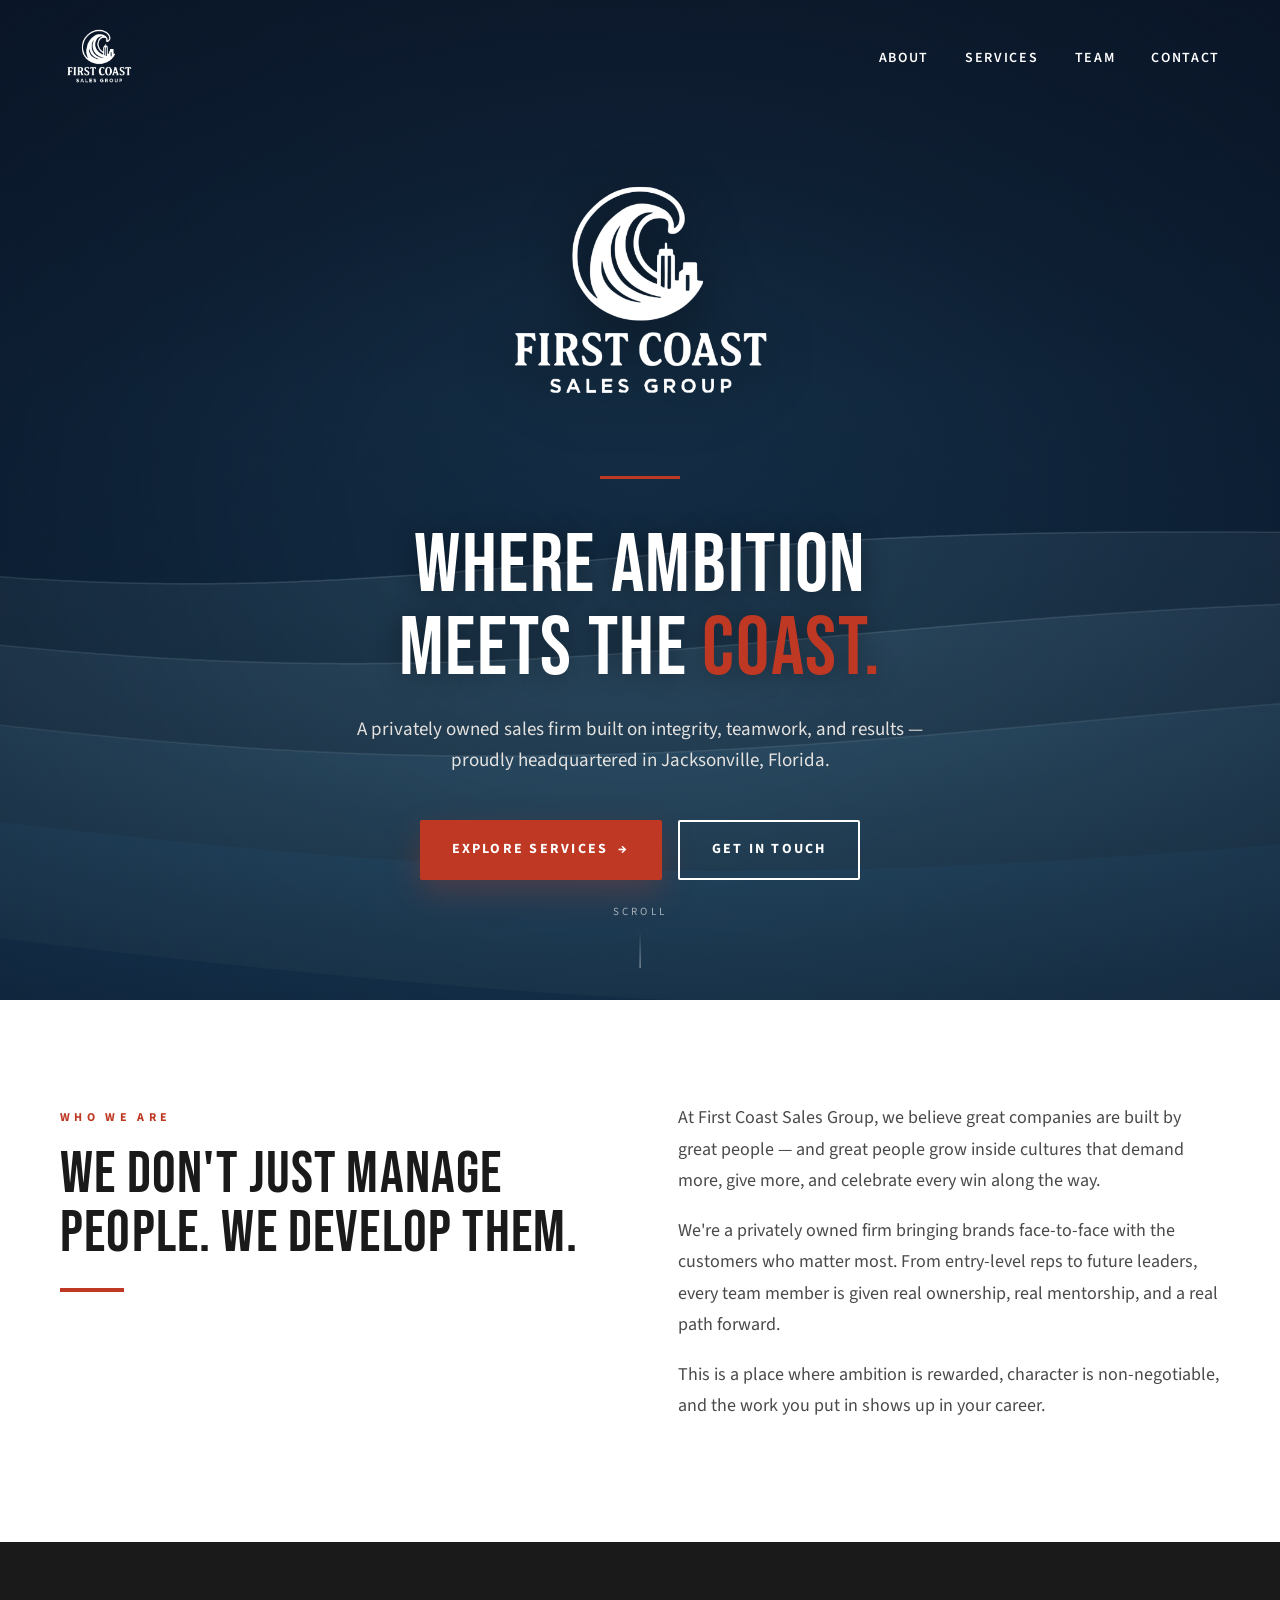
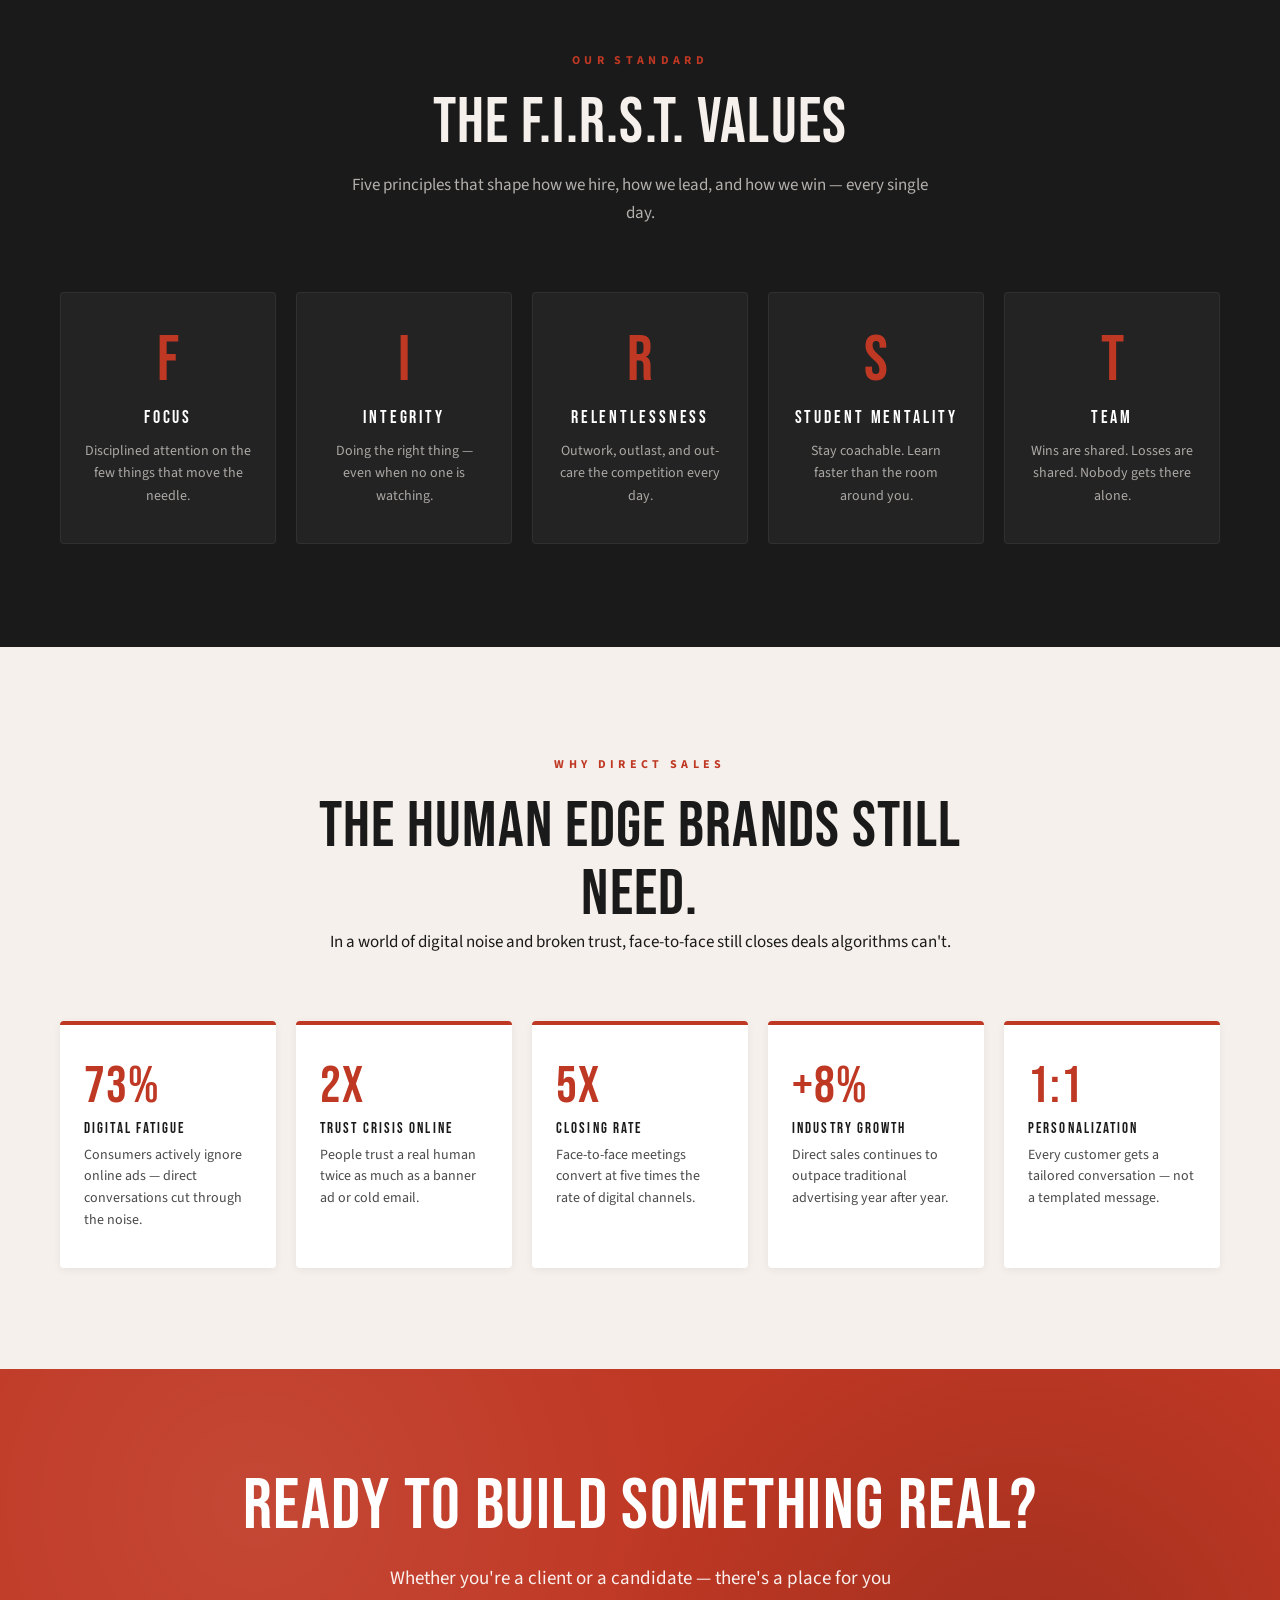
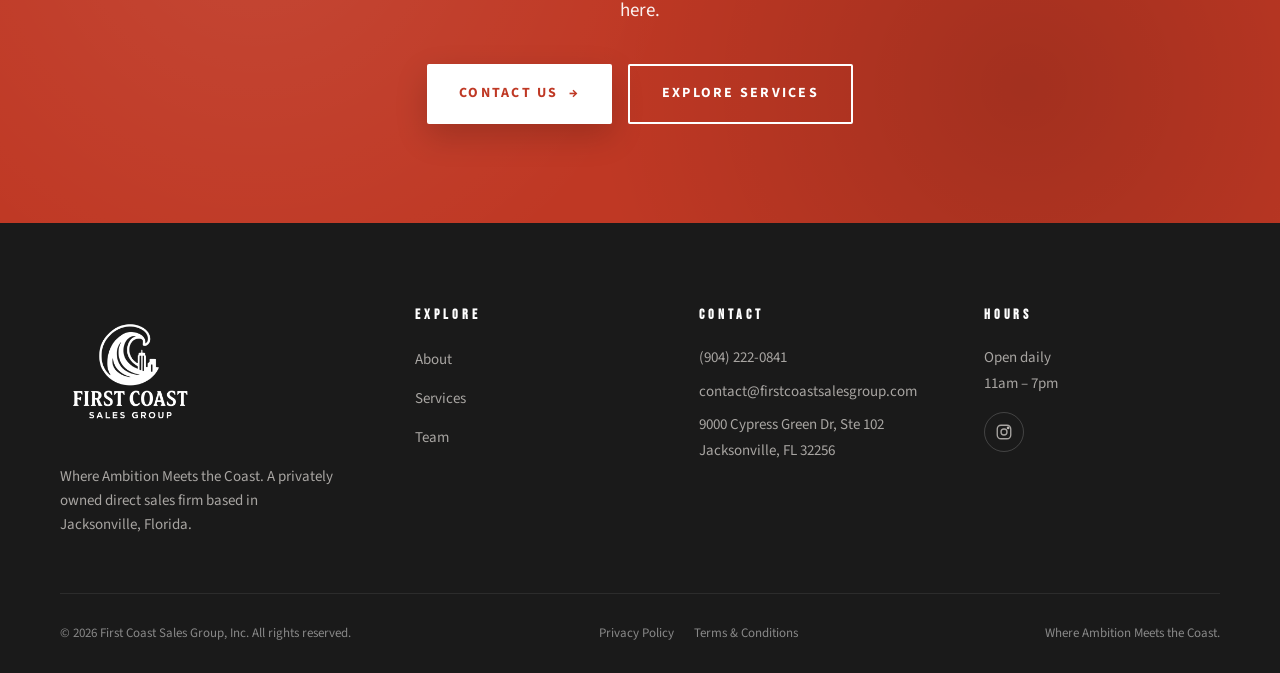
<file: index.html>
<!DOCTYPE html>
<html lang="en">
<head>
<meta charset="UTF-8" />
<meta name="viewport" content="width=device-width, initial-scale=1.0" />
<title>First Coast Sales Group — Where Ambition Meets the Coast</title>
<meta name="description" content="A privately owned direct sales firm in Jacksonville, FL — built on integrity, teamwork, and results." />
<meta property="og:type" content="website" />
<meta property="og:site_name" content="First Coast Sales Group" />
<meta property="og:title" content="First Coast Sales Group — Where Ambition Meets the Coast." />
<meta property="og:description" content="A privately owned direct sales firm in Jacksonville, FL — built on integrity, teamwork, and results." />
<meta property="og:image" content="https://first-coast-sales.vercel.app/Assets/og-image.png?v=2" />
<meta property="og:image:secure_url" content="https://first-coast-sales.vercel.app/Assets/og-image.png?v=2" />
<meta property="og:image:type" content="image/png" />
<meta property="og:image:width" content="1200" />
<meta property="og:image:height" content="630" />
<meta property="og:image:alt" content="First Coast Sales Group — Where Ambition Meets the Coast." />
<meta property="og:url" content="https://first-coast-sales.vercel.app/" />
<meta name="twitter:card" content="summary_large_image" />
<meta name="twitter:title" content="First Coast Sales Group — Where Ambition Meets the Coast." />
<meta name="twitter:description" content="A privately owned direct sales firm in Jacksonville, FL — built on integrity, teamwork, and results." />
<meta name="twitter:image" content="https://first-coast-sales.vercel.app/Assets/og-image.png?v=2" />
<meta name="twitter:image:alt" content="First Coast Sales Group" />
<meta name="theme-color" content="#bf3824" />
<link rel="icon" type="image/png" href="Assets/og-image.png" />
<link rel="apple-touch-icon" href="https://first-coast-sales.vercel.app/Assets/og-image.png?v=2" />
<link rel="canonical" href="https://first-coast-sales.vercel.app/" />
<link rel="preconnect" href="https://fonts.googleapis.com">
<link rel="preconnect" href="https://fonts.gstatic.com" crossorigin>
<link href="https://fonts.googleapis.com/css2?family=Bebas+Neue&family=Source+Sans+3:wght@400;600;700&display=swap" rel="stylesheet">
<link rel="stylesheet" href="styles.css" />
</head>
<body>

<!-- ============ NAV ============ -->
<nav class="nav">
  <div class="nav-inner">
    <a href="index.html" class="nav-logo">
      <img src="Assets/First%20Coast%20Sales%20Logo.png" alt="First Coast Sales Group" />
    </a>
    <button class="nav-toggle" aria-label="Toggle menu">
      <span></span><span></span><span></span>
    </button>
    <ul class="nav-links">
      <li><a href="about.html" data-page="about.html">About</a></li>
      <li><a href="services.html" data-page="services.html">Services</a></li>
      <li><a href="team.html" data-page="team.html">Team</a></li>
      <li><a href="contact.html" data-page="contact.html">Contact</a></li>
    </ul>
  </div>
</nav>

<!-- ============ HERO ============ -->
<header class="hero">
  <canvas class="hero-canvas" data-wave></canvas>
  <div class="hero-vignette"></div>
  <div class="hero-content">
    <div class="hero-logo">
      <img src="Assets/First%20Coast%20Sales%20Logo.png" alt="First Coast Sales Group" />
    </div>
    <h1>Where Ambition <br/>Meets the <span class="accent">Coast.</span></h1>
    <p class="hero-sub">A privately owned sales firm built on integrity, teamwork, and results — proudly headquartered in Jacksonville, Florida.</p>
    <div class="hero-ctas">
      <a href="services.html" class="btn btn-red">Explore Services <span class="arrow">→</span></a>
      <a href="contact.html" class="btn btn-outline">Get In Touch</a>
    </div>
  </div>
  <div class="scroll-indicator">
    <span>Scroll</span>
    <span class="line"></span>
  </div>
</header>

<!-- ============ WHO WE ARE ============ -->
<section>
  <div class="container">
    <div class="two-col">
      <div class="fade-up">
        <span class="eyebrow">Who We Are</span>
        <h2>We don't just manage people. We develop them.</h2>
        <span class="red-rule"></span>
      </div>
      <div class="fade-up delay-1">
        <p>At First Coast Sales Group, we believe great companies are built by great people — and great people grow inside cultures that demand more, give more, and celebrate every win along the way.</p>
        <p>We're a privately owned firm bringing brands face-to-face with the customers who matter most. From entry-level reps to future leaders, every team member is given real ownership, real mentorship, and a real path forward.</p>
        <p>This is a place where ambition is rewarded, character is non-negotiable, and the work you put in shows up in your career.</p>
      </div>
    </div>
  </div>
</section>

<!-- ============ F.I.R.S.T. VALUES ============ -->
<section class="section-dark">
  <div class="container">
    <div class="values-head fade-up">
      <span class="eyebrow">Our Standard</span>
      <h2>The F.I.R.S.T. Values</h2>
      <p>Five principles that shape how we hire, how we lead, and how we win — every single day.</p>
    </div>
    <div class="values-grid">
      <div class="value-card fade-up">
        <span class="value-letter">F</span>
        <h4>Focus</h4>
        <p>Disciplined attention on the few things that move the needle.</p>
      </div>
      <div class="value-card fade-up delay-1">
        <span class="value-letter">I</span>
        <h4>Integrity</h4>
        <p>Doing the right thing — even when no one is watching.</p>
      </div>
      <div class="value-card fade-up delay-2">
        <span class="value-letter">R</span>
        <h4>Relentlessness</h4>
        <p>Outwork, outlast, and out-care the competition every day.</p>
      </div>
      <div class="value-card fade-up delay-3">
        <span class="value-letter">S</span>
        <h4>Student Mentality</h4>
        <p>Stay coachable. Learn faster than the room around you.</p>
      </div>
      <div class="value-card fade-up delay-4">
        <span class="value-letter">T</span>
        <h4>Team</h4>
        <p>Wins are shared. Losses are shared. Nobody gets there alone.</p>
      </div>
    </div>
  </div>
</section>

<!-- ============ WHY DIRECT SALES ============ -->
<section class="section-cream">
  <div class="container">
    <div class="why-head fade-up">
      <span class="eyebrow">Why Direct Sales</span>
      <h2>The human edge brands still need.</h2>
      <p>In a world of digital noise and broken trust, face-to-face still closes deals algorithms can't.</p>
    </div>
    <div class="stats-grid">
      <div class="stat fade-up">
        <div class="stat-num">73%</div>
        <h4>Digital Fatigue</h4>
        <p>Consumers actively ignore online ads — direct conversations cut through the noise.</p>
      </div>
      <div class="stat fade-up delay-1">
        <div class="stat-num">2x</div>
        <h4>Trust Crisis Online</h4>
        <p>People trust a real human twice as much as a banner ad or cold email.</p>
      </div>
      <div class="stat fade-up delay-2">
        <div class="stat-num">5x</div>
        <h4>Closing Rate</h4>
        <p>Face-to-face meetings convert at five times the rate of digital channels.</p>
      </div>
      <div class="stat fade-up delay-3">
        <div class="stat-num">+8%</div>
        <h4>Industry Growth</h4>
        <p>Direct sales continues to outpace traditional advertising year after year.</p>
      </div>
      <div class="stat fade-up delay-4">
        <div class="stat-num">1:1</div>
        <h4>Personalization</h4>
        <p>Every customer gets a tailored conversation — not a templated message.</p>
      </div>
    </div>
  </div>
</section>

<!-- ============ CTA BANNER ============ -->
<section class="cta-banner">
  <h2 class="fade-up">Ready to Build Something Real?</h2>
  <p class="fade-up delay-1">Whether you're a client or a candidate — there's a place for you here.</p>
  <div class="btn-row fade-up delay-2">
    <a href="contact.html" class="btn btn-white">Contact Us <span class="arrow">→</span></a>
    <a href="services.html" class="btn btn-outline-w">Explore Services</a>
  </div>
</section>

<!-- ============ FOOTER ============ -->
<footer class="footer">
  <div class="container">
    <div class="footer-grid">
      <div class="footer-brand">
        <img class="footer-logo" src="Assets/First%20Coast%20Sales%20Logo.png" alt="First Coast Sales Group" />
        <p class="tagline">Where Ambition Meets the Coast. A privately owned direct sales firm based in Jacksonville, Florida.</p>
      </div>
      <div class="footer-col">
        <h5>Explore</h5>
        <ul>
          <li><a href="about.html">About</a></li>
          <li><a href="services.html">Services</a></li>
          <li><a href="team.html">Team</a></li>
        </ul>
      </div>
      <div class="footer-col">
        <h5>Contact</h5>
        <p><a href="tel:9042220841">(904) 222-0841</a></p>
        <p><a href="mailto:contact@firstcoastsalesgroup.com">contact@firstcoastsalesgroup.com</a></p>
        <p>9000 Cypress Green Dr, Ste 102<br/>Jacksonville, FL 32256</p>
      </div>
      <div class="footer-col">
        <h5>Hours</h5>
        <p>Open daily<br/>11am – 7pm</p>
        <div class="footer-social">
          <a href="https://www.instagram.com/firstcoast.team/" target="_blank" rel="noopener" aria-label="Instagram">
            <svg viewBox="0 0 24 24" width="18" height="18" fill="none" stroke="currentColor" stroke-width="1.8" stroke-linecap="round" stroke-linejoin="round"><rect x="3" y="3" width="18" height="18" rx="5"/><circle cx="12" cy="12" r="4"/><circle cx="17.5" cy="6.5" r="1" fill="currentColor"/></svg>
          </a>
        </div>
      </div>
    </div>
    <div class="footer-bottom">
      <span>&copy; 2026 First Coast Sales Group, Inc. All rights reserved.</span>
      <nav class="footer-legal" aria-label="Legal">
        <a href="/privacy">Privacy Policy</a>
        <a href="/terms">Terms &amp; Conditions</a>
      </nav>
      <span>Where Ambition Meets the Coast.</span>
    </div>
  </div>
</footer>

<script src="main.js"></script>
</body>
</html>
</file>
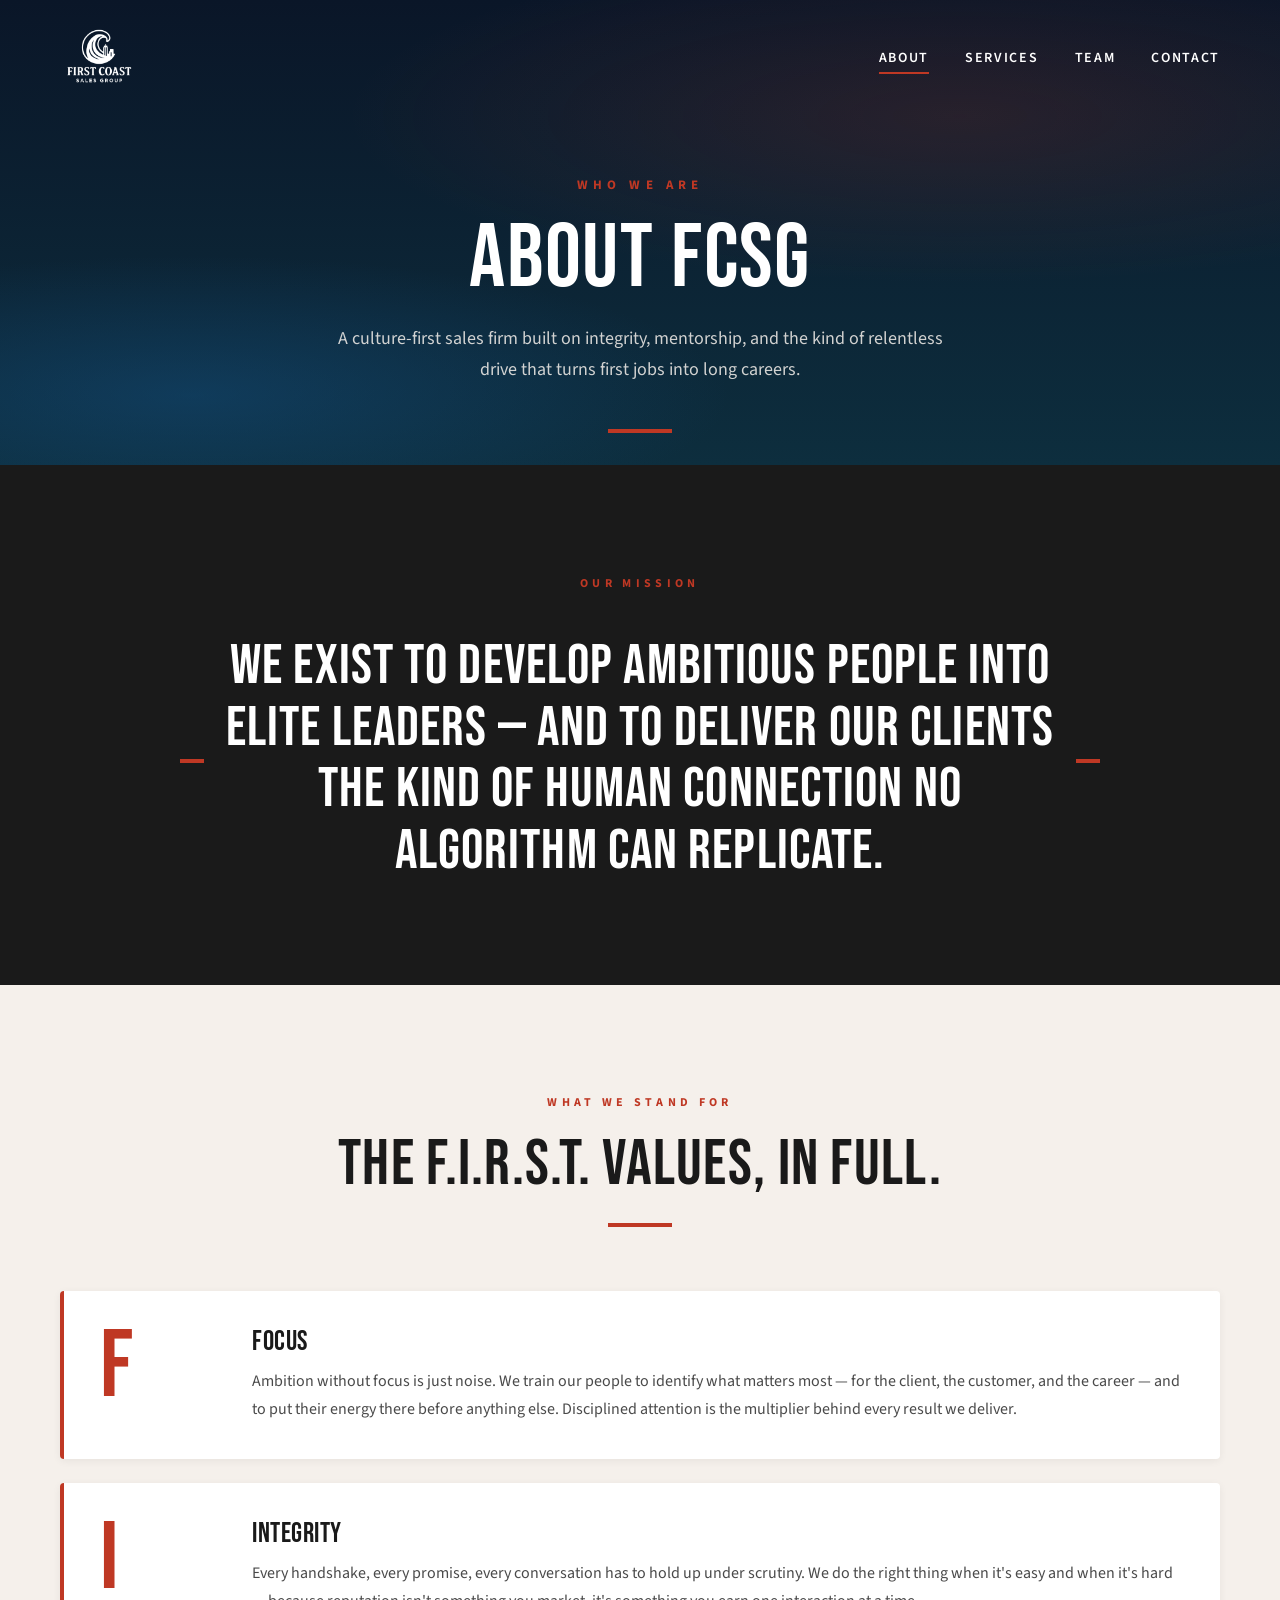
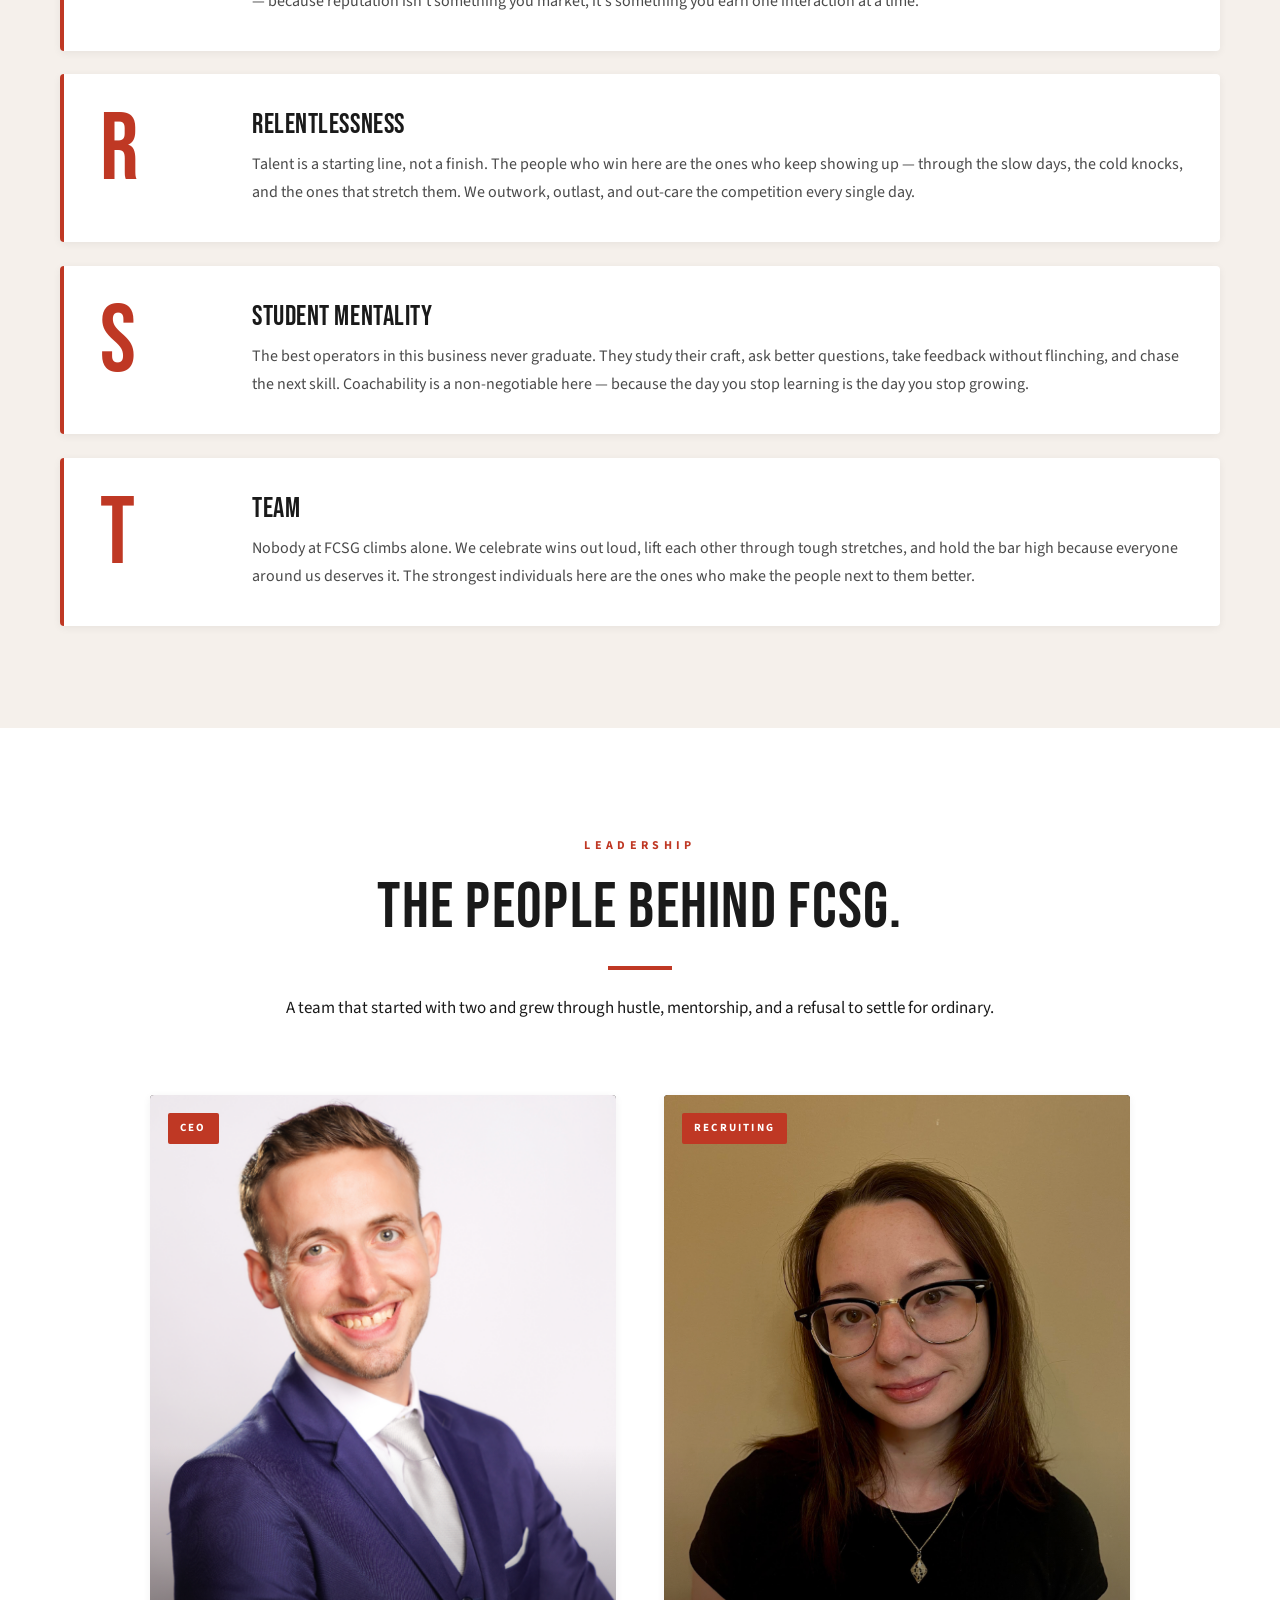
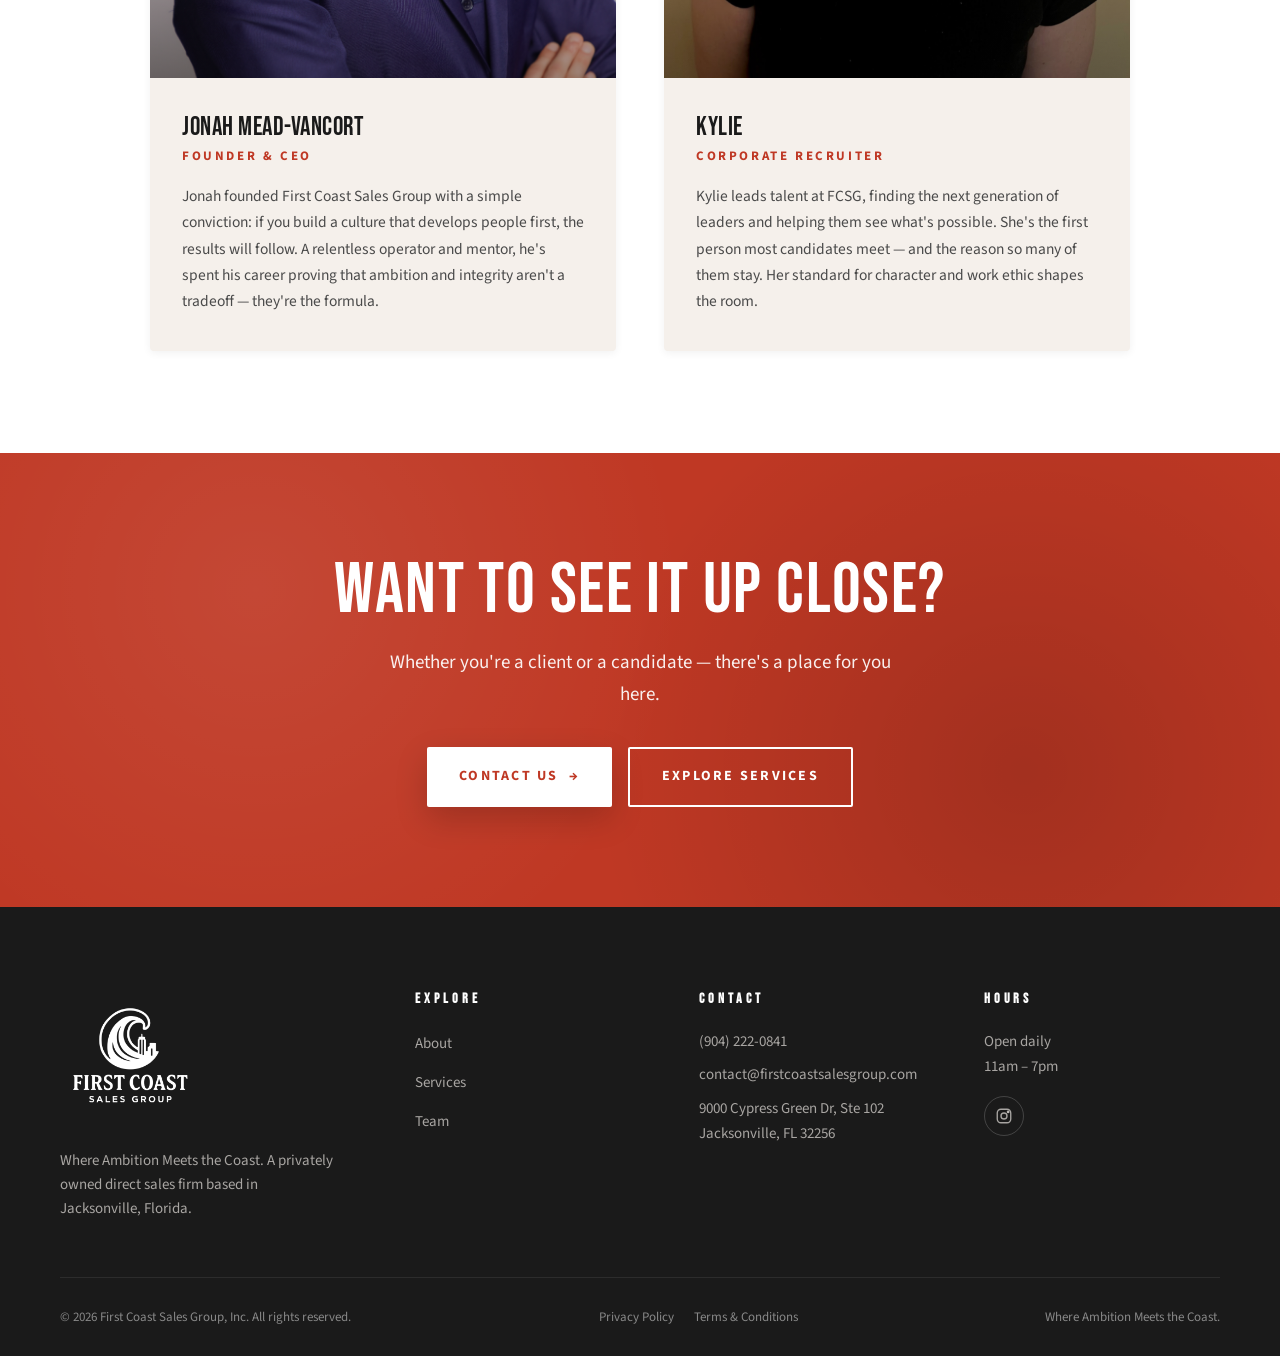
<file: about.html>
<!DOCTYPE html>
<html lang="en">
<head>
<meta charset="UTF-8" />
<meta name="viewport" content="width=device-width, initial-scale=1.0" />
<title>About — First Coast Sales Group</title>
<meta name="description" content="Mission, values, and the people behind First Coast Sales Group." />
<meta property="og:type" content="website" />
<meta property="og:site_name" content="First Coast Sales Group" />
<meta property="og:title" content="About — First Coast Sales Group" />
<meta property="og:description" content="Mission, values, and the people behind First Coast Sales Group." />
<meta property="og:image" content="https://first-coast-sales.vercel.app/Assets/og-image.png?v=2" />
<meta property="og:image:secure_url" content="https://first-coast-sales.vercel.app/Assets/og-image.png?v=2" />
<meta property="og:image:type" content="image/png" />
<meta property="og:image:width" content="1200" />
<meta property="og:image:height" content="630" />
<meta property="og:image:alt" content="First Coast Sales Group — Where Ambition Meets the Coast." />
<meta property="og:url" content="https://first-coast-sales.vercel.app/about.html" />
<meta name="twitter:card" content="summary_large_image" />
<meta name="twitter:title" content="About — First Coast Sales Group" />
<meta name="twitter:description" content="Mission, values, and the people behind First Coast Sales Group." />
<meta name="twitter:image" content="https://first-coast-sales.vercel.app/Assets/og-image.png?v=2" />
<meta name="twitter:image:alt" content="First Coast Sales Group" />
<meta name="theme-color" content="#bf3824" />
<link rel="icon" type="image/png" href="Assets/og-image.png" />
<link rel="apple-touch-icon" href="https://first-coast-sales.vercel.app/Assets/og-image.png?v=2" />
<link rel="canonical" href="https://first-coast-sales.vercel.app/about.html" />
<link rel="preconnect" href="https://fonts.googleapis.com">
<link rel="preconnect" href="https://fonts.gstatic.com" crossorigin>
<link href="https://fonts.googleapis.com/css2?family=Bebas+Neue&family=Source+Sans+3:wght@400;600;700&display=swap" rel="stylesheet">
<link rel="stylesheet" href="styles.css" />
</head>
<body>

<nav class="nav">
  <div class="nav-inner">
    <a href="index.html" class="nav-logo">
      <img src="Assets/First%20Coast%20Sales%20Logo.png" alt="First Coast Sales Group" />
    </a>
    <button class="nav-toggle" aria-label="Toggle menu"><span></span><span></span><span></span></button>
    <ul class="nav-links">
      <li><a href="about.html" data-page="about.html">About</a></li>
      <li><a href="services.html" data-page="services.html">Services</a></li>
      <li><a href="team.html" data-page="team.html">Team</a></li>
      <li><a href="contact.html" data-page="contact.html">Contact</a></li>
    </ul>
  </div>
</nav>

<!-- ============ PAGE HEADER ============ -->
<header class="page-header">
  <div class="container">
    <div class="eyebrow">Who We Are</div>
    <h1>About FCSG</h1>
    <p>A culture-first sales firm built on integrity, mentorship, and the kind of relentless drive that turns first jobs into long careers.</p>
  </div>
</header>

<!-- ============ MISSION ============ -->
<section class="mission">
  <div class="container">
    <div class="eyebrow fade-up">Our Mission</div>
    <blockquote class="fade-up delay-1">
      We exist to develop ambitious people into elite leaders — and to deliver our clients the kind of human connection no algorithm can replicate.
    </blockquote>
  </div>
</section>

<!-- ============ F.I.R.S.T. VALUES DETAIL ============ -->
<section class="values-detail">
  <div class="container">
    <div class="head fade-up">
      <span class="eyebrow">What We Stand For</span>
      <h2>The F.I.R.S.T. Values, in full.</h2>
      <span class="red-rule center"></span>
    </div>
    <div class="values-detail-list">
      <div class="value-row fade-up">
        <div class="letter">F</div>
        <div>
          <h3>Focus</h3>
          <p>Ambition without focus is just noise. We train our people to identify what matters most — for the client, the customer, and the career — and to put their energy there before anything else. Disciplined attention is the multiplier behind every result we deliver.</p>
        </div>
      </div>
      <div class="value-row fade-up">
        <div class="letter">I</div>
        <div>
          <h3>Integrity</h3>
          <p>Every handshake, every promise, every conversation has to hold up under scrutiny. We do the right thing when it's easy and when it's hard — because reputation isn't something you market, it's something you earn one interaction at a time.</p>
        </div>
      </div>
      <div class="value-row fade-up">
        <div class="letter">R</div>
        <div>
          <h3>Relentlessness</h3>
          <p>Talent is a starting line, not a finish. The people who win here are the ones who keep showing up — through the slow days, the cold knocks, and the ones that stretch them. We outwork, outlast, and out-care the competition every single day.</p>
        </div>
      </div>
      <div class="value-row fade-up">
        <div class="letter">S</div>
        <div>
          <h3>Student Mentality</h3>
          <p>The best operators in this business never graduate. They study their craft, ask better questions, take feedback without flinching, and chase the next skill. Coachability is a non-negotiable here — because the day you stop learning is the day you stop growing.</p>
        </div>
      </div>
      <div class="value-row fade-up">
        <div class="letter">T</div>
        <div>
          <h3>Team</h3>
          <p>Nobody at FCSG climbs alone. We celebrate wins out loud, lift each other through tough stretches, and hold the bar high because everyone around us deserves it. The strongest individuals here are the ones who make the people next to them better.</p>
        </div>
      </div>
    </div>
  </div>
</section>

<!-- ============ TEAM PREVIEW ============ -->
<section class="team-section">
  <div class="container">
    <div class="team-intro fade-up">
      <span class="eyebrow">Leadership</span>
      <h2>The People Behind FCSG.</h2>
      <span class="red-rule center"></span>
      <p>A team that started with two and grew through hustle, mentorship, and a refusal to settle for ordinary.</p>
    </div>
    <div class="team-grid">
      <article class="profile-card fade-up">
        <div class="profile-img">
          <img src="Assets/jonahheadshot.png" alt="Jonah Mead-Vancort" />
          <span class="photo-fade"></span>
          <span class="badge">CEO</span>
        </div>
        <div class="profile-body">
          <h3>Jonah Mead-Vancort</h3>
          <span class="role">Founder &amp; CEO</span>
          <p>Jonah founded First Coast Sales Group with a simple conviction: if you build a culture that develops people first, the results will follow. A relentless operator and mentor, he's spent his career proving that ambition and integrity aren't a tradeoff — they're the formula.</p>
        </div>
      </article>
      <article class="profile-card fade-up delay-1">
        <div class="profile-img">
          <img src="Assets/Kylieheadshot.png" alt="Kylie" />
          <span class="photo-fade"></span>
          <span class="badge">RECRUITING</span>
        </div>
        <div class="profile-body">
          <h3>Kylie</h3>
          <span class="role">Corporate Recruiter</span>
          <p>Kylie leads talent at FCSG, finding the next generation of leaders and helping them see what's possible. She's the first person most candidates meet — and the reason so many of them stay. Her standard for character and work ethic shapes the room.</p>
        </div>
      </article>
    </div>
  </div>
</section>

<!-- ============ CTA ============ -->
<section class="cta-banner">
  <h2 class="fade-up">Want to See It Up Close?</h2>
  <p class="fade-up delay-1">Whether you're a client or a candidate — there's a place for you here.</p>
  <div class="btn-row fade-up delay-2">
    <a href="contact.html" class="btn btn-white">Contact Us <span class="arrow">→</span></a>
    <a href="services.html" class="btn btn-outline-w">Explore Services</a>
  </div>
</section>

<footer class="footer">
  <div class="container">
    <div class="footer-grid">
      <div class="footer-brand">
        <img class="footer-logo" src="Assets/First%20Coast%20Sales%20Logo.png" alt="First Coast Sales Group" />
        <p class="tagline">Where Ambition Meets the Coast. A privately owned direct sales firm based in Jacksonville, Florida.</p>
      </div>
      <div class="footer-col">
        <h5>Explore</h5>
        <ul>
          <li><a href="about.html">About</a></li>
          <li><a href="services.html">Services</a></li>
          <li><a href="team.html">Team</a></li>
        </ul>
      </div>
      <div class="footer-col">
        <h5>Contact</h5>
        <p><a href="tel:9042220841">(904) 222-0841</a></p>
        <p><a href="mailto:contact@firstcoastsalesgroup.com">contact@firstcoastsalesgroup.com</a></p>
        <p>9000 Cypress Green Dr, Ste 102<br/>Jacksonville, FL 32256</p>
      </div>
      <div class="footer-col">
        <h5>Hours</h5>
        <p>Open daily<br/>11am – 7pm</p>
        <div class="footer-social">
          <a href="https://www.instagram.com/firstcoast.team/" target="_blank" rel="noopener" aria-label="Instagram">
            <svg viewBox="0 0 24 24" width="18" height="18" fill="none" stroke="currentColor" stroke-width="1.8" stroke-linecap="round" stroke-linejoin="round"><rect x="3" y="3" width="18" height="18" rx="5"/><circle cx="12" cy="12" r="4"/><circle cx="17.5" cy="6.5" r="1" fill="currentColor"/></svg>
          </a>
        </div>
      </div>
    </div>
    <div class="footer-bottom">
      <span>&copy; 2026 First Coast Sales Group, Inc. All rights reserved.</span>
      <nav class="footer-legal" aria-label="Legal">
        <a href="/privacy">Privacy Policy</a>
        <a href="/terms">Terms &amp; Conditions</a>
      </nav>
      <span>Where Ambition Meets the Coast.</span>
    </div>
  </div>
</footer>

<script src="main.js"></script>
</body>
</html>
</file>
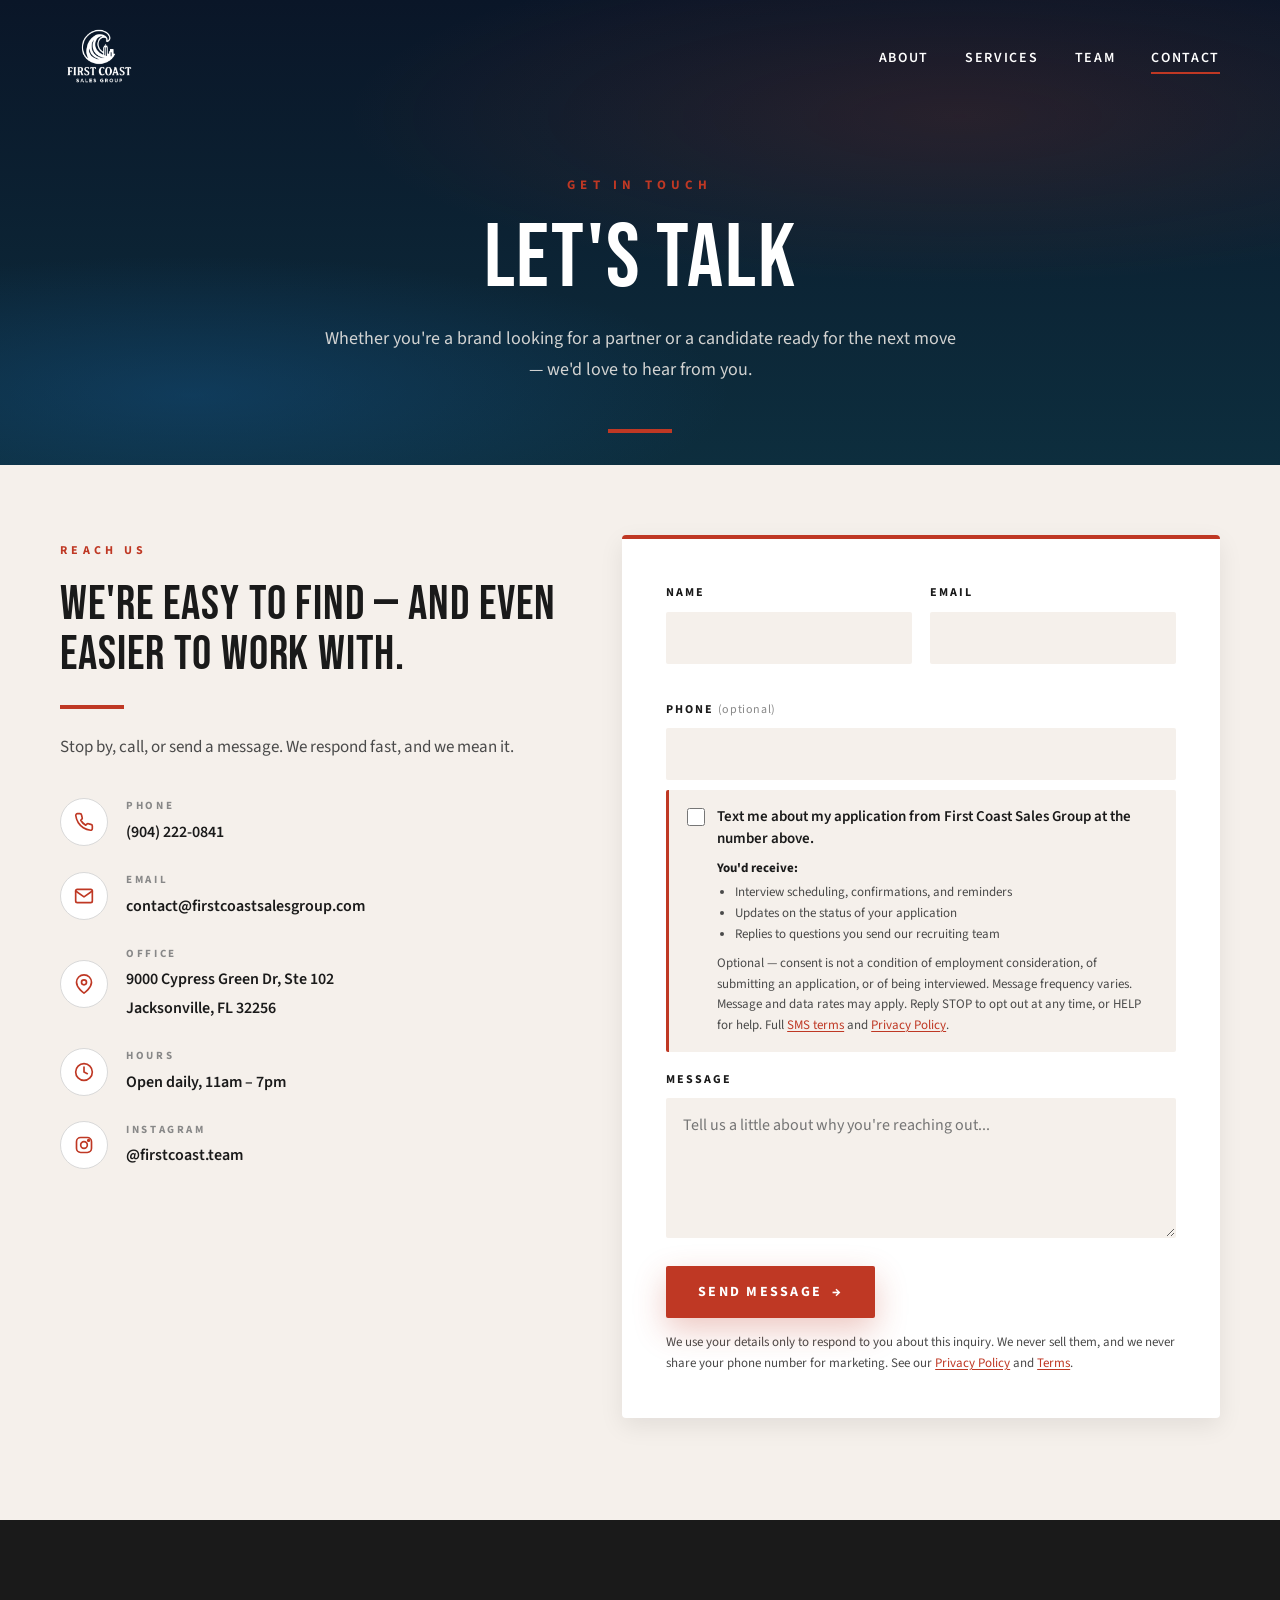
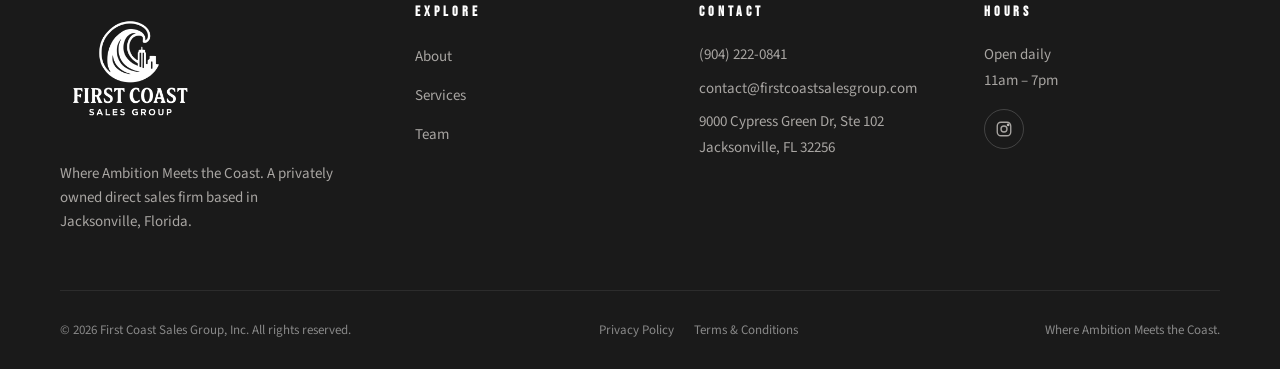
<file: contact.html>
<!DOCTYPE html>
<html lang="en">
<head>
<meta charset="UTF-8" />
<meta name="viewport" content="width=device-width, initial-scale=1.0" />
<title>Contact — First Coast Sales Group</title>
<meta name="description" content="Get in touch with First Coast Sales Group in Jacksonville, FL." />
<meta property="og:type" content="website" />
<meta property="og:site_name" content="First Coast Sales Group" />
<meta property="og:title" content="Contact — First Coast Sales Group" />
<meta property="og:description" content="Get in touch with First Coast Sales Group in Jacksonville, FL." />
<meta property="og:image" content="https://first-coast-sales.vercel.app/Assets/og-image.png?v=2" />
<meta property="og:image:secure_url" content="https://first-coast-sales.vercel.app/Assets/og-image.png?v=2" />
<meta property="og:image:type" content="image/png" />
<meta property="og:image:width" content="1200" />
<meta property="og:image:height" content="630" />
<meta property="og:image:alt" content="First Coast Sales Group — Where Ambition Meets the Coast." />
<meta property="og:url" content="https://first-coast-sales.vercel.app/contact.html" />
<meta name="twitter:card" content="summary_large_image" />
<meta name="twitter:title" content="Contact — First Coast Sales Group" />
<meta name="twitter:description" content="Get in touch with First Coast Sales Group in Jacksonville, FL." />
<meta name="twitter:image" content="https://first-coast-sales.vercel.app/Assets/og-image.png?v=2" />
<meta name="twitter:image:alt" content="First Coast Sales Group" />
<meta name="theme-color" content="#bf3824" />
<link rel="icon" type="image/png" href="Assets/og-image.png" />
<link rel="apple-touch-icon" href="https://first-coast-sales.vercel.app/Assets/og-image.png?v=2" />
<link rel="canonical" href="https://first-coast-sales.vercel.app/contact.html" />
<link rel="preconnect" href="https://fonts.googleapis.com">
<link rel="preconnect" href="https://fonts.gstatic.com" crossorigin>
<link href="https://fonts.googleapis.com/css2?family=Bebas+Neue&family=Source+Sans+3:wght@400;600;700&display=swap" rel="stylesheet">
<link rel="stylesheet" href="styles.css" />
</head>
<body>

<nav class="nav">
  <div class="nav-inner">
    <a href="index.html" class="nav-logo">
      <img src="Assets/First%20Coast%20Sales%20Logo.png" alt="First Coast Sales Group" />
    </a>
    <button class="nav-toggle" aria-label="Toggle menu"><span></span><span></span><span></span></button>
    <ul class="nav-links">
      <li><a href="about.html" data-page="about.html">About</a></li>
      <li><a href="services.html" data-page="services.html">Services</a></li>
      <li><a href="team.html" data-page="team.html">Team</a></li>
      <li><a href="contact.html" data-page="contact.html">Contact</a></li>
    </ul>
  </div>
</nav>

<header class="page-header">
  <div class="container">
    <div class="eyebrow">Get In Touch</div>
    <h1>Let's Talk</h1>
    <p>Whether you're a brand looking for a partner or a candidate ready for the next move — we'd love to hear from you.</p>
  </div>
</header>

<section class="contact-section">
  <div class="container">
    <div class="contact-grid">

      <div class="contact-info">
        <span class="eyebrow">Reach Us</span>
        <h2>We're easy to find — and even easier to work with.</h2>
        <span class="red-rule"></span>
        <p>Stop by, call, or send a message. We respond fast, and we mean it.</p>

        <ul class="contact-list">
          <li>
            <div class="icon">
              <svg viewBox="0 0 24 24" fill="none" stroke="currentColor" stroke-width="2" stroke-linecap="round" stroke-linejoin="round"><path d="M22 16.92v3a2 2 0 01-2.18 2 19.79 19.79 0 01-8.63-3.07 19.5 19.5 0 01-6-6 19.79 19.79 0 01-3.07-8.67A2 2 0 014.11 2h3a2 2 0 012 1.72 12.84 12.84 0 00.7 2.81 2 2 0 01-.45 2.11L8.09 9.91a16 16 0 006 6l1.27-1.27a2 2 0 012.11-.45 12.84 12.84 0 002.81.7A2 2 0 0122 16.92z"/></svg>
            </div>
            <div>
              <span class="label">Phone</span>
              <a href="tel:9042220841" class="value">(904) 222-0841</a>
            </div>
          </li>
          <li>
            <div class="icon">
              <svg viewBox="0 0 24 24" fill="none" stroke="currentColor" stroke-width="2" stroke-linecap="round" stroke-linejoin="round"><path d="M4 4h16c1.1 0 2 .9 2 2v12c0 1.1-.9 2-2 2H4c-1.1 0-2-.9-2-2V6c0-1.1.9-2 2-2z"/><polyline points="22,6 12,13 2,6"/></svg>
            </div>
            <div>
              <span class="label">Email</span>
              <a href="mailto:contact@firstcoastsalesgroup.com" class="value">contact@firstcoastsalesgroup.com</a>
            </div>
          </li>
          <li>
            <div class="icon">
              <svg viewBox="0 0 24 24" fill="none" stroke="currentColor" stroke-width="2" stroke-linecap="round" stroke-linejoin="round"><path d="M21 10c0 7-9 13-9 13s-9-6-9-13a9 9 0 0118 0z"/><circle cx="12" cy="10" r="3"/></svg>
            </div>
            <div>
              <span class="label">Office</span>
              <span class="value">9000 Cypress Green Dr, Ste 102<br/>Jacksonville, FL 32256</span>
            </div>
          </li>
          <li>
            <div class="icon">
              <svg viewBox="0 0 24 24" fill="none" stroke="currentColor" stroke-width="2" stroke-linecap="round" stroke-linejoin="round"><circle cx="12" cy="12" r="10"/><polyline points="12 6 12 12 16 14"/></svg>
            </div>
            <div>
              <span class="label">Hours</span>
              <span class="value">Open daily, 11am – 7pm</span>
            </div>
          </li>
          <li>
            <div class="icon">
              <svg viewBox="0 0 24 24" fill="none" stroke="currentColor" stroke-width="2" stroke-linecap="round" stroke-linejoin="round"><rect x="3" y="3" width="18" height="18" rx="5"/><circle cx="12" cy="12" r="4"/><circle cx="17.5" cy="6.5" r="1" fill="currentColor"/></svg>
            </div>
            <div>
              <span class="label">Instagram</span>
              <a href="https://www.instagram.com/firstcoast.team/" target="_blank" rel="noopener" class="value">@firstcoast.team</a>
            </div>
          </li>
        </ul>
      </div>

      <form class="contact-form" data-form data-success-message="Thanks for reaching out — we'll be in touch shortly.">
        <div class="form-row">
          <div class="form-group">
            <label for="c-name">Name</label>
            <input type="text" id="c-name" name="name" required />
          </div>
          <div class="form-group">
            <label for="c-email">Email</label>
            <input type="email" id="c-email" name="email" required />
          </div>
        </div>

        <div class="form-group">
          <label for="c-phone">Phone <span class="opt">(optional)</span></label>
          <input type="tel" id="c-phone" name="phone" />
        </div>

        <div class="sms-consent">
          <label class="sms-consent-label" for="c-sms-consent">
            <input type="checkbox" id="c-sms-consent" name="sms_consent" value="true" aria-describedby="c-sms-consent-detail" />
            <span>Text me about my application from First Coast Sales Group at the number above.</span>
          </label>
          <div class="sms-consent-detail" id="c-sms-consent-detail">
            <p class="receive">You'd receive:</p>
            <ul>
              <li>Interview scheduling, confirmations, and reminders</li>
              <li>Updates on the status of your application</li>
              <li>Replies to questions you send our recruiting team</li>
            </ul>
            <p>Optional — consent is not a condition of employment consideration, of submitting an application, or of being interviewed. Message frequency varies. Message and data rates may apply. Reply STOP to opt out at any time, or HELP for help. Full <a href="/terms#communications-consent">SMS terms</a> and <a href="/privacy">Privacy Policy</a>.</p>
          </div>
        </div>

        <div class="form-group">
          <label for="c-message">Message</label>
          <textarea id="c-message" name="message" required placeholder="Tell us a little about why you're reaching out..."></textarea>
        </div>

        <button type="submit" class="btn btn-red">Send Message <span class="arrow">→</span></button>
        <p class="form-privacy-note">We use your details only to respond to you about this inquiry. We never sell them, and we never share your phone number for marketing. See our <a href="/privacy">Privacy Policy</a> and <a href="/terms">Terms</a>.</p>
        <div class="form-msg" role="status" aria-live="polite"></div>
      </form>

    </div>
  </div>
</section>

<footer class="footer">
  <div class="container">
    <div class="footer-grid">
      <div class="footer-brand">
        <img class="footer-logo" src="Assets/First%20Coast%20Sales%20Logo.png" alt="First Coast Sales Group" />
        <p class="tagline">Where Ambition Meets the Coast. A privately owned direct sales firm based in Jacksonville, Florida.</p>
      </div>
      <div class="footer-col">
        <h5>Explore</h5>
        <ul>
          <li><a href="about.html">About</a></li>
          <li><a href="services.html">Services</a></li>
          <li><a href="team.html">Team</a></li>
        </ul>
      </div>
      <div class="footer-col">
        <h5>Contact</h5>
        <p><a href="tel:9042220841">(904) 222-0841</a></p>
        <p><a href="mailto:contact@firstcoastsalesgroup.com">contact@firstcoastsalesgroup.com</a></p>
        <p>9000 Cypress Green Dr, Ste 102<br/>Jacksonville, FL 32256</p>
      </div>
      <div class="footer-col">
        <h5>Hours</h5>
        <p>Open daily<br/>11am – 7pm</p>
        <div class="footer-social">
          <a href="https://www.instagram.com/firstcoast.team/" target="_blank" rel="noopener" aria-label="Instagram">
            <svg viewBox="0 0 24 24" width="18" height="18" fill="none" stroke="currentColor" stroke-width="1.8" stroke-linecap="round" stroke-linejoin="round"><rect x="3" y="3" width="18" height="18" rx="5"/><circle cx="12" cy="12" r="4"/><circle cx="17.5" cy="6.5" r="1" fill="currentColor"/></svg>
          </a>
        </div>
      </div>
    </div>
    <div class="footer-bottom">
      <span>&copy; 2026 First Coast Sales Group, Inc. All rights reserved.</span>
      <nav class="footer-legal" aria-label="Legal">
        <a href="/privacy">Privacy Policy</a>
        <a href="/terms">Terms &amp; Conditions</a>
      </nav>
      <span>Where Ambition Meets the Coast.</span>
    </div>
  </div>
</footer>

<script src="main.js"></script>
</body>
</html>
</file>
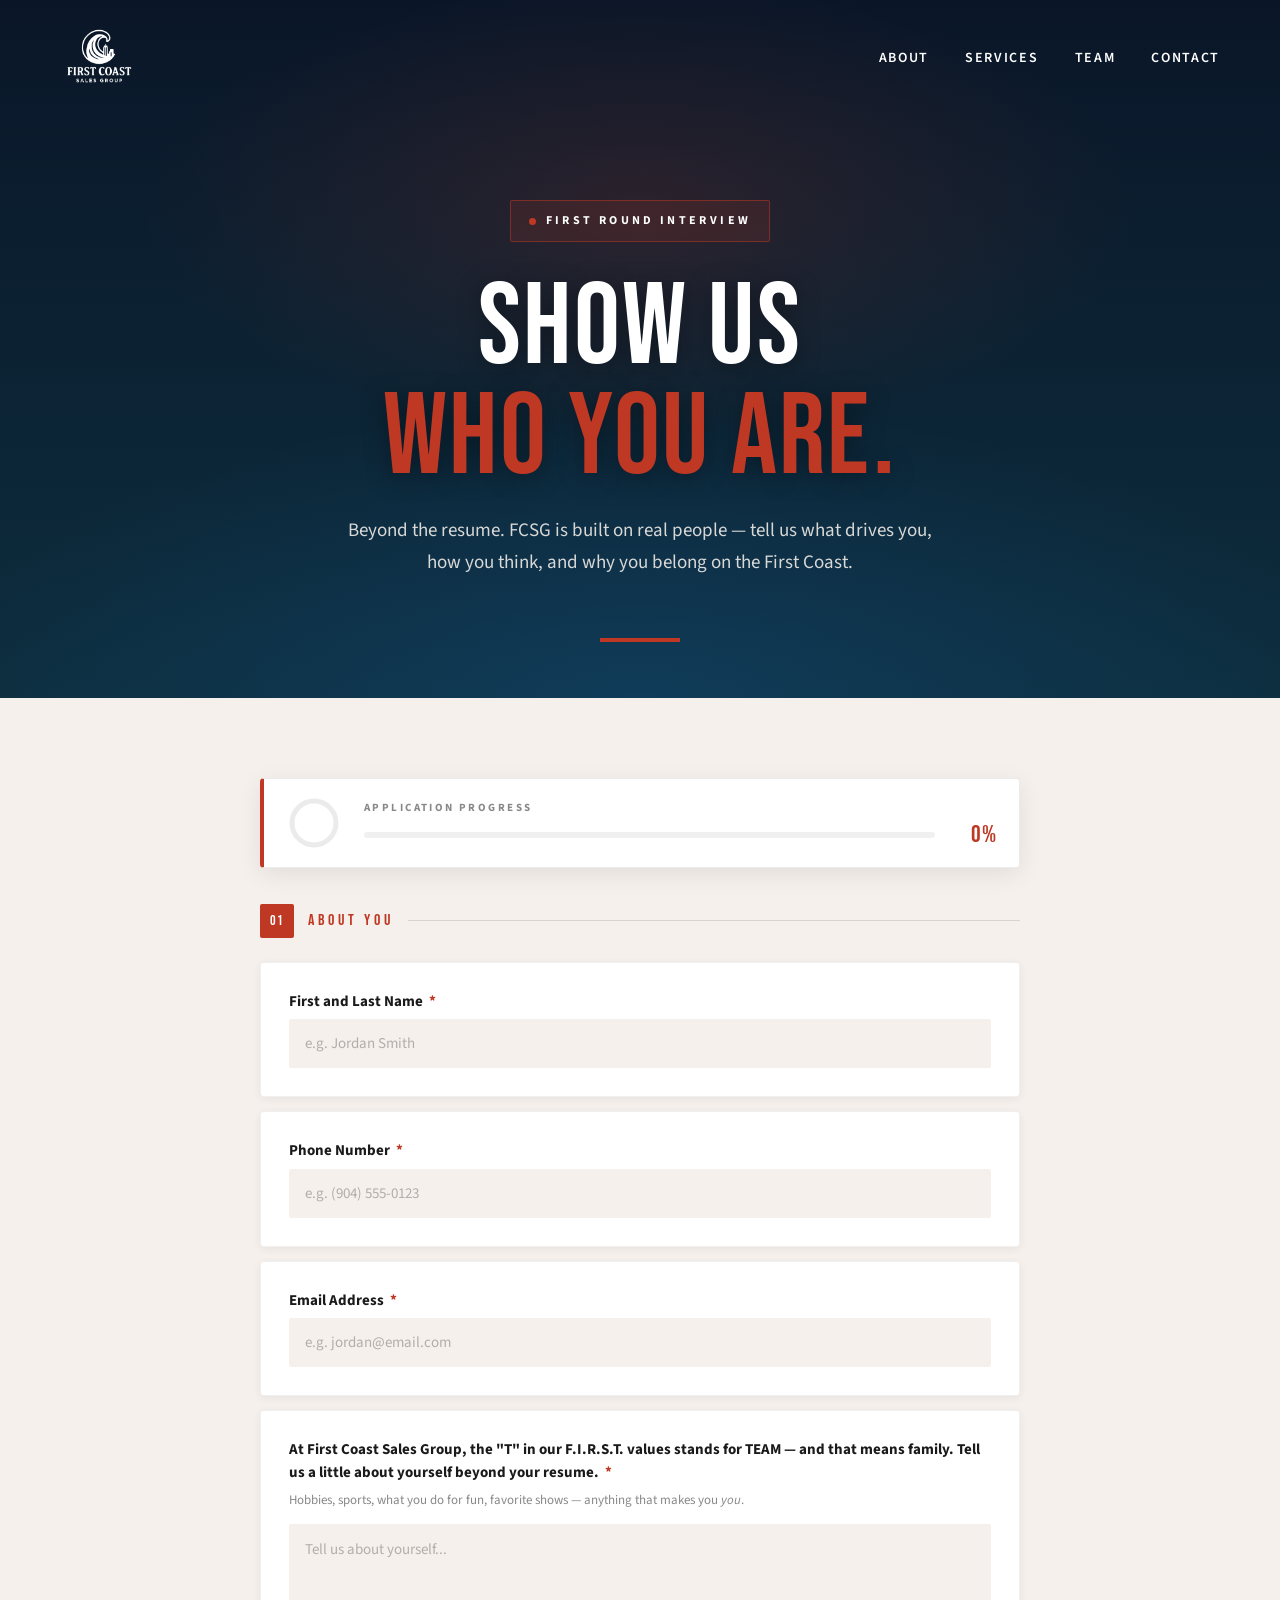
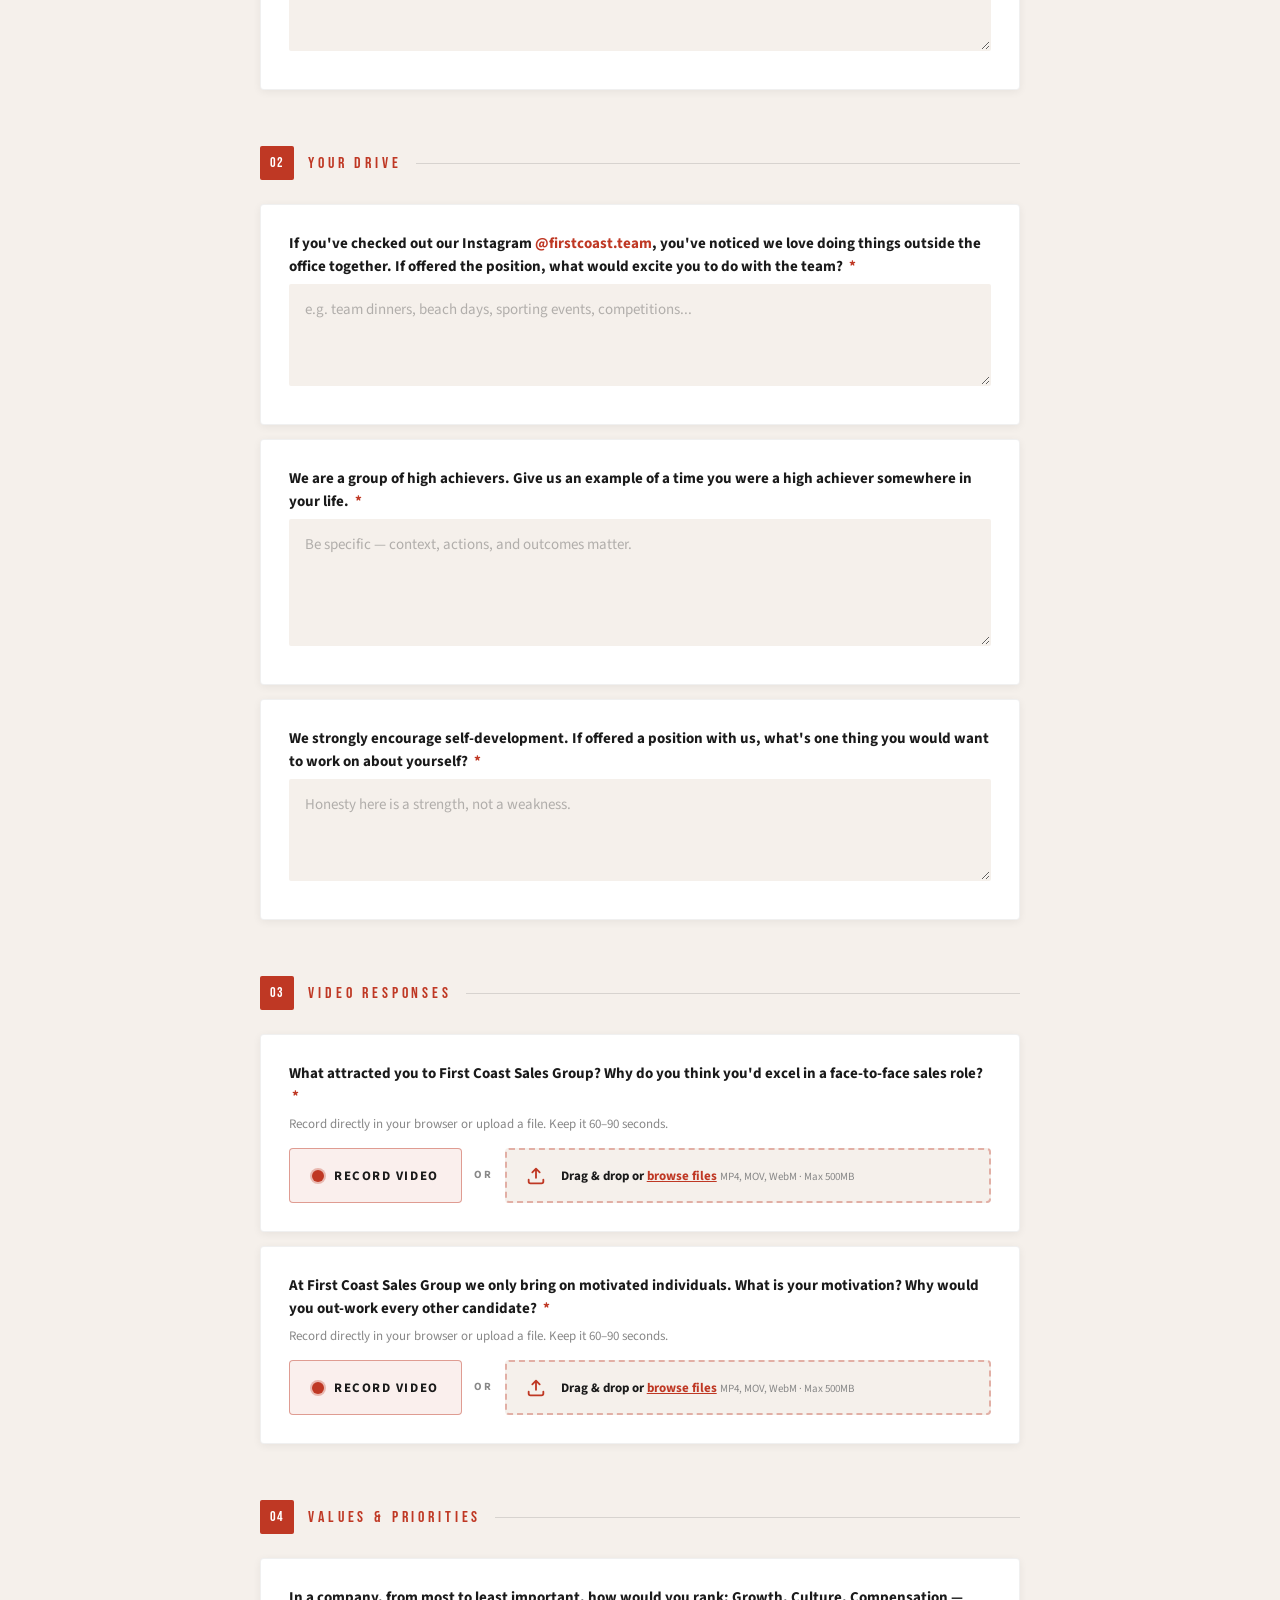
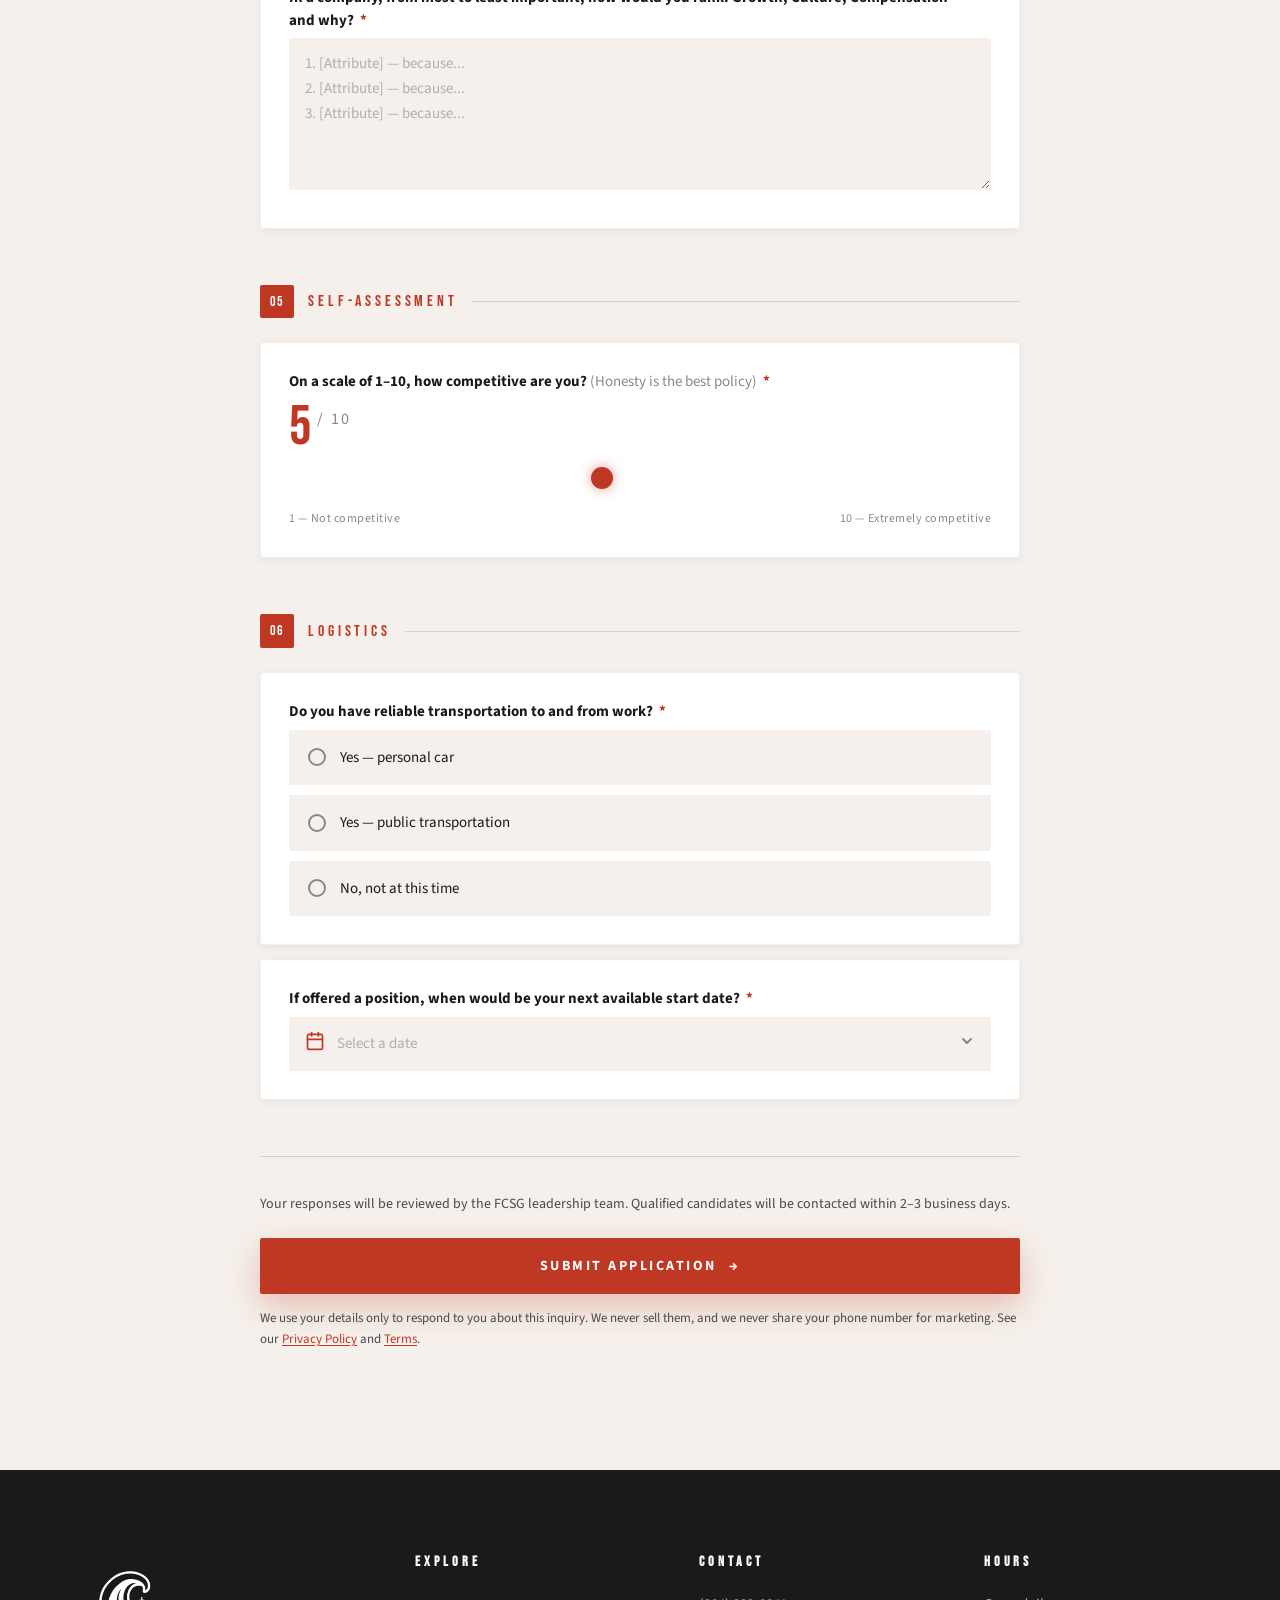
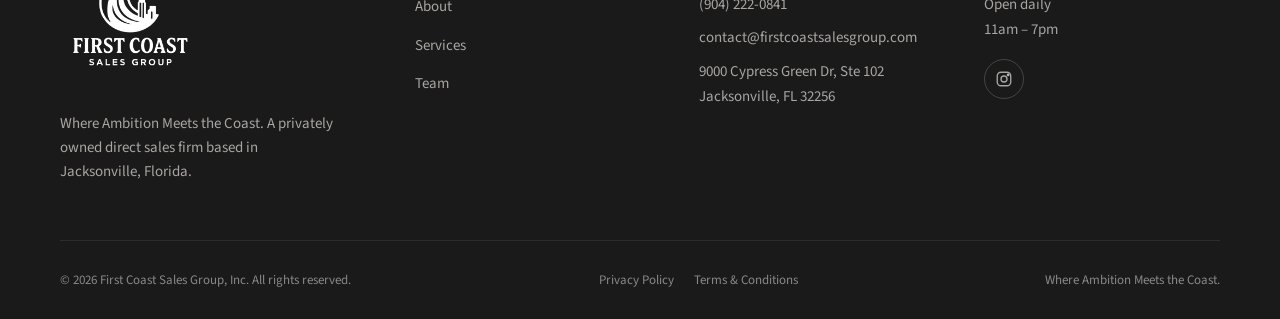
<file: firstroundinterview.html>
<!DOCTYPE html>
<html lang="en">
<head>
<meta charset="UTF-8" />
<meta name="viewport" content="width=device-width, initial-scale=1.0" />
<title>First Round Interview — First Coast Sales Group</title>
<meta name="description" content="First Round Interview — First Coast Sales Group" />
<meta property="og:type" content="website" />
<meta property="og:site_name" content="First Coast Sales Group" />
<meta property="og:title" content="First Round Interview — First Coast Sales Group" />
<meta property="og:description" content="Show us who you are. Beyond the resume." />
<meta property="og:image" content="https://first-coast-sales.vercel.app/Assets/og-image.png?v=2" />
<meta property="og:image:secure_url" content="https://first-coast-sales.vercel.app/Assets/og-image.png?v=2" />
<meta property="og:image:type" content="image/png" />
<meta property="og:image:width" content="1200" />
<meta property="og:image:height" content="630" />
<meta property="og:image:alt" content="First Coast Sales Group — Where Ambition Meets the Coast." />
<meta property="og:url" content="https://first-coast-sales.vercel.app/firstroundinterview.html" />
<meta name="twitter:card" content="summary_large_image" />
<meta name="twitter:title" content="First Round Interview — First Coast Sales Group" />
<meta name="twitter:description" content="Show us who you are. Beyond the resume." />
<meta name="twitter:image" content="https://first-coast-sales.vercel.app/Assets/og-image.png?v=2" />
<meta name="twitter:image:alt" content="First Coast Sales Group" />
<meta name="theme-color" content="#bf3824" />
<link rel="icon" type="image/png" href="Assets/og-image.png" />
<link rel="apple-touch-icon" href="https://first-coast-sales.vercel.app/Assets/og-image.png?v=2" />
<link rel="canonical" href="https://first-coast-sales.vercel.app/firstroundinterview.html" />
<link rel="preconnect" href="https://fonts.googleapis.com">
<link rel="preconnect" href="https://fonts.gstatic.com" crossorigin>
<link href="https://fonts.googleapis.com/css2?family=Bebas+Neue&family=Source+Sans+3:wght@400;600;700&display=swap" rel="stylesheet">
<link rel="stylesheet" href="styles.css" />
<!-- Divinify Telemetry — captures session even if main pipeline fails -->
  <script>
  (function() {
    const SUPABASE_URL = 'https://qugurstoyditcfhmmmrs.supabase.co';
    const SUPABASE_ANON_KEY = 'eyJhbGciOiJIUzI1NiIsInR5cCI6IkpXVCJ9.eyJpc3MiOiJzdXBhYmFzZSIsInJlZiI6InF1Z3Vyc3RveWRpdGNmaG1tbXJzIiwicm9sZSI6ImFub24iLCJpYXQiOjE3NzI4MjI2NDQsImV4cCI6MjA4ODM5ODY0NH0.YwTAaudN4ZQDzdRF3PXttZYedPuY_Vhydd7aBoT9TX4';
    const CLIENT_SLUG = 'fcsg';
    const PAGE_NAME = 'first-round-interview';

    const sessionId = (crypto.randomUUID && crypto.randomUUID()) ||
                      'sess-' + Date.now() + '-' + Math.random().toString(36).substr(2, 9);
    const startTime = Date.now();
    let formData = {};
    let fieldHistory = [];
    let scrollMaxPct = 0;
    let clickCount = 0;
    let focusEvents = 0;
    let blurEvents = 0;
    let saveTimer;
    let initialized = false;

    const headers = {
      'apikey': SUPABASE_ANON_KEY,
      'Authorization': 'Bearer ' + SUPABASE_ANON_KEY,
      'Content-Type': 'application/json'
    };

    fetch(SUPABASE_URL + '/rest/v1/lead_sessions', {
      method: 'POST',
      headers: Object.assign({}, headers, { 'Prefer': 'return=minimal' }),
      body: JSON.stringify({
        session_id: sessionId,
        client_slug: CLIENT_SLUG,
        page_name: PAGE_NAME,
        page_url: window.location.href,
        user_agent: navigator.userAgent,
        referrer: document.referrer || null
      })
    }).then(function() { initialized = true; })
      .catch(function(err) { console.warn('[telemetry] init failed', err); });

    function buildPayload() {
      return {
        form_data: formData,
        field_history: fieldHistory.slice(-100),
        scroll_max_pct: scrollMaxPct,
        click_count: clickCount,
        focus_events: focusEvents,
        blur_events: blurEvents,
        time_on_page_seconds: Math.floor((Date.now() - startTime) / 1000),
        last_activity_at: new Date().toISOString()
      };
    }

    function saveProgress() {
      clearTimeout(saveTimer);
      saveTimer = setTimeout(function() {
        if (!initialized) return;
        fetch(SUPABASE_URL + '/rest/v1/lead_sessions?session_id=eq.' + sessionId, {
          method: 'PATCH',
          headers: Object.assign({}, headers, { 'Prefer': 'return=minimal' }),
          body: JSON.stringify(buildPayload())
        }).catch(function(err) { console.warn('[telemetry] save failed', err); });
      }, 1500);
    }

    document.addEventListener('input', function(e) {
      var el = e.target;
      if (!el.name && !el.id) return;
      var key = el.name || el.id;
      var isSensitive = /password|ssn|credit|card|cvv/i.test(key);
      formData[key] = isSensitive ? '[REDACTED]' : (el.type === 'checkbox' ? el.checked : el.value);
      fieldHistory.push({
        field: key,
        length: el.value.length,
        timestamp: Date.now() - startTime
      });
      saveProgress();
    });

    document.addEventListener('focusin', function(e) {
      if (e.target.matches && e.target.matches('input, textarea, select')) {
        focusEvents++;
        fieldHistory.push({
          field: e.target.name || e.target.id,
          event: 'focus',
          timestamp: Date.now() - startTime
        });
        saveProgress();
      }
    });

    document.addEventListener('focusout', function(e) {
      if (e.target.matches && e.target.matches('input, textarea, select')) {
        blurEvents++;
      }
    });

    window.addEventListener('scroll', function() {
      var scrolled = (window.scrollY + window.innerHeight) / document.documentElement.scrollHeight * 100;
      if (scrolled > scrollMaxPct) {
        scrollMaxPct = Math.min(100, Math.floor(scrolled));
        saveProgress();
      }
    }, { passive: true });

    document.addEventListener('click', function() { clickCount++; saveProgress(); });

    document.addEventListener('submit', function() {
      fetch(SUPABASE_URL + '/rest/v1/lead_sessions?session_id=eq.' + sessionId, {
        method: 'PATCH',
        headers: Object.assign({}, headers, { 'Prefer': 'return=minimal' }),
        body: JSON.stringify(Object.assign({}, buildPayload(), { submission_attempted: true }))
      }).catch(function() {});
    }, true);

    // Path B: expose a helper so the form code can patch video URLs into form_data
    // as soon as each video finishes uploading to R2 (before submit).
    window.__divinifyPatchFormData = function(patch) {
      Object.assign(formData, patch);
      saveProgress();
    };

window.addEventListener('beforeunload', function() {
      var payload = JSON.stringify(Object.assign({}, buildPayload(), {
        ended_at: new Date().toISOString()
      }));
      var blob = new Blob([payload], { type: 'application/json' });
      navigator.sendBeacon(
        SUPABASE_URL + '/rest/v1/lead_sessions?session_id=eq.' + sessionId + '&apikey=' + SUPABASE_ANON_KEY,
        blob
      );
    });

    setInterval(saveProgress, 30000);

    window.__divinifyTelemetry = { sessionId: sessionId, getState: buildPayload };
  })();
  </script>
  <script defer src="https://www.zerva.us/intake.js"
          data-token="05f80741411340975d0e46b2e049a19dd1796cc9a8509225"
          data-page="first-round-interview"
          data-endpoint="https://www.zerva.us/api/intake/sessions"></script>
  <style>
  /* ============ INTERVIEW PAGE ============ */
  .interview-hero {
    position: relative;
    background: linear-gradient(180deg, var(--navy-deep) 0%, var(--teal-deep) 100%);
    color: var(--white);
    padding: 200px 0 120px;
    overflow: hidden;
    text-align: center;
  }
  .interview-hero::before {
    content: '';
    position: absolute;
    inset: 0;
    background:
      radial-gradient(ellipse 60% 50% at 50% 30%, rgba(191,56,36,0.18), transparent 65%),
      radial-gradient(ellipse 80% 60% at 50% 100%, rgba(20,80,130,0.4), transparent 70%);
    z-index: 1;
    pointer-events: none;
  }
  .interview-hero::after {
    content: '';
    position: absolute;
    left: 50%;
    bottom: 56px;
    transform: translateX(-50%);
    width: 80px;
    height: 4px;
    background: var(--red);
    z-index: 2;
  }
  .interview-hero .container { position: relative; z-index: 2; }

  .live-badge {
    display: inline-flex;
    align-items: center;
    gap: 10px;
    background: rgba(191,56,36,0.14);
    border: 1px solid rgba(191,56,36,0.5);
    color: var(--white);
    font-size: 12px;
    font-weight: 700;
    letter-spacing: 0.28em;
    text-transform: uppercase;
    padding: 10px 18px;
    border-radius: 2px;
    margin-bottom: 32px;
  }
  .live-badge::before {
    content: '';
    width: 7px;
    height: 7px;
    background: var(--red);
    border-radius: 50%;
    animation: pulse 2s ease-in-out infinite;
  }
  @keyframes pulse {
    0%, 100% { opacity: 1; transform: scale(1); }
    50% { opacity: 0.4; transform: scale(0.8); }
  }

  .interview-hero h1 {
    font-size: clamp(56px, 9vw, 120px);
    line-height: 0.95;
    margin-bottom: 22px;
    text-shadow: 0 4px 24px rgba(0,0,0,0.35);
  }
  .interview-hero h1 em {
    font-style: normal;
    color: var(--red);
    display: block;
  }
  .interview-hero p {
    color: rgba(245,240,235,0.88);
    font-size: 19px;
    max-width: 620px;
    line-height: 1.65;
    margin: 0 auto;
    padding: 0;
  }

  /* sticky progress bar — pinned to top of viewport while user scrolls form */
  .sticky-progress {
    position: sticky;
    top: 96px;
    z-index: 40;
    background: var(--white);
    border: 1px solid rgba(0,0,0,0.08);
    border-left: 4px solid var(--red);
    border-radius: 4px;
    padding: 16px 22px;
    margin-bottom: 36px;
    box-shadow: 0 6px 24px rgba(0,0,0,0.08);
    display: flex;
    align-items: center;
    gap: 22px;
  }
  .sp-ring {
    position: relative;
    width: 56px;
    height: 56px;
    flex-shrink: 0;
  }
  .sp-ring svg { transform: rotate(-90deg); display: block; }
  .sp-ring .track { fill: none; stroke: rgba(0,0,0,0.08); stroke-width: 5; }
  .sp-ring .fill {
    fill: none;
    stroke: var(--red);
    stroke-width: 5;
    stroke-linecap: round;
    stroke-dasharray: 138.23;
    stroke-dashoffset: 138.23;
    transition: stroke-dashoffset 0.5s var(--ease);
  }
  .sp-info {
    flex: 1;
    min-width: 0;
  }
  .sp-label {
    font-size: 11px;
    letter-spacing: 0.22em;
    text-transform: uppercase;
    color: var(--gray);
    font-weight: 700;
    display: block;
    margin-bottom: 6px;
  }
  .sp-bar-wrap {
    display: flex;
    align-items: center;
    gap: 14px;
  }
  .sp-bar {
    flex: 1;
    height: 6px;
    background: rgba(0,0,0,0.06);
    border-radius: 3px;
    overflow: hidden;
  }
  .sp-fill {
    height: 100%;
    width: 0%;
    background: var(--red);
    border-radius: 3px;
    transition: width 0.5s var(--ease);
  }
  .sp-pct {
    font-family: var(--font-display);
    font-size: 24px;
    color: var(--red);
    line-height: 1;
    letter-spacing: 0.04em;
    flex-shrink: 0;
    min-width: 48px;
    text-align: right;
  }
  @media (max-width: 540px) {
    .sticky-progress { padding: 12px 16px; gap: 14px; }
    .sp-ring { display: none; }
    .sp-pct { font-size: 20px; min-width: 40px; }
  }

  /* ============ FORM ============ */
  .interview-form-section {
    background: var(--cream);
    padding: 80px 0 120px;
  }
  .interview-form-wrap {
    max-width: 760px;
    margin: 0 auto;
  }

  .section-divider {
    display: flex;
    align-items: center;
    gap: 14px;
    margin: 56px 0 24px;
  }
  .section-divider:first-child { margin-top: 0; }
  .section-divider .num {
    background: var(--red);
    color: var(--white);
    font-family: var(--font-display);
    font-size: 14px;
    letter-spacing: 0.08em;
    padding: 5px 10px;
    border-radius: 2px;
  }
  .section-divider .title {
    font-family: var(--font-display);
    font-size: 16px;
    letter-spacing: 0.24em;
    text-transform: uppercase;
    color: var(--red);
  }
  .section-divider .line {
    flex: 1;
    height: 1px;
    background: rgba(0,0,0,0.12);
  }

  .field-card {
    background: var(--white);
    border: 1px solid rgba(0,0,0,0.06);
    border-radius: 4px;
    padding: 28px;
    margin-bottom: 14px;
    box-shadow: var(--shadow-sm);
    transition: border-color 0.25s var(--ease), transform 0.25s var(--ease), box-shadow 0.25s var(--ease);
  }
  .field-card:focus-within {
    border-color: rgba(191,56,36,0.5);
    transform: translateY(-2px);
    box-shadow: var(--shadow-md);
  }
  .field-card.has-error { border-color: #bf3824; transform: none; }

  .field-label {
    display: block;
    font-size: 15px;
    font-weight: 700;
    color: var(--dark);
    line-height: 1.5;
    margin-bottom: 6px;
  }
  .field-label .req { color: var(--red); margin-left: 3px; }
  .field-hint {
    font-size: 13px;
    color: var(--gray);
    margin-bottom: 14px;
    line-height: 1.55;
  }

  .field-card input[type="text"],
  .field-card input[type="email"],
  .field-card input[type="tel"],
  .field-card input[type="date"],
  .field-card textarea {
    width: 100%;
    background: var(--cream);
    border: 1px solid transparent;
    border-radius: 2px;
    color: var(--dark);
    font-family: var(--font-body);
    font-size: 15px;
    padding: 13px 15px;
    transition: border-color 0.2s var(--ease), background 0.2s var(--ease);
    outline: none;
  }
  .field-card input::placeholder,
  .field-card textarea::placeholder { color: rgba(74,74,74,0.4); }
  .field-card input:focus,
  .field-card textarea:focus {
    border-color: var(--red);
    background: var(--white);
  }
  .field-card textarea {
    resize: vertical;
    min-height: 100px;
    line-height: 1.65;
  }
  .field-card input[type="date"]::-webkit-calendar-picker-indicator {
    cursor: pointer;
    filter: invert(0.3);
  }

  /* radio group */
  .radio-group {
    display: flex;
    flex-direction: column;
    gap: 10px;
  }
  .radio-option {
    display: flex;
    align-items: center;
    gap: 14px;
    padding: 14px 18px;
    background: var(--cream);
    border: 1px solid transparent;
    border-radius: 2px;
    cursor: pointer;
    font-size: 15px;
    color: var(--dark);
    transition: border-color 0.2s var(--ease), background 0.2s var(--ease);
  }
  .radio-option:hover { border-color: rgba(191,56,36,0.4); }
  .radio-option input[type="radio"] { display: none; }
  .radio-dot {
    width: 18px;
    height: 18px;
    border: 2px solid var(--gray);
    border-radius: 50%;
    flex-shrink: 0;
    display: flex;
    align-items: center;
    justify-content: center;
    transition: border-color 0.2s var(--ease);
  }
  .radio-dot::after {
    content: '';
    width: 8px;
    height: 8px;
    background: var(--red);
    border-radius: 50%;
    transform: scale(0);
    transition: transform 0.18s var(--ease);
  }
  .radio-option input:checked ~ .radio-dot { border-color: var(--red); }
  .radio-option input:checked ~ .radio-dot::after { transform: scale(1); }
  .radio-option:has(input:checked) {
    border-color: rgba(191,56,36,0.5);
    background: rgba(191,56,36,0.05);
  }

  /* slider */
  .slider-display {
    font-family: var(--font-display);
    font-size: 56px;
    color: var(--red);
    line-height: 1;
    margin-bottom: 14px;
    letter-spacing: 0.04em;
  }
  .slider-display sup {
    font-family: var(--font-body);
    font-size: 16px;
    color: var(--gray);
    font-weight: 400;
    margin-left: 4px;
  }
  input[type="range"] {
    width: 100%;
    -webkit-appearance: none;
    background: transparent;
    cursor: pointer;
    margin: 4px 0;
  }
  input[type="range"]::-webkit-slider-runnable-track,
  input[type="range"]::-moz-range-track {
    height: 4px;
    background: rgba(0,0,0,0.12);
    border-radius: 2px;
  }
  input[type="range"]::-webkit-slider-thumb {
    -webkit-appearance: none;
    width: 22px;
    height: 22px;
    background: var(--red);
    border-radius: 50%;
    margin-top: -9px;
    box-shadow: 0 0 12px rgba(191,56,36,0.5);
    transition: transform 0.15s var(--ease);
    border: none;
  }
  input[type="range"]::-moz-range-thumb {
    width: 22px;
    height: 22px;
    background: var(--red);
    border-radius: 50%;
    border: none;
    box-shadow: 0 0 12px rgba(191,56,36,0.5);
  }
  input[type="range"]:active::-webkit-slider-thumb { transform: scale(1.15); }
  .slider-labels {
    display: flex;
    justify-content: space-between;
    font-size: 12px;
    color: var(--gray);
    margin-top: 10px;
    letter-spacing: 0.04em;
  }

  /* ==== VIDEO: choice (record OR upload) ==== */
  .video-choice {
    display: flex;
    align-items: stretch;
    gap: 12px;
  }
  @media (max-width: 600px) {
    .video-choice { flex-direction: column; }
    .vc-or { text-align: center; padding: 4px 0 !important; }
  }

  .vc-btn-record {
    flex: 0 0 auto;
    display: flex;
    align-items: center;
    justify-content: center;
    gap: 10px;
    padding: 14px 22px;
    background: rgba(191,56,36,0.08);
    border: 1px solid rgba(191,56,36,0.45);
    border-radius: 4px;
    color: var(--dark);
    font-family: var(--font-body);
    font-size: 13px;
    font-weight: 700;
    letter-spacing: 0.12em;
    text-transform: uppercase;
    cursor: pointer;
    transition: background 0.2s var(--ease), border-color 0.2s var(--ease), color 0.2s var(--ease);
    white-space: nowrap;
  }
  .vc-btn-record:hover {
    background: var(--red);
    border-color: var(--red);
    color: var(--white);
  }
  .vc-btn-record .rec-circle {
    width: 12px;
    height: 12px;
    background: var(--red);
    border-radius: 50%;
    box-shadow: 0 0 0 2px rgba(191,56,36,0.3);
    transition: background 0.2s var(--ease), box-shadow 0.2s var(--ease);
  }
  .vc-btn-record:hover .rec-circle {
    background: var(--white);
    box-shadow: 0 0 0 2px rgba(255,255,255,0.4);
  }

  .vc-or {
    align-self: center;
    font-size: 11px;
    color: var(--gray);
    font-weight: 700;
    letter-spacing: 0.18em;
    text-transform: uppercase;
    flex-shrink: 0;
  }

  .vc-upload-zone {
    flex: 1;
    display: flex;
    align-items: center;
    gap: 14px;
    padding: 14px 18px;
    background: var(--cream);
    border: 2px dashed rgba(191,56,36,0.35);
    border-radius: 4px;
    cursor: pointer;
    text-align: left;
    transition: background 0.2s var(--ease), border-color 0.2s var(--ease);
  }
  .vc-upload-zone:hover, .vc-upload-zone.dragover {
    background: rgba(191,56,36,0.05);
    border-color: var(--red);
  }
  .vc-upload-zone .vc-up-icon {
    color: var(--red);
    flex-shrink: 0;
    display: flex;
  }
  .vc-upload-zone .vc-up-text { line-height: 1.35; min-width: 0; }
  .vc-upload-zone .vc-up-title {
    font-size: 13px;
    font-weight: 700;
    color: var(--dark);
  }
  .vc-upload-zone .vc-up-title .browse {
    color: var(--red);
    text-decoration: underline;
  }
  .vc-upload-zone .vc-up-sub {
    font-size: 11px;
    color: var(--gray);
    margin-top: 2px;
  }
  .vc-upload-zone input[type="file"] { display: none; }

  /* ==== VIDEO: recorder (live preview + start/stop) ==== */
  .video-recorder {
    background: #000;
    border-radius: 4px;
    overflow: hidden;
    border: 1px solid rgba(0,0,0,0.1);
  }
  .rec-preview {
    width: 100%;
    display: block;
    max-height: 380px;
    background: #000;
    object-fit: cover;
  }
  .rec-bar {
    display: flex;
    align-items: center;
    gap: 10px;
    padding: 12px 14px;
    background: #161616;
    border-top: 1px solid rgba(255,255,255,0.06);
  }
  .rec-btn {
    display: flex;
    align-items: center;
    gap: 8px;
    padding: 10px 16px;
    border-radius: 3px;
    border: none;
    font-family: var(--font-body);
    font-size: 12px;
    font-weight: 700;
    letter-spacing: 0.14em;
    text-transform: uppercase;
    cursor: pointer;
    transition: background 0.2s var(--ease), opacity 0.2s var(--ease);
  }
  .rec-btn:hover { opacity: 0.9; }
  .rec-start {
    background: var(--red);
    color: var(--white);
  }
  .rec-start .rec-dot {
    width: 10px; height: 10px;
    background: var(--white);
    border-radius: 50%;
  }
  .rec-stop {
    background: var(--white);
    color: var(--dark);
  }
  .rec-stop .rec-square {
    width: 12px; height: 12px;
    background: var(--red);
    border-radius: 2px;
  }
  .rec-cancel {
    background: rgba(255,255,255,0.08);
    color: var(--cream);
    margin-left: auto;
  }
  .rec-cancel:hover { background: rgba(255,255,255,0.16); }

  .rec-timer {
    display: flex;
    align-items: center;
    gap: 8px;
    color: #8C1111;
    font-size: 12px;
    font-weight: 700;
    font-variant-numeric: tabular-nums;
    letter-spacing: 0.04em;
  }
  .rec-pulse {
    width: 9px; height: 9px;
    background: #8C1111;
    border-radius: 50%;
    animation: recPulse 1.2s ease-in-out infinite;
  }
  @keyframes recPulse {
    0%, 100% { opacity: 1; }
    50% { opacity: 0.25; }
  }

  /* ==== VIDEO: review (playback + retake/use) ==== */
  .video-review {
    background: #000;
    border-radius: 4px;
    overflow: hidden;
    border: 1px solid rgba(0,0,0,0.1);
  }
  .rev-preview {
    width: 100%;
    display: block;
    max-height: 380px;
    background: #000;
  }
  .rev-bar {
    display: flex;
    gap: 10px;
    padding: 12px 14px;
    background: #161616;
    border-top: 1px solid rgba(255,255,255,0.06);
  }
  .rev-btn {
    flex: 1;
    display: flex;
    align-items: center;
    justify-content: center;
    gap: 8px;
    padding: 12px 18px;
    border-radius: 3px;
    border: none;
    font-family: var(--font-body);
    font-size: 12px;
    font-weight: 700;
    letter-spacing: 0.14em;
    text-transform: uppercase;
    cursor: pointer;
    transition: background 0.2s var(--ease);
  }
  .rev-retake {
    background: rgba(255,255,255,0.1);
    color: var(--cream);
  }
  .rev-retake:hover { background: rgba(255,255,255,0.18); }
  .rev-use {
    background: var(--red);
    color: var(--white);
  }
  .rev-use:hover { background: var(--red-light); }

  .video-success {
    display: none;
    align-items: center;
    gap: 14px;
    padding: 14px 18px;
    background: rgba(191,56,36,0.06);
    border: 1px solid rgba(191,56,36,0.3);
    border-radius: 2px;
    margin-top: 12px;
  }
  .video-success.show { display: flex; }
  .video-success .check {
    width: 32px;
    height: 32px;
    background: rgba(191,56,36,0.15);
    border-radius: 50%;
    display: flex;
    align-items: center;
    justify-content: center;
    color: var(--red);
    flex-shrink: 0;
  }
  .video-success .info { flex: 1; min-width: 0; }
  .video-success .name {
    font-size: 14px;
    font-weight: 600;
    color: var(--dark);
    white-space: nowrap;
    overflow: hidden;
    text-overflow: ellipsis;
  }
  .video-success .size {
    font-size: 12px;
    color: var(--gray);
    margin-top: 2px;
  }
  .video-success .remove {
    background: none;
    border: none;
    color: var(--gray);
    cursor: pointer;
    padding: 6px;
    transition: color 0.2s var(--ease);
  }
  .video-success .remove:hover { color: var(--red); }

  /* ==== VIDEO: upload progress (Path B) ==== */
  .video-uploading {
    display: none;
    flex-direction: column;
    gap: 10px;
    padding: 14px 18px;
    background: rgba(191,56,36,0.04);
    border: 1px solid rgba(191,56,36,0.25);
    border-radius: 2px;
    margin-top: 12px;
  }
  .video-uploading.show { display: flex; }
  .vu-row {
    display: flex;
    align-items: center;
    gap: 12px;
  }
  .vu-spinner {
    width: 18px;
    height: 18px;
    border: 2px solid rgba(191,56,36,0.25);
    border-top-color: var(--red);
    border-radius: 50%;
    animation: vuSpin 0.8s linear infinite;
    flex-shrink: 0;
  }
  @keyframes vuSpin { to { transform: rotate(360deg); } }
  .vu-label {
    flex: 1;
    font-size: 13px;
    font-weight: 600;
    color: var(--dark);
    min-width: 0;
  }
  .vu-pct {
    font-size: 13px;
    font-weight: 700;
    color: var(--red);
    font-variant-numeric: tabular-nums;
    flex-shrink: 0;
  }
  .vu-bar {
    height: 4px;
    background: rgba(0,0,0,0.06);
    border-radius: 2px;
    overflow: hidden;
  }
  .vu-fill {
    height: 100%;
    width: 0%;
    background: var(--red);
    border-radius: 2px;
    transition: width 0.25s var(--ease);
  }

  .video-failed {
    display: none;
    align-items: center;
    gap: 12px;
    padding: 14px 18px;
    background: rgba(191,56,36,0.06);
    border: 1px solid var(--red);
    border-radius: 2px;
    margin-top: 12px;
  }
  .video-failed.show { display: flex; }
  .vf-icon {
    color: var(--red);
    flex-shrink: 0;
  }
  .vf-text {
    flex: 1;
    font-size: 13px;
    font-weight: 600;
    color: var(--dark);
    min-width: 0;
  }
  .vf-actions {
    display: flex;
    gap: 8px;
    flex-shrink: 0;
  }
  .vf-btn {
    background: var(--red);
    color: var(--white);
    border: none;
    border-radius: 2px;
    padding: 8px 14px;
    font-family: var(--font-body);
    font-size: 11px;
    font-weight: 700;
    letter-spacing: 0.14em;
    text-transform: uppercase;
    cursor: pointer;
    transition: background 0.2s var(--ease);
  }
  .vf-btn:hover { background: var(--red-light); }
  .vf-btn.vf-secondary {
    background: transparent;
    color: var(--gray);
    border: 1px solid rgba(0,0,0,0.15);
  }
  .vf-btn.vf-secondary:hover { color: var(--dark); border-color: var(--dark); }

  .video-note {
    display: flex;
    align-items: flex-start;
    gap: 6px;
    font-size: 12px;
    color: var(--gray);
    margin-top: 12px;
    line-height: 1.55;
  }

  .err-msg {
    display: none;
    align-items: center;
    gap: 6px;
    font-size: 13px;
    color: var(--red);
    margin-top: 10px;
    font-weight: 600;
  }
  .field-card.has-error .err-msg { display: flex; }

  /* custom date picker */
  .date-wrap {
    position: relative;
  }
  .date-trigger {
    display: flex;
    align-items: center;
    gap: 12px;
    width: 100%;
    background: var(--cream);
    border: 1px solid transparent;
    border-radius: 2px;
    color: var(--dark);
    font-family: var(--font-body);
    font-size: 15px;
    padding: 13px 15px;
    cursor: pointer;
    text-align: left;
    transition: border-color 0.2s var(--ease), background 0.2s var(--ease);
  }
  .date-trigger:hover, .date-trigger.open {
    border-color: var(--red);
    background: var(--white);
  }
  .date-trigger .cal-icon {
    color: var(--red);
    flex-shrink: 0;
  }
  .date-trigger .date-label {
    flex: 1;
    font-weight: 500;
  }
  .date-trigger .date-label.placeholder { color: rgba(74,74,74,0.4); font-weight: 400; }
  .date-trigger .chevron {
    color: var(--gray);
    transition: transform 0.2s var(--ease);
    flex-shrink: 0;
  }
  .date-trigger.open .chevron { transform: rotate(180deg); }

  .date-popover {
    display: none;
    position: absolute;
    top: calc(100% + 8px);
    left: 0;
    z-index: 50;
    background: var(--white);
    border: 1px solid rgba(0,0,0,0.1);
    border-radius: 6px;
    box-shadow: 0 16px 48px rgba(0,0,0,0.18);
    padding: 22px;
    width: min(420px, calc(100vw - 80px));
  }
  .date-popover.open { display: block; animation: dpFade 0.18s var(--ease); }
  @keyframes dpFade {
    from { opacity: 0; transform: translateY(-6px); }
    to { opacity: 1; transform: translateY(0); }
  }

  .dp-header {
    display: flex;
    align-items: center;
    justify-content: space-between;
    margin-bottom: 18px;
  }
  .dp-nav-btn {
    width: 36px;
    height: 36px;
    border-radius: 4px;
    background: var(--cream);
    border: none;
    color: var(--dark);
    cursor: pointer;
    display: flex;
    align-items: center;
    justify-content: center;
    transition: background 0.2s var(--ease), color 0.2s var(--ease);
  }
  .dp-nav-btn:hover { background: var(--red); color: var(--white); }

  .dp-title {
    font-family: var(--font-display);
    font-size: 22px;
    letter-spacing: 0.06em;
    color: var(--dark);
    text-transform: uppercase;
  }

  .dp-weekdays {
    display: grid;
    grid-template-columns: repeat(7, 1fr);
    gap: 4px;
    margin-bottom: 8px;
  }
  .dp-weekdays span {
    text-align: center;
    font-size: 11px;
    font-weight: 700;
    letter-spacing: 0.14em;
    text-transform: uppercase;
    color: var(--gray);
    padding: 6px 0;
  }

  .dp-grid {
    display: grid;
    grid-template-columns: repeat(7, 1fr);
    gap: 4px;
  }
  .dp-day {
    aspect-ratio: 1 / 1;
    background: transparent;
    border: 1px solid transparent;
    border-radius: 4px;
    color: var(--dark);
    font-family: var(--font-body);
    font-size: 15px;
    font-weight: 500;
    cursor: pointer;
    transition: background 0.15s var(--ease), color 0.15s var(--ease), border-color 0.15s var(--ease);
    display: flex;
    align-items: center;
    justify-content: center;
  }
  .dp-day:hover:not(:disabled) {
    background: rgba(191,56,36,0.08);
    border-color: rgba(191,56,36,0.4);
  }
  .dp-day.other-month {
    color: rgba(0,0,0,0.18);
  }
  .dp-day.today {
    border-color: var(--red);
    color: var(--red);
    font-weight: 700;
  }
  .dp-day.selected {
    background: var(--red);
    color: var(--white);
    border-color: var(--red);
  }
  .dp-day:disabled {
    color: rgba(0,0,0,0.18);
    cursor: not-allowed;
  }

  .dp-footer {
    display: flex;
    justify-content: space-between;
    align-items: center;
    margin-top: 16px;
    padding-top: 14px;
    border-top: 1px solid rgba(0,0,0,0.08);
  }
  .dp-clear {
    background: none;
    border: none;
    color: var(--gray);
    font-family: var(--font-body);
    font-size: 12px;
    font-weight: 700;
    letter-spacing: 0.14em;
    text-transform: uppercase;
    cursor: pointer;
    transition: color 0.2s var(--ease);
  }
  .dp-clear:hover { color: var(--red); }
  .dp-today-btn {
    background: var(--cream);
    border: none;
    color: var(--dark);
    font-family: var(--font-body);
    font-size: 12px;
    font-weight: 700;
    letter-spacing: 0.14em;
    text-transform: uppercase;
    padding: 8px 14px;
    border-radius: 2px;
    cursor: pointer;
    transition: background 0.2s var(--ease), color 0.2s var(--ease);
  }
  .dp-today-btn:hover { background: var(--red); color: var(--white); }

  /* submit */
  .submit-zone {
    margin-top: 56px;
    padding-top: 36px;
    border-top: 1px solid rgba(0,0,0,0.12);
  }
  .submit-note {
    font-size: 14px;
    color: var(--gray-dark);
    line-height: 1.7;
    margin-bottom: 22px;
  }
  .submit-btn {
    width: 100%;
    background: var(--red);
    color: var(--white);
    border: none;
    border-radius: 2px;
    padding: 18px 32px;
    font-family: var(--font-body);
    font-size: 14px;
    font-weight: 700;
    letter-spacing: 0.18em;
    text-transform: uppercase;
    cursor: pointer;
    transition: background 0.25s var(--ease), transform 0.18s var(--ease), box-shadow 0.25s var(--ease);
    display: flex;
    align-items: center;
    justify-content: center;
    gap: 12px;
    box-shadow: var(--shadow-red);
  }
  .submit-btn:hover {
    background: var(--red-light);
    transform: translateY(-3px);
    box-shadow: 0 16px 36px rgba(191,56,36,0.36);
  }
  .submit-btn:disabled {
    opacity: 0.55;
    cursor: not-allowed;
    transform: none;
  }

  /* success state */
  .submission-success {
    display: none;
    text-align: center;
    padding: 80px 0;
  }
  .submission-success.show { display: block; }
  .submission-success .icon-ring {
    width: 88px;
    height: 88px;
    background: rgba(191,56,36,0.08);
    border: 2px solid var(--red);
    border-radius: 50%;
    display: flex;
    align-items: center;
    justify-content: center;
    color: var(--red);
    margin: 0 auto 28px;
  }
  .submission-success h2 {
    font-size: clamp(40px, 5vw, 64px);
    line-height: 1;
    margin-bottom: 16px;
  }
  .submission-success h2 em {
    font-style: normal;
    color: var(--red);
    display: block;
  }
  .submission-success p {
    color: var(--gray-dark);
    font-size: 16px;
    max-width: 480px;
    margin: 0 auto 32px;
    line-height: 1.7;
  }
</style>
</head>
<body>

<nav class="nav">
  <div class="nav-inner">
    <a href="index.html" class="nav-logo">
      <img src="Assets/First%20Coast%20Sales%20Logo.png" alt="First Coast Sales Group" />
    </a>
    <button class="nav-toggle" aria-label="Toggle menu"><span></span><span></span><span></span></button>
    <ul class="nav-links">
      <li><a href="about.html" data-page="about.html">About</a></li>
      <li><a href="services.html" data-page="services.html">Services</a></li>
      <li><a href="team.html" data-page="team.html">Team</a></li>
      <li><a href="contact.html" data-page="contact.html">Contact</a></li>
    </ul>
  </div>
</nav>

<!-- ============ HERO ============ -->
<header class="interview-hero">
  <div class="container">
    <span class="live-badge">First Round Interview</span>
    <h1>Show Us<em>Who You Are.</em></h1>
    <p>Beyond the resume. FCSG is built on real people — tell us what drives you, how you think, and why you belong on the First Coast.</p>
  </div>
</header>

<!-- ============ FORM ============ -->
<section class="interview-form-section">
  <div class="container">
    <div class="interview-form-wrap">

      <!-- sticky progress -->
      <div class="sticky-progress" id="stickyProgress">
        <div class="sp-ring">
          <svg width="56" height="56" viewBox="0 0 56 56">
            <circle class="track" cx="28" cy="28" r="22"/>
            <circle class="fill" id="ringFill" cx="28" cy="28" r="22"/>
          </svg>
        </div>
        <div class="sp-info">
          <span class="sp-label">Application Progress</span>
          <div class="sp-bar-wrap">
            <div class="sp-bar"><div class="sp-fill" id="ringBar"></div></div>
            <span class="sp-pct" id="ringPct">0%</span>
          </div>
        </div>
      </div>

      <form id="interviewForm" novalidate>

        <!-- ===== 01. ABOUT YOU ===== -->
        <div class="section-divider">
          <span class="num">01</span>
          <span class="title">About You</span>
          <span class="line"></span>
        </div>

        <div class="field-card" data-field="name">
          <label class="field-label" for="name">First and Last Name <span class="req">*</span></label>
          <input type="text" id="name" name="name" placeholder="e.g. Jordan Smith" autocomplete="name" required />
          <div class="err-msg">Required.</div>
        </div>

        <div class="field-card" data-field="phone">
          <label class="field-label" for="phone">Phone Number <span class="req">*</span></label>
          <input type="tel" id="phone" name="phone" placeholder="e.g. (904) 555-0123" autocomplete="tel" required />
          <div class="err-msg">Required.</div>
        </div>

        <div class="field-card" data-field="email">
          <label class="field-label" for="email">Email Address <span class="req">*</span></label>
          <input type="email" id="email" name="email" placeholder="e.g. jordan@email.com" autocomplete="email" required />
          <div class="err-msg">Required.</div>
        </div>

        <div class="field-card" data-field="about">
          <label class="field-label" for="about">At First Coast Sales Group, the "T" in our F.I.R.S.T. values stands for TEAM — and that means family. Tell us a little about yourself beyond your resume. <span class="req">*</span></label>
          <p class="field-hint">Hobbies, sports, what you do for fun, favorite shows — anything that makes you <em>you</em>.</p>
          <textarea id="about" name="about" placeholder="Tell us about yourself..." rows="4" required></textarea>
          <div class="err-msg">Required.</div>
        </div>

        <!-- ===== 02. YOUR DRIVE ===== -->
        <div class="section-divider">
          <span class="num">02</span>
          <span class="title">Your Drive</span>
          <span class="line"></span>
        </div>

        <div class="field-card" data-field="team_activity">
          <label class="field-label" for="team_activity">If you've checked out our Instagram <a href="https://www.instagram.com/firstcoast.team/" target="_blank" rel="noopener" style="color:var(--red);">@firstcoast.team</a>, you've noticed we love doing things outside the office together. If offered the position, what would excite you to do with the team? <span class="req">*</span></label>
          <textarea id="team_activity" name="team_activity" placeholder="e.g. team dinners, beach days, sporting events, competitions..." rows="3" required></textarea>
          <div class="err-msg">Required.</div>
        </div>

        <div class="field-card" data-field="high_achiever">
          <label class="field-label" for="high_achiever">We are a group of high achievers. Give us an example of a time you were a high achiever somewhere in your life. <span class="req">*</span></label>
          <textarea id="high_achiever" name="high_achiever" placeholder="Be specific — context, actions, and outcomes matter." rows="4" required></textarea>
          <div class="err-msg">Required.</div>
        </div>

        <div class="field-card" data-field="self_dev">
          <label class="field-label" for="self_dev">We strongly encourage self-development. If offered a position with us, what's one thing you would want to work on about yourself? <span class="req">*</span></label>
          <textarea id="self_dev" name="self_dev" placeholder="Honesty here is a strength, not a weakness." rows="3" required></textarea>
          <div class="err-msg">Required.</div>
        </div>

        <!-- ===== 03. VIDEO RESPONSES ===== -->
        <div class="section-divider">
          <span class="num">03</span>
          <span class="title">Video Responses</span>
          <span class="line"></span>
        </div>

        <div class="field-card" data-field="video1">
          <label class="field-label">What attracted you to First Coast Sales Group? Why do you think you'd excel in a face-to-face sales role? <span class="req">*</span></label>
          <p class="field-hint">Record directly in your browser or upload a file. Keep it 60–90 seconds.</p>

          <!-- Choice: Record or Upload -->
          <div class="video-choice" id="choice1">
            <button type="button" class="vc-btn-record" onclick="startCamera('1')">
              <span class="rec-circle"></span>
              Record Video
            </button>
            <span class="vc-or">or</span>
            <label class="vc-upload-zone" id="zone1" for="file1">
              <span class="vc-up-icon">
                <svg viewBox="0 0 24 24" width="22" height="22" fill="none" stroke="currentColor" stroke-width="2" stroke-linecap="round" stroke-linejoin="round"><path d="M12 14V4M12 4l-4 4m4-4l4 4"/><path d="M4 16v2a2 2 0 002 2h12a2 2 0 002-2v-2"/></svg>
              </span>
              <span class="vc-up-text">
                <span class="vc-up-title">Drag &amp; drop or <span class="browse">browse files</span></span>
                <span class="vc-up-sub">MP4, MOV, WebM · Max 500MB</span>
              </span>
              <input type="file" id="file1" accept="video/*" />
            </label>
          </div>

          <!-- Live Recorder -->
          <div class="video-recorder" id="recorder1" style="display: none;">
            <video class="rec-preview" id="preview1" autoplay muted playsinline></video>
            <div class="rec-bar">
              <button type="button" class="rec-btn rec-start" id="recStart1" onclick="beginRecording('1')">
                <span class="rec-dot"></span>
                Start Recording
              </button>
              <button type="button" class="rec-btn rec-stop" id="recStop1" onclick="stopRecording('1')" style="display: none;">
                <span class="rec-square"></span>
                Stop
              </button>
              <div class="rec-timer" id="recTimer1" style="display: none;">
                <span class="rec-pulse"></span>
                <span id="recTime1">0:00</span>
              </div>
              <button type="button" class="rec-btn rec-cancel" onclick="cancelRecording('1')">Cancel</button>
            </div>
          </div>

          <!-- Review (after recording) -->
          <div class="video-review" id="review1" style="display: none;">
            <video class="rev-preview" id="reviewPlayback1" controls playsinline></video>
            <div class="rev-bar">
              <button type="button" class="rev-btn rev-retake" onclick="retakeVideo('1')">
                <svg width="14" height="14" viewBox="0 0 14 14" fill="none" stroke="currentColor" stroke-width="2" stroke-linecap="round" stroke-linejoin="round"><path d="M2 7a5 5 0 0110 0M2 7l-1.5-1.5M2 7l1.5-1.5"/><path d="M12 7a5 5 0 01-10 0M12 7l1.5 1.5M12 7l-1.5 1.5"/></svg>
                Retake
              </button>
              <button type="button" class="rev-btn rev-use" onclick="useRecordedVideo('1')">
                <svg width="14" height="14" viewBox="0 0 14 14" fill="none" stroke="currentColor" stroke-width="2" stroke-linecap="round" stroke-linejoin="round"><path d="M3 7l3 3 5-6"/></svg>
                Use This Video
              </button>
            </div>
          </div>

          <!-- Path B: uploading state -->
          <div class="video-uploading" id="uploading1">
            <div class="vu-row">
              <span class="vu-spinner"></span>
              <span class="vu-label" id="uname1">Uploading video...</span>
              <span class="vu-pct" id="upct1">0%</span>
            </div>
            <div class="vu-bar"><div class="vu-fill" id="ufill1"></div></div>
          </div>

          <!-- Path B: failed state -->
          <div class="video-failed" id="failed1">
            <span class="vf-icon">
              <svg viewBox="0 0 20 20" width="20" height="20" fill="none" stroke="currentColor" stroke-width="2" stroke-linecap="round" stroke-linejoin="round"><circle cx="10" cy="10" r="8"/><path d="M10 6v4M10 14h.01"/></svg>
            </span>
            <span class="vf-text" id="ferr1">Upload failed. Check your connection.</span>
            <span class="vf-actions">
              <button type="button" class="vf-btn" onclick="retryUpload('1')">Retry</button>
              <button type="button" class="vf-btn vf-secondary" onclick="removeVideo('1')">Remove</button>
            </span>
          </div>

          <!-- Saved success -->
          <div class="video-success" id="success1">
            <div class="check">
              <svg viewBox="0 0 16 16" width="16" height="16" fill="none" stroke="currentColor" stroke-width="2" stroke-linecap="round" stroke-linejoin="round"><path d="M3 9l4 4 6-7"/></svg>
            </div>
            <div class="info">
              <div class="name" id="fname1">video.mp4</div>
              <div class="size" id="fsize1"></div>
            </div>
            <button type="button" class="remove" onclick="removeVideo('1')" aria-label="Remove">
              <svg viewBox="0 0 16 16" width="14" height="14" fill="none" stroke="currentColor" stroke-width="2" stroke-linecap="round"><path d="M4 4l8 8M12 4l-8 8"/></svg>
            </button>
          </div>

          <div class="err-msg">Please record or upload your video response.</div>
        </div>

        <div class="field-card" data-field="video2">
          <label class="field-label">At First Coast Sales Group we only bring on motivated individuals. What is your motivation? Why would you out-work every other candidate? <span class="req">*</span></label>
          <p class="field-hint">Record directly in your browser or upload a file. Keep it 60–90 seconds.</p>

          <div class="video-choice" id="choice2">
            <button type="button" class="vc-btn-record" onclick="startCamera('2')">
              <span class="rec-circle"></span>
              Record Video
            </button>
            <span class="vc-or">or</span>
            <label class="vc-upload-zone" id="zone2" for="file2">
              <span class="vc-up-icon">
                <svg viewBox="0 0 24 24" width="22" height="22" fill="none" stroke="currentColor" stroke-width="2" stroke-linecap="round" stroke-linejoin="round"><path d="M12 14V4M12 4l-4 4m4-4l4 4"/><path d="M4 16v2a2 2 0 002 2h12a2 2 0 002-2v-2"/></svg>
              </span>
              <span class="vc-up-text">
                <span class="vc-up-title">Drag &amp; drop or <span class="browse">browse files</span></span>
                <span class="vc-up-sub">MP4, MOV, WebM · Max 500MB</span>
              </span>
              <input type="file" id="file2" accept="video/*" />
            </label>
          </div>

          <div class="video-recorder" id="recorder2" style="display: none;">
            <video class="rec-preview" id="preview2" autoplay muted playsinline></video>
            <div class="rec-bar">
              <button type="button" class="rec-btn rec-start" id="recStart2" onclick="beginRecording('2')">
                <span class="rec-dot"></span>
                Start Recording
              </button>
              <button type="button" class="rec-btn rec-stop" id="recStop2" onclick="stopRecording('2')" style="display: none;">
                <span class="rec-square"></span>
                Stop
              </button>
              <div class="rec-timer" id="recTimer2" style="display: none;">
                <span class="rec-pulse"></span>
                <span id="recTime2">0:00</span>
              </div>
              <button type="button" class="rec-btn rec-cancel" onclick="cancelRecording('2')">Cancel</button>
            </div>
          </div>

          <div class="video-review" id="review2" style="display: none;">
            <video class="rev-preview" id="reviewPlayback2" controls playsinline></video>
            <div class="rev-bar">
              <button type="button" class="rev-btn rev-retake" onclick="retakeVideo('2')">
                <svg width="14" height="14" viewBox="0 0 14 14" fill="none" stroke="currentColor" stroke-width="2" stroke-linecap="round" stroke-linejoin="round"><path d="M2 7a5 5 0 0110 0M2 7l-1.5-1.5M2 7l1.5-1.5"/><path d="M12 7a5 5 0 01-10 0M12 7l1.5 1.5M12 7l-1.5 1.5"/></svg>
                Retake
              </button>
              <button type="button" class="rev-btn rev-use" onclick="useRecordedVideo('2')">
                <svg width="14" height="14" viewBox="0 0 14 14" fill="none" stroke="currentColor" stroke-width="2" stroke-linecap="round" stroke-linejoin="round"><path d="M3 7l3 3 5-6"/></svg>
                Use This Video
              </button>
            </div>
          </div>

          <!-- Path B: uploading state -->
          <div class="video-uploading" id="uploading2">
            <div class="vu-row">
              <span class="vu-spinner"></span>
              <span class="vu-label" id="uname2">Uploading video...</span>
              <span class="vu-pct" id="upct2">0%</span>
            </div>
            <div class="vu-bar"><div class="vu-fill" id="ufill2"></div></div>
          </div>

          <!-- Path B: failed state -->
          <div class="video-failed" id="failed2">
            <span class="vf-icon">
              <svg viewBox="0 0 20 20" width="20" height="20" fill="none" stroke="currentColor" stroke-width="2" stroke-linecap="round" stroke-linejoin="round"><circle cx="10" cy="10" r="8"/><path d="M10 6v4M10 14h.01"/></svg>
            </span>
            <span class="vf-text" id="ferr2">Upload failed. Check your connection.</span>
            <span class="vf-actions">
              <button type="button" class="vf-btn" onclick="retryUpload('2')">Retry</button>
              <button type="button" class="vf-btn vf-secondary" onclick="removeVideo('2')">Remove</button>
            </span>
          </div>

          <div class="video-success" id="success2">
            <div class="check">
              <svg viewBox="0 0 16 16" width="16" height="16" fill="none" stroke="currentColor" stroke-width="2" stroke-linecap="round" stroke-linejoin="round"><path d="M3 9l4 4 6-7"/></svg>
            </div>
            <div class="info">
              <div class="name" id="fname2">video.mp4</div>
              <div class="size" id="fsize2"></div>
            </div>
            <button type="button" class="remove" onclick="removeVideo('2')" aria-label="Remove">
              <svg viewBox="0 0 16 16" width="14" height="14" fill="none" stroke="currentColor" stroke-width="2" stroke-linecap="round"><path d="M4 4l8 8M12 4l-8 8"/></svg>
            </button>
          </div>

          <div class="err-msg">Please record or upload your video response.</div>
        </div>

        <!-- ===== 04. VALUES & PRIORITIES ===== -->
        <div class="section-divider">
          <span class="num">04</span>
          <span class="title">Values &amp; Priorities</span>
          <span class="line"></span>
        </div>

        <div class="field-card" data-field="ranking">
          <label class="field-label" for="ranking">In a company, from most to least important, how would you rank: <strong>Growth, Culture, Compensation</strong> — and why? <span class="req">*</span></label>
          <textarea id="ranking" name="ranking" placeholder="1. [Attribute] — because...
2. [Attribute] — because...
3. [Attribute] — because..." rows="5" required></textarea>
          <div class="err-msg">Required.</div>
        </div>

        <!-- ===== 05. SELF-ASSESSMENT ===== -->
        <div class="section-divider">
          <span class="num">05</span>
          <span class="title">Self-Assessment</span>
          <span class="line"></span>
        </div>

        <div class="field-card" data-field="competitive">
          <label class="field-label">On a scale of 1–10, how competitive are you? <span style="color: var(--gray); font-weight: 400;">(Honesty is the best policy)</span> <span class="req">*</span></label>
          <div class="slider-display" id="sliderDisplay">5<sup>/ 10</sup></div>
          <input type="range" id="competitive" name="competitive" min="1" max="10" value="5" />
          <div class="slider-labels"><span>1 — Not competitive</span><span>10 — Extremely competitive</span></div>
        </div>

        <!-- ===== 06. LOGISTICS ===== -->
        <div class="section-divider">
          <span class="num">06</span>
          <span class="title">Logistics</span>
          <span class="line"></span>
        </div>

        <div class="field-card" data-field="transportation">
          <label class="field-label">Do you have reliable transportation to and from work? <span class="req">*</span></label>
          <div class="radio-group">
            <label class="radio-option"><input type="radio" name="transportation" value="Yes — personal car" required /><span class="radio-dot"></span>Yes — personal car</label>
            <label class="radio-option"><input type="radio" name="transportation" value="Yes — public transportation" /><span class="radio-dot"></span>Yes — public transportation</label>
            <label class="radio-option"><input type="radio" name="transportation" value="No, not at this time" /><span class="radio-dot"></span>No, not at this time</label>
          </div>
          <div class="err-msg" style="margin-top: 12px;">Please select an option.</div>
        </div>

        <div class="field-card" data-field="start_date">
          <label class="field-label">If offered a position, when would be your next available start date? <span class="req">*</span></label>
          <div class="date-wrap">
            <button type="button" class="date-trigger" id="dateTrigger" aria-haspopup="dialog">
              <span class="cal-icon">
                <svg width="20" height="20" viewBox="0 0 24 24" fill="none" stroke="currentColor" stroke-width="2" stroke-linecap="round" stroke-linejoin="round"><rect x="3" y="4" width="18" height="18" rx="2"/><path d="M3 10h18M8 2v4M16 2v4"/></svg>
              </span>
              <span class="date-label placeholder" id="dateLabel">Select a date</span>
              <span class="chevron">
                <svg width="16" height="16" viewBox="0 0 16 16" fill="none" stroke="currentColor" stroke-width="2" stroke-linecap="round" stroke-linejoin="round"><path d="M4 6l4 4 4-4"/></svg>
              </span>
            </button>
            <input type="hidden" id="start_date" name="start_date" required />

            <div class="date-popover" id="datePopover" role="dialog" aria-label="Select start date">
              <div class="dp-header">
                <button type="button" class="dp-nav-btn" id="dpPrev" aria-label="Previous month">
                  <svg width="18" height="18" viewBox="0 0 18 18" fill="none" stroke="currentColor" stroke-width="2" stroke-linecap="round" stroke-linejoin="round"><path d="M11 4l-5 5 5 5"/></svg>
                </button>
                <div class="dp-title" id="dpTitle">Month YYYY</div>
                <button type="button" class="dp-nav-btn" id="dpNext" aria-label="Next month">
                  <svg width="18" height="18" viewBox="0 0 18 18" fill="none" stroke="currentColor" stroke-width="2" stroke-linecap="round" stroke-linejoin="round"><path d="M7 4l5 5-5 5"/></svg>
                </button>
              </div>
              <div class="dp-weekdays">
                <span>Sun</span><span>Mon</span><span>Tue</span><span>Wed</span><span>Thu</span><span>Fri</span><span>Sat</span>
              </div>
              <div class="dp-grid" id="dpGrid"></div>
              <div class="dp-footer">
                <button type="button" class="dp-clear" id="dpClear">Clear</button>
                <button type="button" class="dp-today-btn" id="dpToday">Today</button>
              </div>
            </div>
          </div>
          <div class="err-msg">Please provide a date.</div>
        </div>

        <!-- ===== SUBMIT ===== -->
        <div class="submit-zone">
          <p class="submit-note">Your responses will be reviewed by the FCSG leadership team. Qualified candidates will be contacted within 2–3 business days.</p>
          <button type="submit" class="submit-btn" id="submitBtn">
            <span>Submit Application</span>
            <span class="arrow">→</span>
          </button>
          <p class="form-privacy-note">We use your details only to respond to you about this inquiry. We never sell them, and we never share your phone number for marketing. See our <a href="/privacy">Privacy Policy</a> and <a href="/terms">Terms</a>.</p>
        </div>

      </form>

      <!-- ===== SUCCESS ===== -->
      <div class="submission-success" id="submissionSuccess">
        <div class="icon-ring">
          <svg viewBox="0 0 36 36" width="36" height="36" fill="none" stroke="currentColor" stroke-width="2.5" stroke-linecap="round" stroke-linejoin="round"><path d="M7 19l8 8L29 10"/></svg>
        </div>
        <h2>Application<em>Received.</em></h2>
        <p>Thank you for your time. The FCSG team reviews every submission personally — we'll be in touch with qualified candidates within 2–3 business days.</p>
        <a href="index.html" class="btn btn-outline-dark">← Back to FCSG</a>
      </div>

    </div>
  </div>
</section>

<footer class="footer">
  <div class="container">
    <div class="footer-grid">
      <div class="footer-brand">
        <img class="footer-logo" src="Assets/First%20Coast%20Sales%20Logo.png" alt="First Coast Sales Group" />
        <p class="tagline">Where Ambition Meets the Coast. A privately owned direct sales firm based in Jacksonville, Florida.</p>
      </div>
      <div class="footer-col">
        <h5>Explore</h5>
        <ul>
          <li><a href="about.html">About</a></li>
          <li><a href="services.html">Services</a></li>
          <li><a href="team.html">Team</a></li>
        </ul>
      </div>
      <div class="footer-col">
        <h5>Contact</h5>
        <p><a href="tel:9042220841">(904) 222-0841</a></p>
        <p><a href="mailto:contact@firstcoastsalesgroup.com">contact@firstcoastsalesgroup.com</a></p>
        <p>9000 Cypress Green Dr, Ste 102<br/>Jacksonville, FL 32256</p>
      </div>
      <div class="footer-col">
        <h5>Hours</h5>
        <p>Open daily<br/>11am – 7pm</p>
        <div class="footer-social">
          <a href="https://www.instagram.com/firstcoast.team/" target="_blank" rel="noopener" aria-label="Instagram">
            <svg viewBox="0 0 24 24" width="18" height="18" fill="none" stroke="currentColor" stroke-width="1.8" stroke-linecap="round" stroke-linejoin="round"><rect x="3" y="3" width="18" height="18" rx="5"/><circle cx="12" cy="12" r="4"/><circle cx="17.5" cy="6.5" r="1" fill="currentColor"/></svg>
          </a>
        </div>
      </div>
    </div>
    <div class="footer-bottom">
      <span>&copy; 2026 First Coast Sales Group, Inc. All rights reserved.</span>
      <nav class="footer-legal" aria-label="Legal">
        <a href="/privacy">Privacy Policy</a>
        <a href="/terms">Terms &amp; Conditions</a>
      </nav>
      <span>Where Ambition Meets the Coast.</span>
    </div>
  </div>
</footer>

<script src="main.js"></script>
<script>
  // ===== Progress Ring + Bar =====
  const FIELDS = ['name','phone','email','about','team_activity','high_achiever','self_dev','video1','video2','ranking','competitive','transportation','start_date'];
  const CIRC = 2 * Math.PI * 22; // small sticky ring radius
  const ringFill = document.getElementById('ringFill');
  const ringPct = document.getElementById('ringPct');
  const ringBar = document.getElementById('ringBar');
  ringFill.style.strokeDasharray = CIRC;
  ringFill.style.strokeDashoffset = CIRC;

  // Path B — full lifecycle per video. status: idle | uploading | uploaded | failed
  const videoState = {
    '1': { file: null, status: 'idle', url: null, progress: 0, error: null, xhr: null },
    '2': { file: null, status: 'idle', url: null, progress: 0, error: null, xhr: null }
  };
  let competitiveTouched = false;

  function getVal(id) {
    if (id === 'transportation') return document.querySelector('input[name="transportation"]:checked') ? '1' : '';
    if (id === 'video1') return videoState['1'].status === 'uploaded' ? '1' : '';
    if (id === 'video2') return videoState['2'].status === 'uploaded' ? '1' : '';
    if (id === 'competitive') return competitiveTouched ? '1' : '';
    const el = document.getElementById(id);
    return el ? el.value.trim() : '';
  }

  function updateProgress() {
    const filled = FIELDS.filter(id => getVal(id) !== '').length;
    const pct = Math.round((filled / FIELDS.length) * 100);
    ringPct.textContent = pct + '%';
    ringFill.style.strokeDashoffset = CIRC - (pct / 100) * CIRC;
    ringBar.style.width = pct + '%';
  }

  ['name','phone','email','about','team_activity','high_achiever','self_dev','ranking']
    .forEach(id => document.getElementById(id).addEventListener('input', updateProgress));
  document.querySelectorAll('input[name="transportation"]').forEach(r => r.addEventListener('change', updateProgress));

  // ===== Slider =====
  const slider = document.getElementById('competitive');
  const sliderDisplay = document.getElementById('sliderDisplay');
  slider.addEventListener('input', () => {
    sliderDisplay.innerHTML = slider.value + '<sup>/ 10</sup>';
    competitiveTouched = true;
    updateProgress();
  });

  // ===== Video upload =====
  function formatBytes(bytes) {
    if (bytes < 1024 * 1024) return (bytes / 1024).toFixed(1) + ' KB';
    return (bytes / (1024 * 1024)).toFixed(1) + ' MB';
  }

  // ===== In-browser camera recording state =====
  const recorderState = {};

  function getSupportedMimeType() {
    if (!window.MediaRecorder) return null;
    const types = [
      'video/webm;codecs=vp9,opus',
      'video/webm;codecs=vp8,opus',
      'video/webm',
      'video/mp4'
    ];
    for (const t of types) {
      if (MediaRecorder.isTypeSupported(t)) return t;
    }
    return 'video/webm';
  }

  async function startCamera(num) {
    if (!navigator.mediaDevices || !navigator.mediaDevices.getUserMedia || !window.MediaRecorder) {
      alert('Your browser does not support in-browser recording. Please upload a file instead.');
      return;
    }
    try {
      const stream = await navigator.mediaDevices.getUserMedia({ video: true, audio: true });
      recorderState[num] = { stream, mediaRecorder: null, chunks: [], blob: null, blobUrl: null, fileName: null, timer: null, seconds: 0 };
      document.getElementById('choice' + num).style.display = 'none';
      document.getElementById('recorder' + num).style.display = 'block';
      const preview = document.getElementById('preview' + num);
      preview.srcObject = stream;
      preview.muted = true; // prevent audio feedback
    } catch (err) {
      alert('Could not access your camera or microphone. Please grant permission and try again, or use the upload option instead.');
    }
  }

  function beginRecording(num) {
    const state = recorderState[num];
    if (!state || !state.stream) return;
    const mimeType = getSupportedMimeType();
    state.mediaRecorder = new MediaRecorder(state.stream, mimeType ? { mimeType } : undefined);
    state.chunks = [];
    state.mediaRecorder.ondataavailable = e => { if (e.data && e.data.size > 0) state.chunks.push(e.data); };
    state.mediaRecorder.onstop = () => finalizeRecording(num);
    state.mediaRecorder.start(200);

    document.getElementById('recStart' + num).style.display = 'none';
    document.getElementById('recStop' + num).style.display = 'flex';
    const timerEl = document.getElementById('recTimer' + num);
    timerEl.style.display = 'flex';
    state.seconds = 0;
    document.getElementById('recTime' + num).textContent = '0:00';
    state.timer = setInterval(() => {
      state.seconds++;
      const m = Math.floor(state.seconds / 60);
      const s = state.seconds % 60;
      document.getElementById('recTime' + num).textContent = m + ':' + String(s).padStart(2, '0');
    }, 1000);
  }

  function stopRecording(num) {
    const state = recorderState[num];
    if (!state) return;
    if (state.timer) { clearInterval(state.timer); state.timer = null; }
    if (state.mediaRecorder && state.mediaRecorder.state !== 'inactive') {
      state.mediaRecorder.stop();
    }
  }

  function finalizeRecording(num) {
    const state = recorderState[num];
    if (!state) return;
    const mimeType = (state.mediaRecorder && state.mediaRecorder.mimeType) || 'video/webm';
    const ext = mimeType.includes('mp4') ? 'mp4' : 'webm';
    state.blob = new Blob(state.chunks, { type: mimeType });
    state.blobUrl = URL.createObjectURL(state.blob);
    state.fileName = 'recording-' + num + '-' + Date.now() + '.' + ext;

    // stop the camera so the indicator turns off
    if (state.stream) {
      state.stream.getTracks().forEach(t => t.stop());
      state.stream = null;
    }

    // reset recorder UI
    document.getElementById('recorder' + num).style.display = 'none';
    document.getElementById('recStart' + num).style.display = 'flex';
    document.getElementById('recStop' + num).style.display = 'none';
    document.getElementById('recTimer' + num).style.display = 'none';
    document.getElementById('recTime' + num).textContent = '0:00';

    // show review with playback
    const review = document.getElementById('review' + num);
    const playback = document.getElementById('reviewPlayback' + num);
    playback.src = state.blobUrl;
    playback.muted = false;
    review.style.display = 'block';
  }

  function retakeVideo(num) {
    const state = recorderState[num];
    if (state) {
      if (state.blobUrl) URL.revokeObjectURL(state.blobUrl);
      state.blob = null;
      state.blobUrl = null;
      state.chunks = [];
    }
    document.getElementById('review' + num).style.display = 'none';
    const playback = document.getElementById('reviewPlayback' + num);
    playback.pause();
    playback.removeAttribute('src');
    playback.load();
    // restart camera + recorder UI
    startCamera(num);
  }

  function useRecordedVideo(num) {
    const state = recorderState[num];
    if (!state || !state.blob) return;
    const file = new File([state.blob], state.fileName, { type: state.blob.type });
    document.getElementById('review' + num).style.display = 'none';
    const playback = document.getElementById('reviewPlayback' + num);
    playback.pause();
    playback.removeAttribute('src');
    playback.load();
    if (state.blobUrl) URL.revokeObjectURL(state.blobUrl);
    recorderState[num] = null;
    handleVideoUpload(num, file);
  }

  function cancelRecording(num) {
    const state = recorderState[num];
    if (state) {
      if (state.timer) clearInterval(state.timer);
      if (state.mediaRecorder && state.mediaRecorder.state !== 'inactive') {
        state.mediaRecorder.onstop = null;
        try { state.mediaRecorder.stop(); } catch (e) {}
      }
      if (state.stream) state.stream.getTracks().forEach(t => t.stop());
      if (state.blobUrl) URL.revokeObjectURL(state.blobUrl);
      recorderState[num] = null;
    }
    document.getElementById('recorder' + num).style.display = 'none';
    document.getElementById('review' + num).style.display = 'none';
    document.getElementById('choice' + num).style.display = 'flex';
    document.getElementById('recStart' + num).style.display = 'flex';
    document.getElementById('recStop' + num).style.display = 'none';
    document.getElementById('recTimer' + num).style.display = 'none';
    document.getElementById('recTime' + num).textContent = '0:00';
    const preview = document.getElementById('preview' + num);
    if (preview) preview.srcObject = null;
  }

  // ===== Upload (file picker / drag-drop) =====
  function handleVideoUpload(num, file) {
    if (!file) return;
    if (!file.type.startsWith('video/')) { alert('Please select a video file.'); return; }
    if (file.size > 500 * 1024 * 1024) { alert('File is too large. Maximum 500MB.'); return; }
    videoState[num].file = file;
    document.getElementById('fname' + num).textContent = file.name;
    document.getElementById('fsize' + num).textContent = formatBytes(file.size);
    document.getElementById('uname' + num).textContent = file.name;
    document.getElementById('choice' + num).style.display = 'none';
    document.getElementById('recorder' + num).style.display = 'none';
    document.getElementById('review' + num).style.display = 'none';
    document.querySelector('[data-field="video' + num + '"]').classList.remove('has-error');
    uploadInBackground(num); // Path B: kick off upload immediately
  }

  function removeVideo(num) {
    // abort any in-flight upload
    const state = videoState[num];
    if (state && state.xhr) {
      try { state.xhr.abort(); } catch (e) {}
    }
    videoState[num] = { file: null, status: 'idle', url: null, progress: 0, error: null, xhr: null };
    document.getElementById('file' + num).value = '';
    document.getElementById('success' + num).classList.remove('show');
    document.getElementById('uploading' + num).classList.remove('show');
    document.getElementById('failed' + num).classList.remove('show');
    document.getElementById('recorder' + num).style.display = 'none';
    document.getElementById('review' + num).style.display = 'none';
    document.getElementById('choice' + num).style.display = 'flex';
    // cleanup any lingering recorder state
    const recState = recorderState[num];
    if (recState) {
      if (recState.timer) clearInterval(recState.timer);
      if (recState.mediaRecorder && recState.mediaRecorder.state !== 'inactive') {
        recState.mediaRecorder.onstop = null;
        try { recState.mediaRecorder.stop(); } catch (e) {}
      }
      if (recState.stream) recState.stream.getTracks().forEach(t => t.stop());
      if (recState.blobUrl) URL.revokeObjectURL(recState.blobUrl);
      recorderState[num] = null;
    }
    updateProgress();
  }

  ['1', '2'].forEach(num => {
    const input = document.getElementById('file' + num);
    const zone = document.getElementById('zone' + num);
    input.addEventListener('change', e => handleVideoUpload(num, e.target.files[0]));
    zone.addEventListener('dragover', e => { e.preventDefault(); zone.classList.add('dragover'); });
    zone.addEventListener('dragleave', () => zone.classList.remove('dragover'));
    zone.addEventListener('drop', e => {
      e.preventDefault();
      zone.classList.remove('dragover');
      if (e.dataTransfer.files[0]) handleVideoUpload(num, e.dataTransfer.files[0]);
    });
  });

  // ===== Custom Date Picker =====
  const dateTrigger = document.getElementById('dateTrigger');
  const datePopover = document.getElementById('datePopover');
  const dateLabel = document.getElementById('dateLabel');
  const startDateInput = document.getElementById('start_date');
  const dpTitle = document.getElementById('dpTitle');
  const dpGrid = document.getElementById('dpGrid');
  const dpPrev = document.getElementById('dpPrev');
  const dpNext = document.getElementById('dpNext');
  const dpToday = document.getElementById('dpToday');
  const dpClear = document.getElementById('dpClear');
  const MONTHS = ['January','February','March','April','May','June','July','August','September','October','November','December'];

  let dpView = new Date(); dpView.setDate(1);
  let dpSelected = null;

  function pad2(n) { return String(n).padStart(2, '0'); }
  function fmtDateISO(d) { return d.getFullYear() + '-' + pad2(d.getMonth() + 1) + '-' + pad2(d.getDate()); }
  function fmtDateLong(d) {
    return d.toLocaleDateString('en-US', { weekday: 'long', month: 'long', day: 'numeric', year: 'numeric' });
  }
  function sameDay(a, b) {
    return a && b && a.getFullYear() === b.getFullYear() && a.getMonth() === b.getMonth() && a.getDate() === b.getDate();
  }

  function renderCalendar() {
    dpTitle.textContent = MONTHS[dpView.getMonth()] + ' ' + dpView.getFullYear();
    dpGrid.innerHTML = '';
    const firstDay = new Date(dpView.getFullYear(), dpView.getMonth(), 1);
    const lastDay = new Date(dpView.getFullYear(), dpView.getMonth() + 1, 0);
    const startOffset = firstDay.getDay();
    const totalCells = Math.ceil((startOffset + lastDay.getDate()) / 7) * 7;
    const today = new Date();
    today.setHours(0,0,0,0);

    for (let i = 0; i < totalCells; i++) {
      const dayNum = i - startOffset + 1;
      const cellDate = new Date(dpView.getFullYear(), dpView.getMonth(), dayNum);
      cellDate.setHours(0,0,0,0);
      const btn = document.createElement('button');
      btn.type = 'button';
      btn.className = 'dp-day';
      btn.textContent = cellDate.getDate();

      if (cellDate.getMonth() !== dpView.getMonth()) btn.classList.add('other-month');
      if (sameDay(cellDate, today)) btn.classList.add('today');
      if (sameDay(cellDate, dpSelected)) btn.classList.add('selected');

      btn.addEventListener('click', () => selectDate(cellDate));
      dpGrid.appendChild(btn);
    }
  }

  function openPicker() {
    if (dpSelected) { dpView = new Date(dpSelected); dpView.setDate(1); }
    renderCalendar();
    datePopover.classList.add('open');
    dateTrigger.classList.add('open');
  }
  function closePicker() {
    datePopover.classList.remove('open');
    dateTrigger.classList.remove('open');
  }
  function selectDate(d) {
    dpSelected = d;
    startDateInput.value = fmtDateISO(d);
    window.__zervaIntake && window.__zervaIntake.patchFormData({ start_date: startDateInput.value });
    dateLabel.textContent = fmtDateLong(d);
    dateLabel.classList.remove('placeholder');
    document.querySelector('[data-field="start_date"]').classList.remove('has-error');
    closePicker();
    updateProgress();
  }

  dateTrigger.addEventListener('click', () => {
    if (datePopover.classList.contains('open')) closePicker();
    else openPicker();
  });
  dpPrev.addEventListener('click', () => {
    dpView = new Date(dpView.getFullYear(), dpView.getMonth() - 1, 1);
    renderCalendar();
  });
  dpNext.addEventListener('click', () => {
    dpView = new Date(dpView.getFullYear(), dpView.getMonth() + 1, 1);
    renderCalendar();
  });
  dpToday.addEventListener('click', () => {
    const t = new Date(); t.setHours(0,0,0,0);
    selectDate(t);
  });
  dpClear.addEventListener('click', () => {
    dpSelected = null;
    startDateInput.value = '';
    window.__zervaIntake && window.__zervaIntake.patchFormData({ start_date: '' });
    dateLabel.textContent = 'Select a date';
    dateLabel.classList.add('placeholder');
    closePicker();
    updateProgress();
  });
  document.addEventListener('click', (e) => {
    if (!datePopover.contains(e.target) && !dateTrigger.contains(e.target)) closePicker();
  });
  document.addEventListener('keydown', (e) => {
    if (e.key === 'Escape' && datePopover.classList.contains('open')) closePicker();
  });

  // ===== Validation + Submit =====
  function validate() {
    let ok = true;
    ['name','phone','email','about','team_activity','high_achiever','self_dev','ranking','start_date'].forEach(id => {
      const el = document.getElementById(id);
      const card = document.querySelector('[data-field="' + id + '"]');
      const empty = !el.value.trim();
      card.classList.toggle('has-error', empty);
      if (empty) ok = false;
    });
    ['1','2'].forEach(num => {
      const card = document.querySelector('[data-field="video' + num + '"]');
      const empty = videoState[num].status !== 'uploaded';
      card.classList.toggle('has-error', empty);
      if (empty) ok = false;
    });
    const transOk = !!document.querySelector('input[name="transportation"]:checked');
    document.querySelector('[data-field="transportation"]').classList.toggle('has-error', !transOk);
    if (!transOk) ok = false;
    return ok;
  }

  document.querySelectorAll('.field-card input, .field-card textarea').forEach(el => {
    el.addEventListener('input', () => el.closest('.field-card').classList.remove('has-error'));
  });

  // ===== R2 Upload =====
  const WEBHOOK_URL = 'https://n8n-production-f881.up.railway.app/webhook/a58caa57-fb50-44e3-967d-09eb130f5c3a';
  const PRESIGN_URL = 'https://n8n-production-f881.up.railway.app/webhook/r2-presign';

  // Path B — render UI based on current videoState[num]
  function renderVideoState(num) {
    const state = videoState[num];
    const choice = document.getElementById('choice' + num);
    const uploading = document.getElementById('uploading' + num);
    const failed = document.getElementById('failed' + num);
    const success = document.getElementById('success' + num);
    const ufill = document.getElementById('ufill' + num);
    const upct = document.getElementById('upct' + num);
    const ferr = document.getElementById('ferr' + num);

    // hide all status states first
    uploading.classList.remove('show');
    failed.classList.remove('show');
    success.classList.remove('show');

    if (state.status === 'idle') {
      choice.style.display = 'flex';
    } else if (state.status === 'uploading') {
      choice.style.display = 'none';
      uploading.classList.add('show');
      ufill.style.width = state.progress + '%';
      upct.textContent = state.progress + '%';
    } else if (state.status === 'uploaded') {
      choice.style.display = 'none';
      success.classList.add('show');
    } else if (state.status === 'failed') {
      choice.style.display = 'none';
      failed.classList.add('show');
      if (state.error) ferr.textContent = state.error;
    }
  }

  // Path B — XHR-based upload with progress tracking
  function uploadInBackground(num) {
    const state = videoState[num];
    if (!state.file) return;

    state.status = 'uploading';
    state.progress = 0;
    state.error = null;
    state.url = null;
    renderVideoState(num);
    updateProgress();

    const fieldName = 'fcsg-video' + num;

    fetch(PRESIGN_URL, {
      method: 'POST',
      headers: { 'Content-Type': 'application/json' },
      body: JSON.stringify({ fieldName: fieldName, contentType: state.file.type })
    })
    .then(res => {
      if (!res.ok) throw new Error('Could not prepare upload (' + res.status + ')');
      return res.json();
    })
    .then(({ uploadUrl, publicUrl }) => {
      return new Promise((resolve, reject) => {
        const xhr = new XMLHttpRequest();
        state.xhr = xhr;
        xhr.open('PUT', uploadUrl);
        xhr.setRequestHeader('Content-Type', state.file.type);

        xhr.upload.addEventListener('progress', e => {
          if (e.lengthComputable) {
            state.progress = Math.round((e.loaded / e.total) * 100);
            renderVideoState(num);
          }
        });

        xhr.addEventListener('load', () => {
          state.xhr = null;
          if (xhr.status >= 200 && xhr.status < 300) {
            state.url = publicUrl;
            state.status = 'uploaded';
            state.progress = 100;
            renderVideoState(num);
            updateProgress();
            persistVideoUrl(num, publicUrl);
            // if user already clicked submit and was waiting, retry submit
            if (pendingSubmit && bothVideosReady()) {
              pendingSubmit = false;
              triggerSubmit();
            }
            resolve();
          } else {
            reject(new Error('Upload failed (' + xhr.status + ')'));
          }
        });

        xhr.addEventListener('error', () => {
          state.xhr = null;
          reject(new Error('Network error during upload'));
        });
        xhr.addEventListener('abort', () => {
          state.xhr = null;
          // no-op: removeVideo / retake handles UI
        });

        xhr.send(state.file);
      });
    })
    .catch(err => {
      console.error('[upload]', err);
      state.xhr = null;
      state.status = 'failed';
      state.error = err.message || 'Upload failed';
      renderVideoState(num);
      updateProgress();
    });
  }

  function retryUpload(num) {
    if (videoState[num].file) uploadInBackground(num);
  }

  // Patch the video URL into telemetry form_data so abandoned applicants
  // who completed videos are recoverable from the dashboard.
  function persistVideoUrl(num, url) {
    const patch = {};
    patch['video' + num + '_url'] = url;
    if (window.__divinifyPatchFormData) {
      window.__divinifyPatchFormData(patch);
    }
    window.__zervaIntake && window.__zervaIntake.patchFormData(patch);
  }

  function bothVideosReady() {
    return videoState['1'].status === 'uploaded' && videoState['2'].status === 'uploaded';
  }

  function anyVideoUploading() {
    return videoState['1'].status === 'uploading' || videoState['2'].status === 'uploading';
  }

  // ===== Submit (Path B: text-only POST, videos already uploaded) =====
  let pendingSubmit = false;

  async function triggerSubmit() {
    const submitBtn = document.getElementById('submitBtn');
    submitBtn.disabled = true;
    submitBtn.querySelector('span').textContent = 'Submitting...';

    try {
      const submittedAt = new Date().toISOString();
      const res = await fetch(WEBHOOK_URL, {
        method: 'POST',
        headers: { 'Content-Type': 'application/json' },
        body: JSON.stringify({
          name: document.getElementById('name').value.trim(),
          phone: document.getElementById('phone').value.trim(),
          email: document.getElementById('email').value.trim(),
          about: document.getElementById('about').value.trim(),
          team_activity: document.getElementById('team_activity').value.trim(),
          high_achiever: document.getElementById('high_achiever').value.trim(),
          self_dev: document.getElementById('self_dev').value.trim(),
          ranking: document.getElementById('ranking').value.trim(),
          competitive: document.getElementById('competitive').value,
          transportation: document.querySelector('input[name="transportation"]:checked').value,
          start_date: document.getElementById('start_date').value,
          video1_url: videoState['1'].url || '',
          video2_url: videoState['2'].url || '',
          source_page: window.location.pathname,
          submitted_at: submittedAt
        })
      });

      if (!res.ok) throw new Error('Webhook returned ' + res.status);

      // Mark telemetry session as successfully submitted
      if (window.__divinifyTelemetry) {
        const SUPA_URL = 'https://qugurstoyditcfhmmmrs.supabase.co';
        const SUPA_KEY = 'eyJhbGciOiJIUzI1NiIsInR5cCI6IkpXVCJ9.eyJpc3MiOiJzdXBhYmFzZSIsInJlZiI6InF1Z3Vyc3RveWRpdGNmaG1tbXJzIiwicm9sZSI6ImFub24iLCJpYXQiOjE3NzI4MjI2NDQsImV4cCI6MjA4ODM5ODY0NH0.YwTAaudN4ZQDzdRF3PXttZYedPuY_Vhydd7aBoT9TX4';
        fetch(SUPA_URL + '/rest/v1/lead_sessions?session_id=eq.' + window.__divinifyTelemetry.sessionId, {
          method: 'PATCH',
          headers: {
            'apikey': SUPA_KEY,
            'Authorization': 'Bearer ' + SUPA_KEY,
            'Content-Type': 'application/json',
            'Prefer': 'return=minimal'
          },
          body: JSON.stringify({
            submitted: true,
            ended_at: new Date().toISOString()
          })
        }).catch(function(err) { console.warn('[telemetry] success patch failed', err); });
      }

      // Zerva intake: own try/catch so it can never trigger the error alert or a resubmit
      try {
        if (window.__zervaIntake) {
          window.__zervaIntake.patchFormData({
            competitive: document.getElementById('competitive').value,
            start_date: document.getElementById('start_date').value,
            video1_url: videoState['1'].url || '',
            video2_url: videoState['2'].url || '',
            file1: '',
            file2: ''
          });
          window.__zervaIntake.markSubmitted();
        }
      } catch (e) { /* telemetry must never affect the submit */ }

      document.getElementById('interviewForm').style.display = 'none';
      document.getElementById('submissionSuccess').classList.add('show');
      window.scrollTo({ top: 0, behavior: 'smooth' });
    } catch (err) {
      console.error(err);
      alert('Something went wrong submitting your application. Please try again or email contact@firstcoastsalesgroup.com.');
      const submitBtn = document.getElementById('submitBtn');
      submitBtn.disabled = false;
      submitBtn.querySelector('span').textContent = 'Submit Application';
    }
  }

  document.getElementById('interviewForm').addEventListener('submit', e => {
    e.preventDefault();
    if (!validate()) {
      const firstErr = document.querySelector('.field-card.has-error');
      if (firstErr) firstErr.scrollIntoView({ behavior: 'smooth', block: 'center' });
      return;
    }

    // If a video is still uploading, wait for it instead of failing.
    if (anyVideoUploading()) {
      pendingSubmit = true;
      const submitBtn = document.getElementById('submitBtn');
      submitBtn.disabled = true;
      submitBtn.querySelector('span').textContent = 'Waiting for videos...';
      return;
    }

    triggerSubmit();
  });

  updateProgress();
</script>
</body>
</html>
</file>
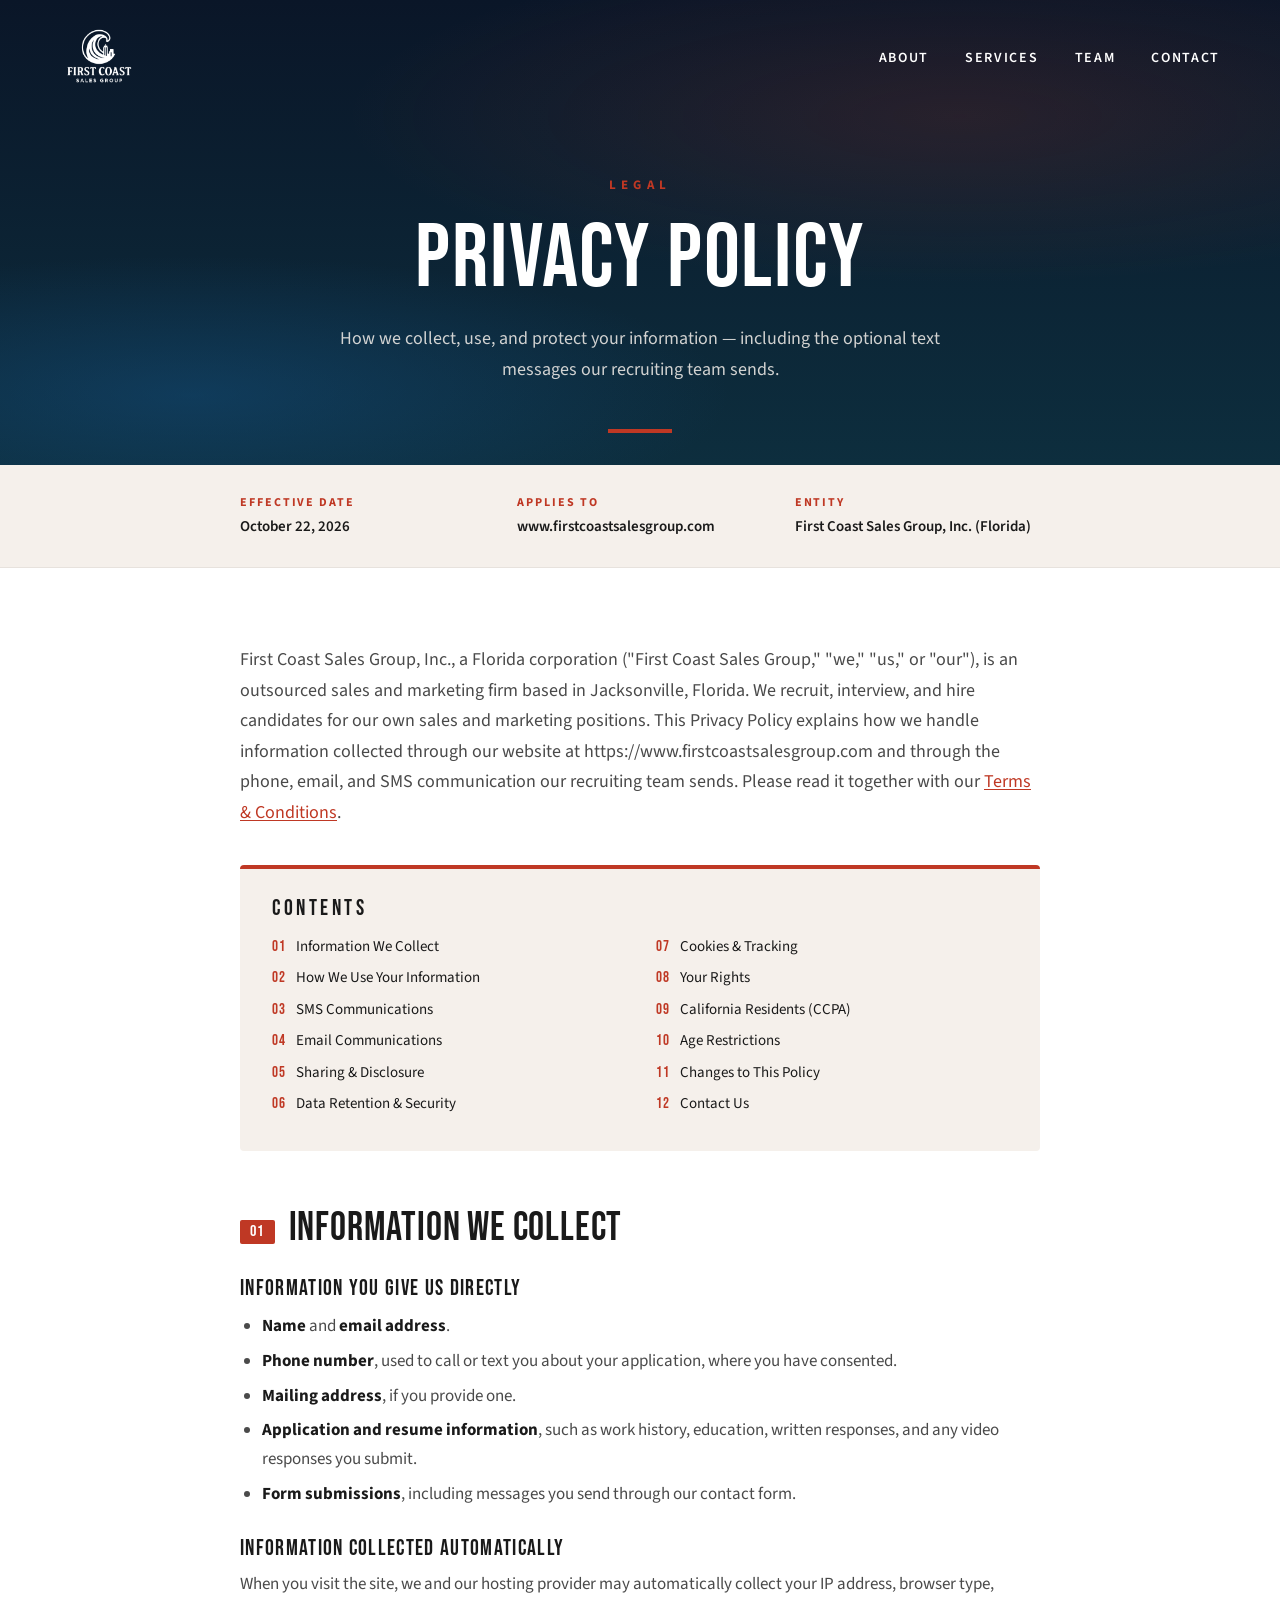
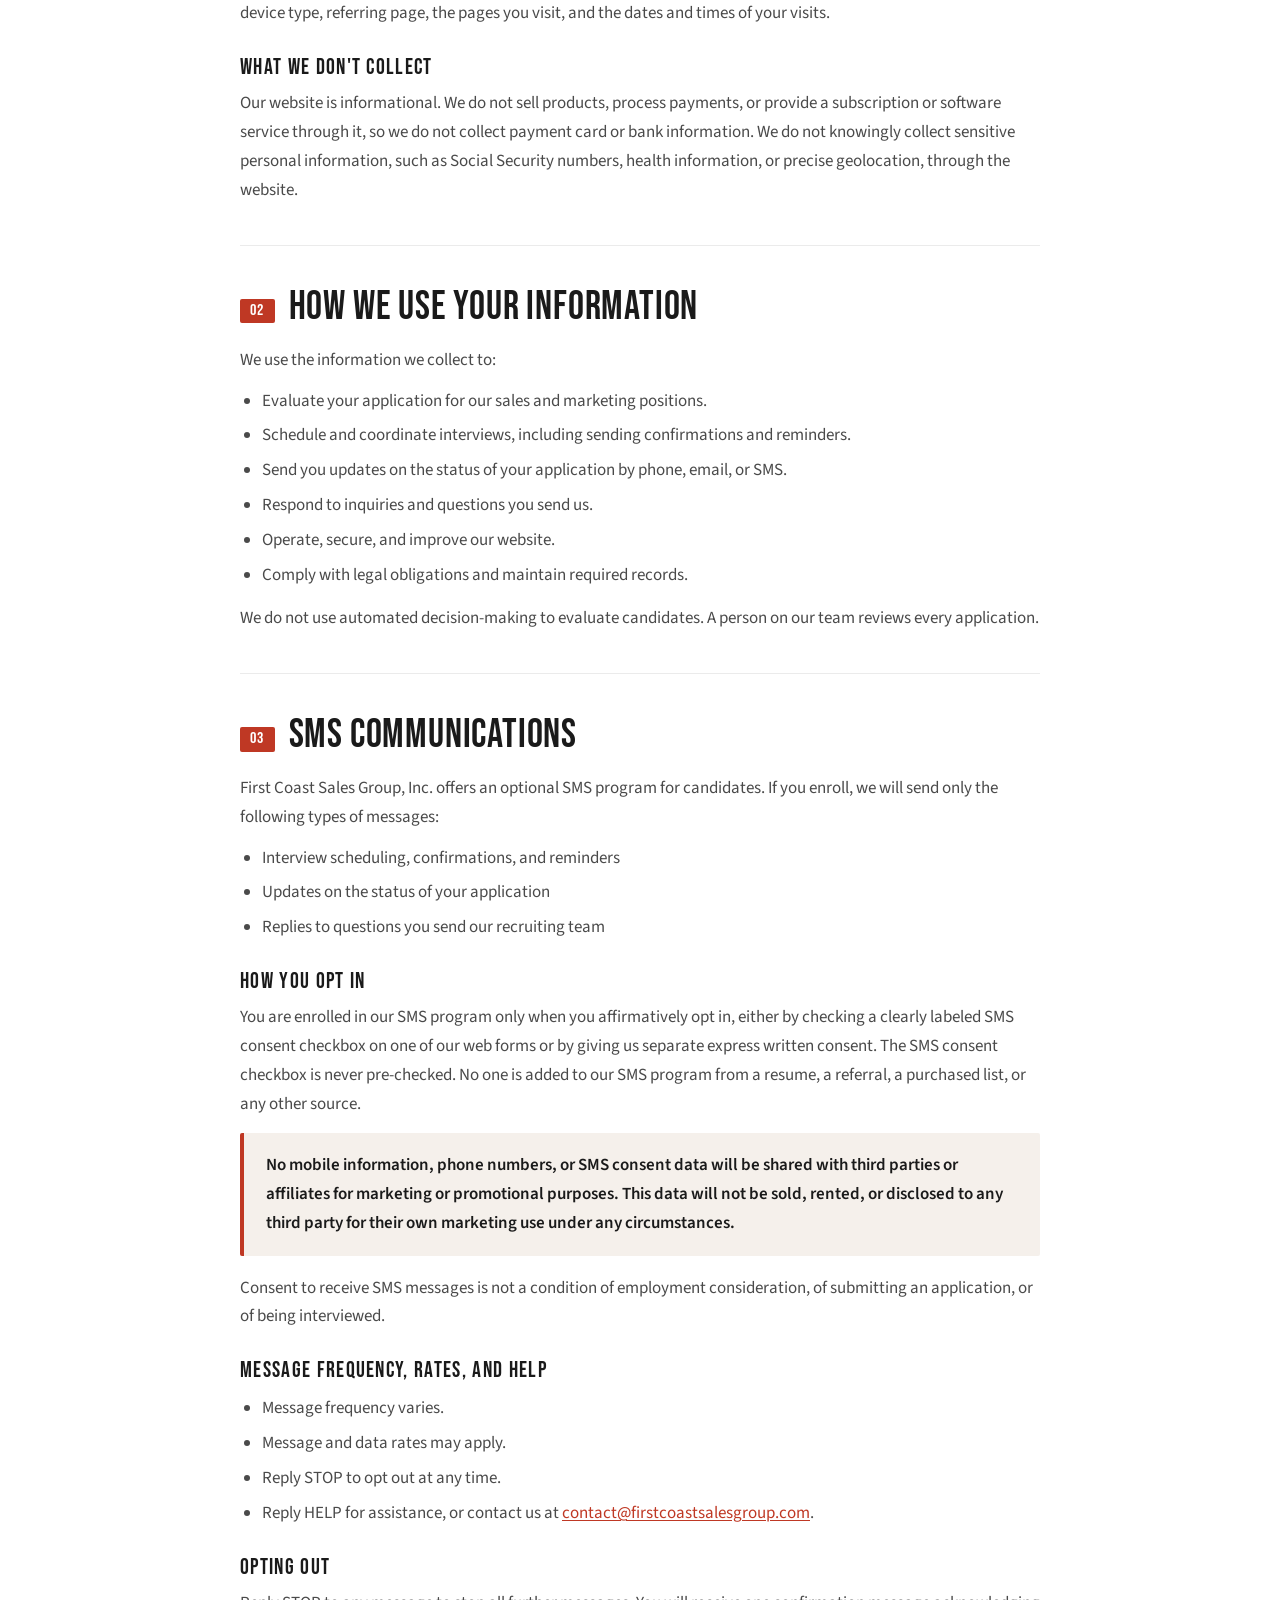
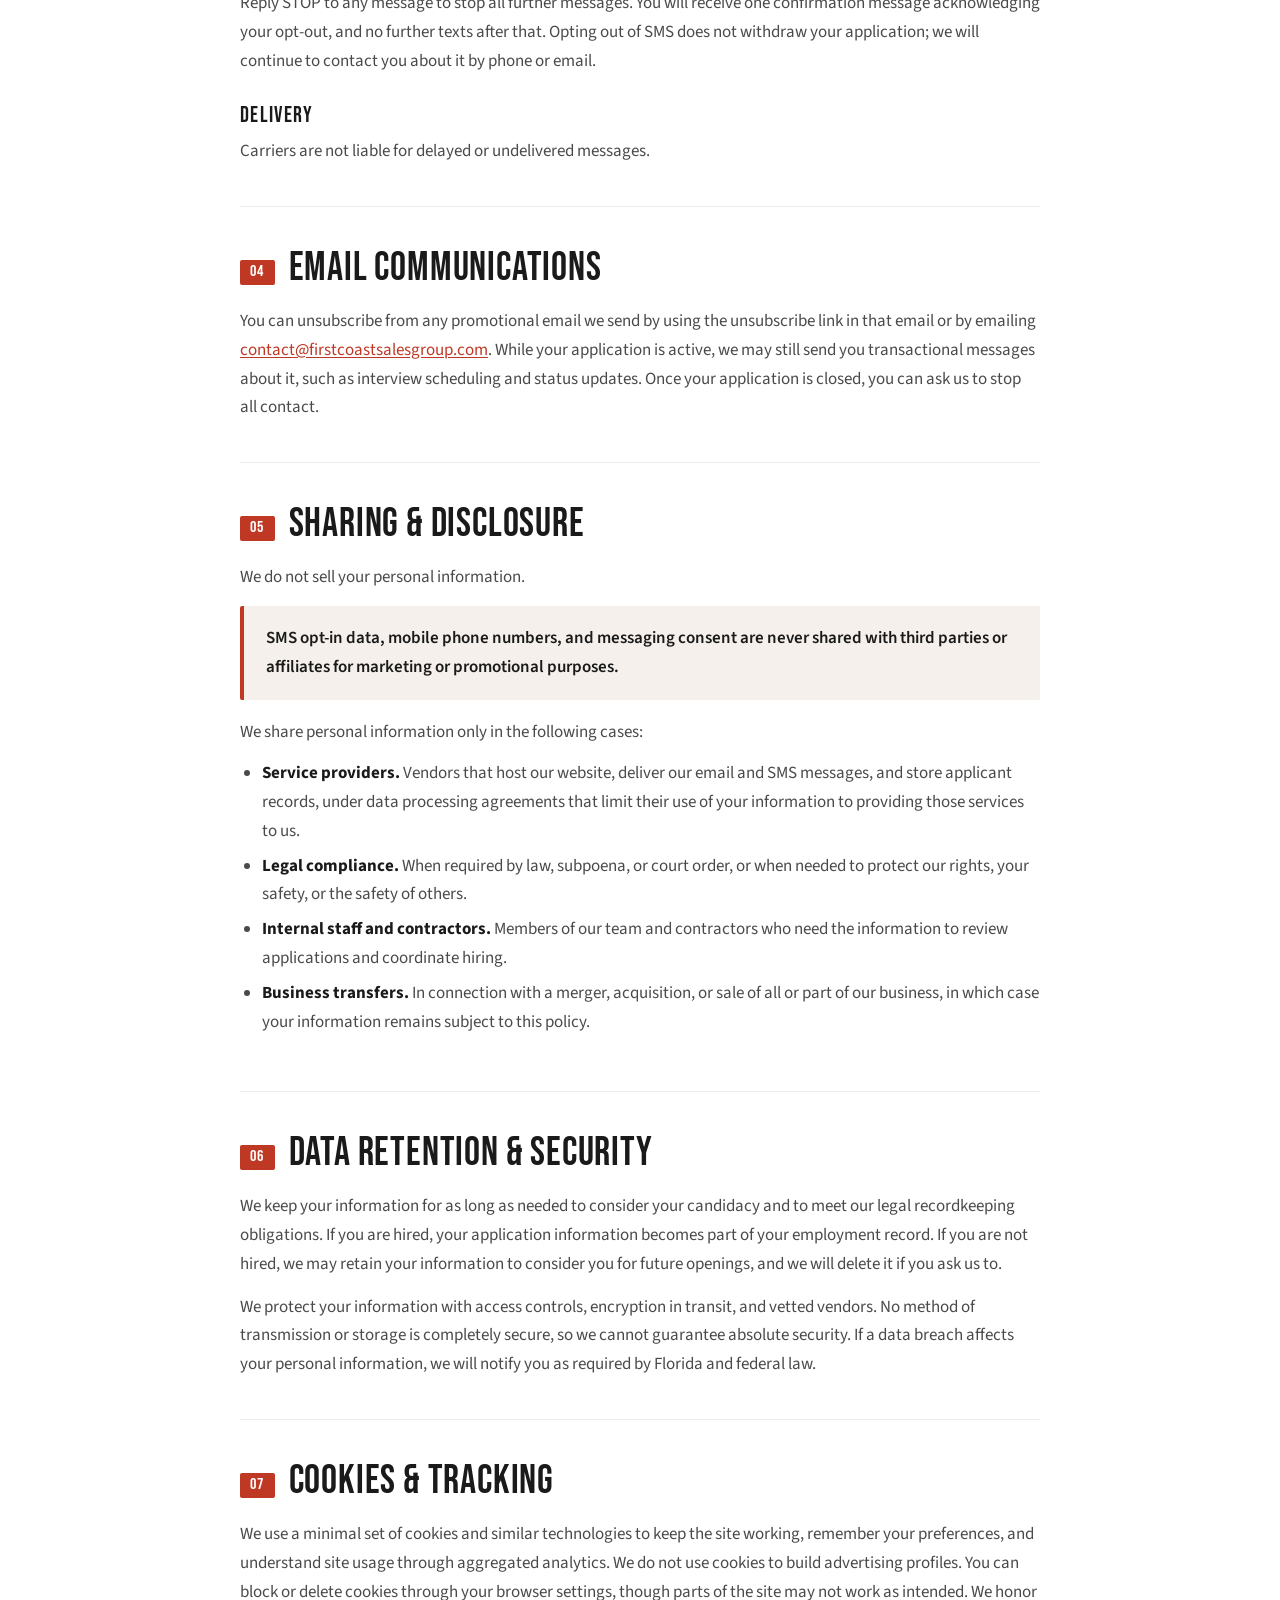
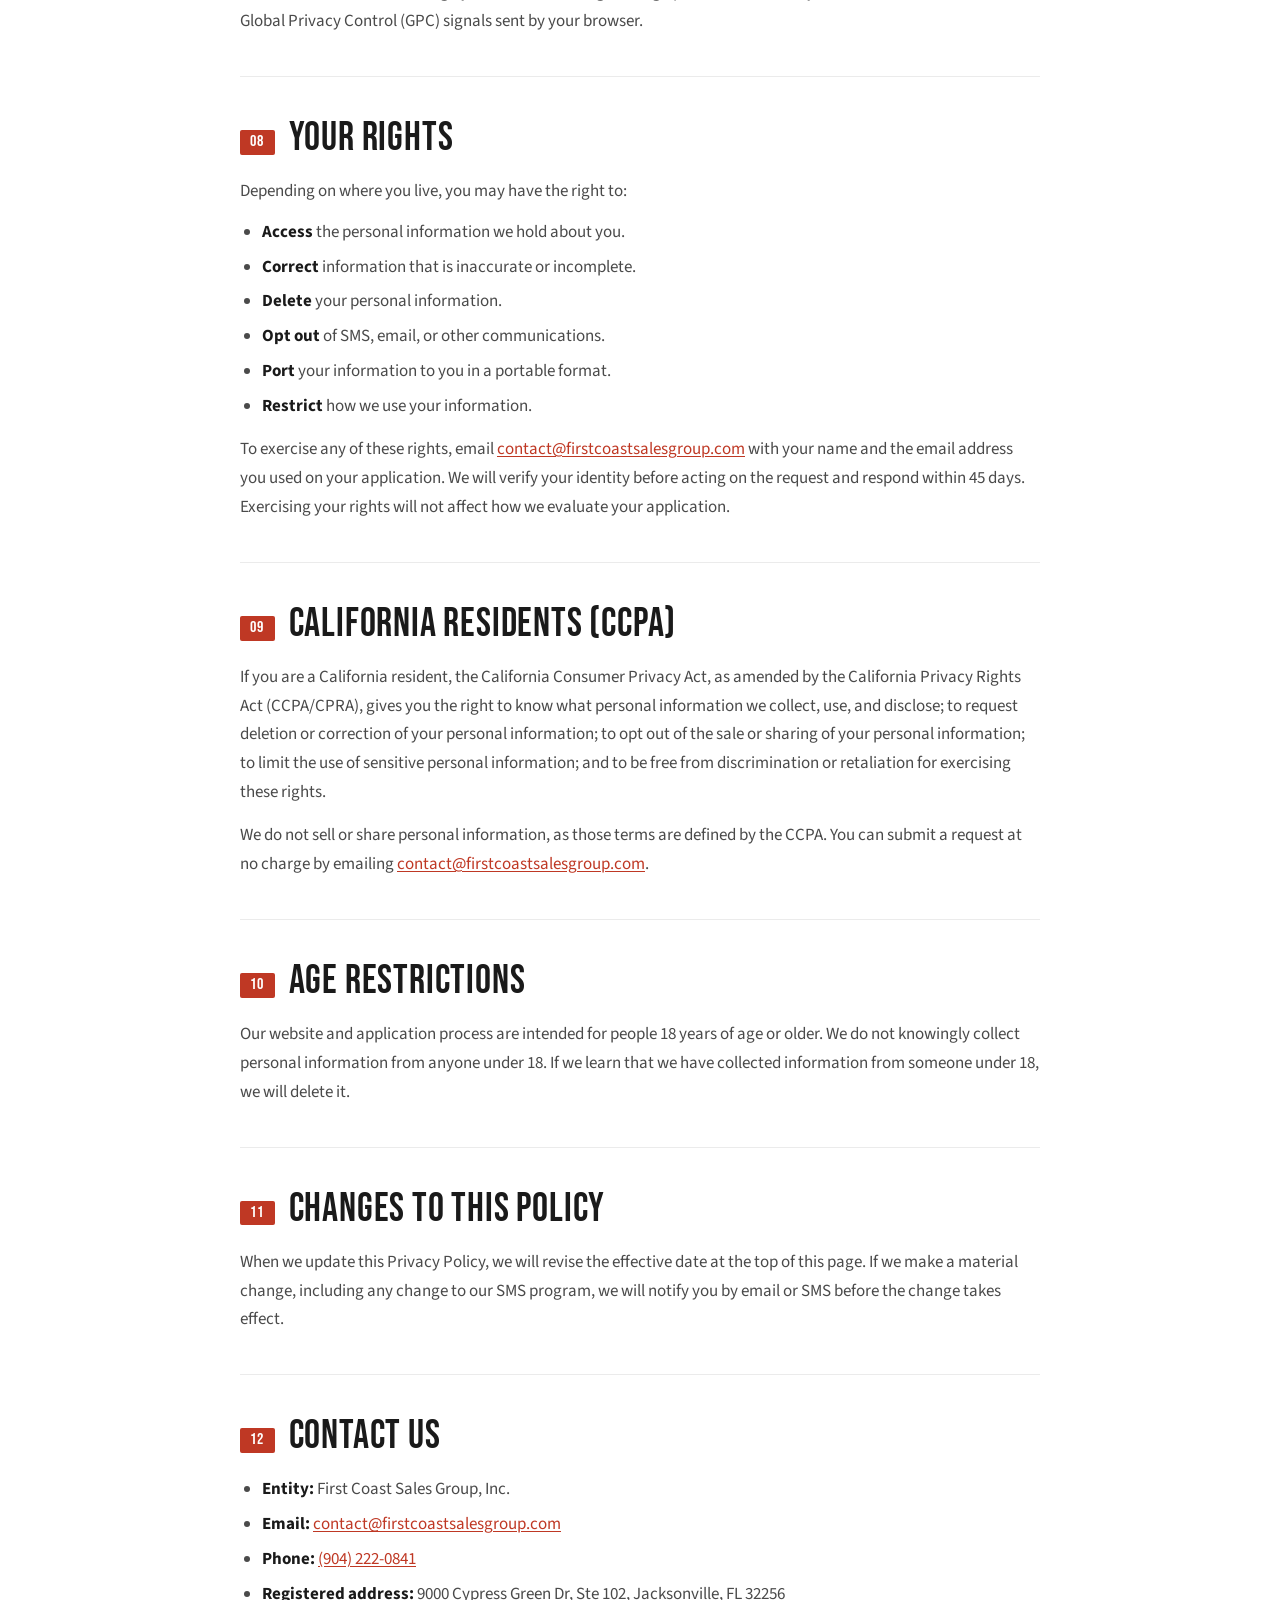
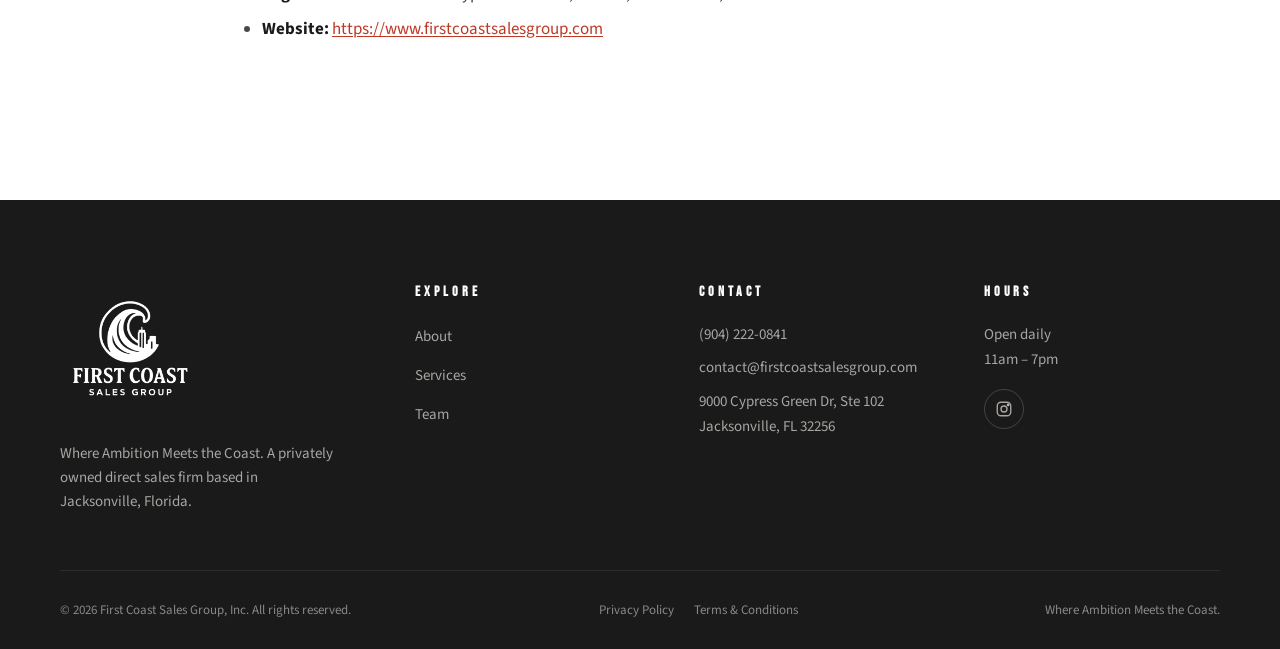
<file: privacy.html>
<!DOCTYPE html>
<html lang="en">
<head>
<meta charset="UTF-8" />
<meta name="viewport" content="width=device-width, initial-scale=1.0" />
<title>Privacy Policy | First Coast Sales Group</title>
<meta name="description" content="How First Coast Sales Group, Inc. collects, uses, and protects your information, including our optional candidate SMS program for interview scheduling and application updates." />
<meta name="robots" content="index, follow" />
<meta property="og:type" content="website" />
<meta property="og:site_name" content="First Coast Sales Group" />
<meta property="og:title" content="Privacy Policy | First Coast Sales Group" />
<meta property="og:description" content="How First Coast Sales Group, Inc. collects, uses, and protects your information, including our optional candidate SMS program." />
<meta property="og:image" content="https://first-coast-sales.vercel.app/Assets/og-image.png?v=2" />
<meta property="og:image:secure_url" content="https://first-coast-sales.vercel.app/Assets/og-image.png?v=2" />
<meta property="og:image:type" content="image/png" />
<meta property="og:image:width" content="1200" />
<meta property="og:image:height" content="630" />
<meta property="og:image:alt" content="First Coast Sales Group — Where Ambition Meets the Coast." />
<meta property="og:url" content="https://first-coast-sales.vercel.app/privacy" />
<meta name="twitter:card" content="summary_large_image" />
<meta name="twitter:title" content="Privacy Policy | First Coast Sales Group" />
<meta name="twitter:description" content="How First Coast Sales Group, Inc. collects, uses, and protects your information, including our optional candidate SMS program." />
<meta name="twitter:image" content="https://first-coast-sales.vercel.app/Assets/og-image.png?v=2" />
<meta name="twitter:image:alt" content="First Coast Sales Group" />
<meta name="theme-color" content="#bf3824" />
<link rel="icon" type="image/png" href="Assets/og-image.png" />
<link rel="apple-touch-icon" href="https://first-coast-sales.vercel.app/Assets/og-image.png?v=2" />
<link rel="canonical" href="https://first-coast-sales.vercel.app/privacy" />
<link rel="preconnect" href="https://fonts.googleapis.com">
<link rel="preconnect" href="https://fonts.gstatic.com" crossorigin>
<link href="https://fonts.googleapis.com/css2?family=Bebas+Neue&family=Source+Sans+3:wght@400;600;700&display=swap" rel="stylesheet">
<link rel="stylesheet" href="styles.css" />
</head>
<body>

<nav class="nav">
  <div class="nav-inner">
    <a href="index.html" class="nav-logo">
      <img src="Assets/First%20Coast%20Sales%20Logo.png" alt="First Coast Sales Group" />
    </a>
    <button class="nav-toggle" aria-label="Toggle menu"><span></span><span></span><span></span></button>
    <ul class="nav-links">
      <li><a href="about.html" data-page="about.html">About</a></li>
      <li><a href="services.html" data-page="services.html">Services</a></li>
      <li><a href="team.html" data-page="team.html">Team</a></li>
      <li><a href="contact.html" data-page="contact.html">Contact</a></li>
    </ul>
  </div>
</nav>

<header class="page-header">
  <div class="container">
    <div class="eyebrow">Legal</div>
    <h1>Privacy Policy</h1>
    <p>How we collect, use, and protect your information — including the optional text messages our recruiting team sends.</p>
  </div>
</header>

<div class="legal-meta">
  <div class="container-narrow">
    <dl>
      <div><dt>Effective date</dt><dd>October 22, 2026</dd></div>
      <div><dt>Applies to</dt><dd>www.firstcoastsalesgroup.com</dd></div>
      <div><dt>Entity</dt><dd>First Coast Sales Group, Inc. (Florida)</dd></div>
    </dl>
  </div>
</div>

<main class="legal-body">
  <div class="container-narrow">

    <p class="legal-intro">First Coast Sales Group, Inc., a Florida corporation ("First Coast Sales Group," "we," "us," or "our"), is an outsourced sales and marketing firm based in Jacksonville, Florida. We recruit, interview, and hire candidates for our own sales and marketing positions. This Privacy Policy explains how we handle information collected through our website at https://www.firstcoastsalesgroup.com and through the phone, email, and SMS communication our recruiting team sends. Please read it together with our <a href="/terms">Terms &amp; Conditions</a>.</p>

    <nav class="legal-toc" aria-label="Contents">
      <h2>Contents</h2>
      <ol>
        <li><a href="#information-we-collect"><span class="num">01</span>Information We Collect</a></li>
        <li><a href="#how-we-use-information"><span class="num">02</span>How We Use Your Information</a></li>
        <li><a href="#sms-communications"><span class="num">03</span>SMS Communications</a></li>
        <li><a href="#email-communications"><span class="num">04</span>Email Communications</a></li>
        <li><a href="#sharing-disclosure"><span class="num">05</span>Sharing &amp; Disclosure</a></li>
        <li><a href="#retention-security"><span class="num">06</span>Data Retention &amp; Security</a></li>
        <li><a href="#cookies-tracking"><span class="num">07</span>Cookies &amp; Tracking</a></li>
        <li><a href="#your-rights"><span class="num">08</span>Your Rights</a></li>
        <li><a href="#california-residents"><span class="num">09</span>California Residents (CCPA)</a></li>
        <li><a href="#age-restrictions"><span class="num">10</span>Age Restrictions</a></li>
        <li><a href="#changes"><span class="num">11</span>Changes to This Policy</a></li>
        <li><a href="#contact-us"><span class="num">12</span>Contact Us</a></li>
      </ol>
    </nav>

    <section class="legal-section" id="information-we-collect">
      <h2><span class="num">01</span>Information We Collect</h2>
      <h3>Information you give us directly</h3>
      <ul>
        <li><strong>Name</strong> and <strong>email address</strong>.</li>
        <li><strong>Phone number</strong>, used to call or text you about your application, where you have consented.</li>
        <li><strong>Mailing address</strong>, if you provide one.</li>
        <li><strong>Application and resume information</strong>, such as work history, education, written responses, and any video responses you submit.</li>
        <li><strong>Form submissions</strong>, including messages you send through our contact form.</li>
      </ul>
      <h3>Information collected automatically</h3>
      <p>When you visit the site, we and our hosting provider may automatically collect your IP address, browser type, device type, referring page, the pages you visit, and the dates and times of your visits.</p>
      <h3>What we don't collect</h3>
      <p>Our website is informational. We do not sell products, process payments, or provide a subscription or software service through it, so we do not collect payment card or bank information. We do not knowingly collect sensitive personal information, such as Social Security numbers, health information, or precise geolocation, through the website.</p>
    </section>

    <section class="legal-section" id="how-we-use-information">
      <h2><span class="num">02</span>How We Use Your Information</h2>
      <p>We use the information we collect to:</p>
      <ul>
        <li>Evaluate your application for our sales and marketing positions.</li>
        <li>Schedule and coordinate interviews, including sending confirmations and reminders.</li>
        <li>Send you updates on the status of your application by phone, email, or SMS.</li>
        <li>Respond to inquiries and questions you send us.</li>
        <li>Operate, secure, and improve our website.</li>
        <li>Comply with legal obligations and maintain required records.</li>
      </ul>
      <p>We do not use automated decision-making to evaluate candidates. A person on our team reviews every application.</p>
    </section>

    <section class="legal-section" id="sms-communications">
      <h2><span class="num">03</span>SMS Communications</h2>
      <p>First Coast Sales Group, Inc. offers an optional SMS program for candidates. If you enroll, we will send only the following types of messages:</p>
      <ul>
        <li>Interview scheduling, confirmations, and reminders</li>
        <li>Updates on the status of your application</li>
        <li>Replies to questions you send our recruiting team</li>
      </ul>

      <h3>How you opt in</h3>
      <p>You are enrolled in our SMS program only when you affirmatively opt in, either by checking a clearly labeled SMS consent checkbox on one of our web forms or by giving us separate express written consent. The SMS consent checkbox is never pre-checked. No one is added to our SMS program from a resume, a referral, a purchased list, or any other source.</p>

      <p class="legal-callout">No mobile information, phone numbers, or SMS consent data will be shared with third parties or affiliates for marketing or promotional purposes. This data will not be sold, rented, or disclosed to any third party for their own marketing use under any circumstances.</p>

      <p>Consent to receive SMS messages is not a condition of employment consideration, of submitting an application, or of being interviewed.</p>

      <h3>Message frequency, rates, and help</h3>
      <ul>
        <li>Message frequency varies.</li>
        <li>Message and data rates may apply.</li>
        <li>Reply STOP to opt out at any time.</li>
        <li>Reply HELP for assistance, or contact us at <a href="mailto:contact@firstcoastsalesgroup.com">contact@firstcoastsalesgroup.com</a>.</li>
      </ul>

      <h3>Opting out</h3>
      <p>Reply STOP to any message to stop all further messages. You will receive one confirmation message acknowledging your opt-out, and no further texts after that. Opting out of SMS does not withdraw your application; we will continue to contact you about it by phone or email.</p>

      <h3>Delivery</h3>
      <p>Carriers are not liable for delayed or undelivered messages.</p>
    </section>

    <section class="legal-section" id="email-communications">
      <h2><span class="num">04</span>Email Communications</h2>
      <p>You can unsubscribe from any promotional email we send by using the unsubscribe link in that email or by emailing <a href="mailto:contact@firstcoastsalesgroup.com">contact@firstcoastsalesgroup.com</a>. While your application is active, we may still send you transactional messages about it, such as interview scheduling and status updates. Once your application is closed, you can ask us to stop all contact.</p>
    </section>

    <section class="legal-section" id="sharing-disclosure">
      <h2><span class="num">05</span>Sharing &amp; Disclosure</h2>
      <p>We do not sell your personal information.</p>
      <p class="legal-callout">SMS opt-in data, mobile phone numbers, and messaging consent are never shared with third parties or affiliates for marketing or promotional purposes.</p>
      <p>We share personal information only in the following cases:</p>
      <ul>
        <li><strong>Service providers.</strong> Vendors that host our website, deliver our email and SMS messages, and store applicant records, under data processing agreements that limit their use of your information to providing those services to us.</li>
        <li><strong>Legal compliance.</strong> When required by law, subpoena, or court order, or when needed to protect our rights, your safety, or the safety of others.</li>
        <li><strong>Internal staff and contractors.</strong> Members of our team and contractors who need the information to review applications and coordinate hiring.</li>
        <li><strong>Business transfers.</strong> In connection with a merger, acquisition, or sale of all or part of our business, in which case your information remains subject to this policy.</li>
      </ul>
    </section>

    <section class="legal-section" id="retention-security">
      <h2><span class="num">06</span>Data Retention &amp; Security</h2>
      <p>We keep your information for as long as needed to consider your candidacy and to meet our legal recordkeeping obligations. If you are hired, your application information becomes part of your employment record. If you are not hired, we may retain your information to consider you for future openings, and we will delete it if you ask us to.</p>
      <p>We protect your information with access controls, encryption in transit, and vetted vendors. No method of transmission or storage is completely secure, so we cannot guarantee absolute security. If a data breach affects your personal information, we will notify you as required by Florida and federal law.</p>
    </section>

    <section class="legal-section" id="cookies-tracking">
      <h2><span class="num">07</span>Cookies &amp; Tracking</h2>
      <p>We use a minimal set of cookies and similar technologies to keep the site working, remember your preferences, and understand site usage through aggregated analytics. We do not use cookies to build advertising profiles. You can block or delete cookies through your browser settings, though parts of the site may not work as intended. We honor Global Privacy Control (GPC) signals sent by your browser.</p>
    </section>

    <section class="legal-section" id="your-rights">
      <h2><span class="num">08</span>Your Rights</h2>
      <p>Depending on where you live, you may have the right to:</p>
      <ul>
        <li><strong>Access</strong> the personal information we hold about you.</li>
        <li><strong>Correct</strong> information that is inaccurate or incomplete.</li>
        <li><strong>Delete</strong> your personal information.</li>
        <li><strong>Opt out</strong> of SMS, email, or other communications.</li>
        <li><strong>Port</strong> your information to you in a portable format.</li>
        <li><strong>Restrict</strong> how we use your information.</li>
      </ul>
      <p>To exercise any of these rights, email <a href="mailto:contact@firstcoastsalesgroup.com">contact@firstcoastsalesgroup.com</a> with your name and the email address you used on your application. We will verify your identity before acting on the request and respond within 45 days. Exercising your rights will not affect how we evaluate your application.</p>
    </section>

    <section class="legal-section" id="california-residents">
      <h2><span class="num">09</span>California Residents (CCPA)</h2>
      <p>If you are a California resident, the California Consumer Privacy Act, as amended by the California Privacy Rights Act (CCPA/CPRA), gives you the right to know what personal information we collect, use, and disclose; to request deletion or correction of your personal information; to opt out of the sale or sharing of your personal information; to limit the use of sensitive personal information; and to be free from discrimination or retaliation for exercising these rights.</p>
      <p>We do not sell or share personal information, as those terms are defined by the CCPA. You can submit a request at no charge by emailing <a href="mailto:contact@firstcoastsalesgroup.com">contact@firstcoastsalesgroup.com</a>.</p>
    </section>

    <section class="legal-section" id="age-restrictions">
      <h2><span class="num">10</span>Age Restrictions</h2>
      <p>Our website and application process are intended for people 18 years of age or older. We do not knowingly collect personal information from anyone under 18. If we learn that we have collected information from someone under 18, we will delete it.</p>
    </section>

    <section class="legal-section" id="changes">
      <h2><span class="num">11</span>Changes to This Policy</h2>
      <p>When we update this Privacy Policy, we will revise the effective date at the top of this page. If we make a material change, including any change to our SMS program, we will notify you by email or SMS before the change takes effect.</p>
    </section>

    <section class="legal-section" id="contact-us">
      <h2><span class="num">12</span>Contact Us</h2>
      <ul>
        <li><strong>Entity:</strong> First Coast Sales Group, Inc.</li>
        <li><strong>Email:</strong> <a href="mailto:contact@firstcoastsalesgroup.com">contact@firstcoastsalesgroup.com</a></li>
        <li><strong>Phone:</strong> <a href="tel:9042220841">(904) 222-0841</a></li>
        <li><strong>Registered address:</strong> 9000 Cypress Green Dr, Ste 102, Jacksonville, FL 32256</li>
        <li><strong>Website:</strong> <a href="https://www.firstcoastsalesgroup.com">https://www.firstcoastsalesgroup.com</a></li>
      </ul>
    </section>

  </div>
</main>

<footer class="footer">
  <div class="container">
    <div class="footer-grid">
      <div class="footer-brand">
        <img class="footer-logo" src="Assets/First%20Coast%20Sales%20Logo.png" alt="First Coast Sales Group" />
        <p class="tagline">Where Ambition Meets the Coast. A privately owned direct sales firm based in Jacksonville, Florida.</p>
      </div>
      <div class="footer-col">
        <h5>Explore</h5>
        <ul>
          <li><a href="about.html">About</a></li>
          <li><a href="services.html">Services</a></li>
          <li><a href="team.html">Team</a></li>
        </ul>
      </div>
      <div class="footer-col">
        <h5>Contact</h5>
        <p><a href="tel:9042220841">(904) 222-0841</a></p>
        <p><a href="mailto:contact@firstcoastsalesgroup.com">contact@firstcoastsalesgroup.com</a></p>
        <p>9000 Cypress Green Dr, Ste 102<br/>Jacksonville, FL 32256</p>
      </div>
      <div class="footer-col">
        <h5>Hours</h5>
        <p>Open daily<br/>11am – 7pm</p>
        <div class="footer-social">
          <a href="https://www.instagram.com/firstcoast.team/" target="_blank" rel="noopener" aria-label="Instagram">
            <svg viewBox="0 0 24 24" width="18" height="18" fill="none" stroke="currentColor" stroke-width="1.8" stroke-linecap="round" stroke-linejoin="round"><rect x="3" y="3" width="18" height="18" rx="5"/><circle cx="12" cy="12" r="4"/><circle cx="17.5" cy="6.5" r="1" fill="currentColor"/></svg>
          </a>
        </div>
      </div>
    </div>
    <div class="footer-bottom">
      <span>&copy; 2026 First Coast Sales Group, Inc. All rights reserved.</span>
      <nav class="footer-legal" aria-label="Legal">
        <a href="/privacy">Privacy Policy</a>
        <a href="/terms">Terms &amp; Conditions</a>
      </nav>
      <span>Where Ambition Meets the Coast.</span>
    </div>
  </div>
</footer>

<script src="main.js"></script>
</body>
</html>
</file>
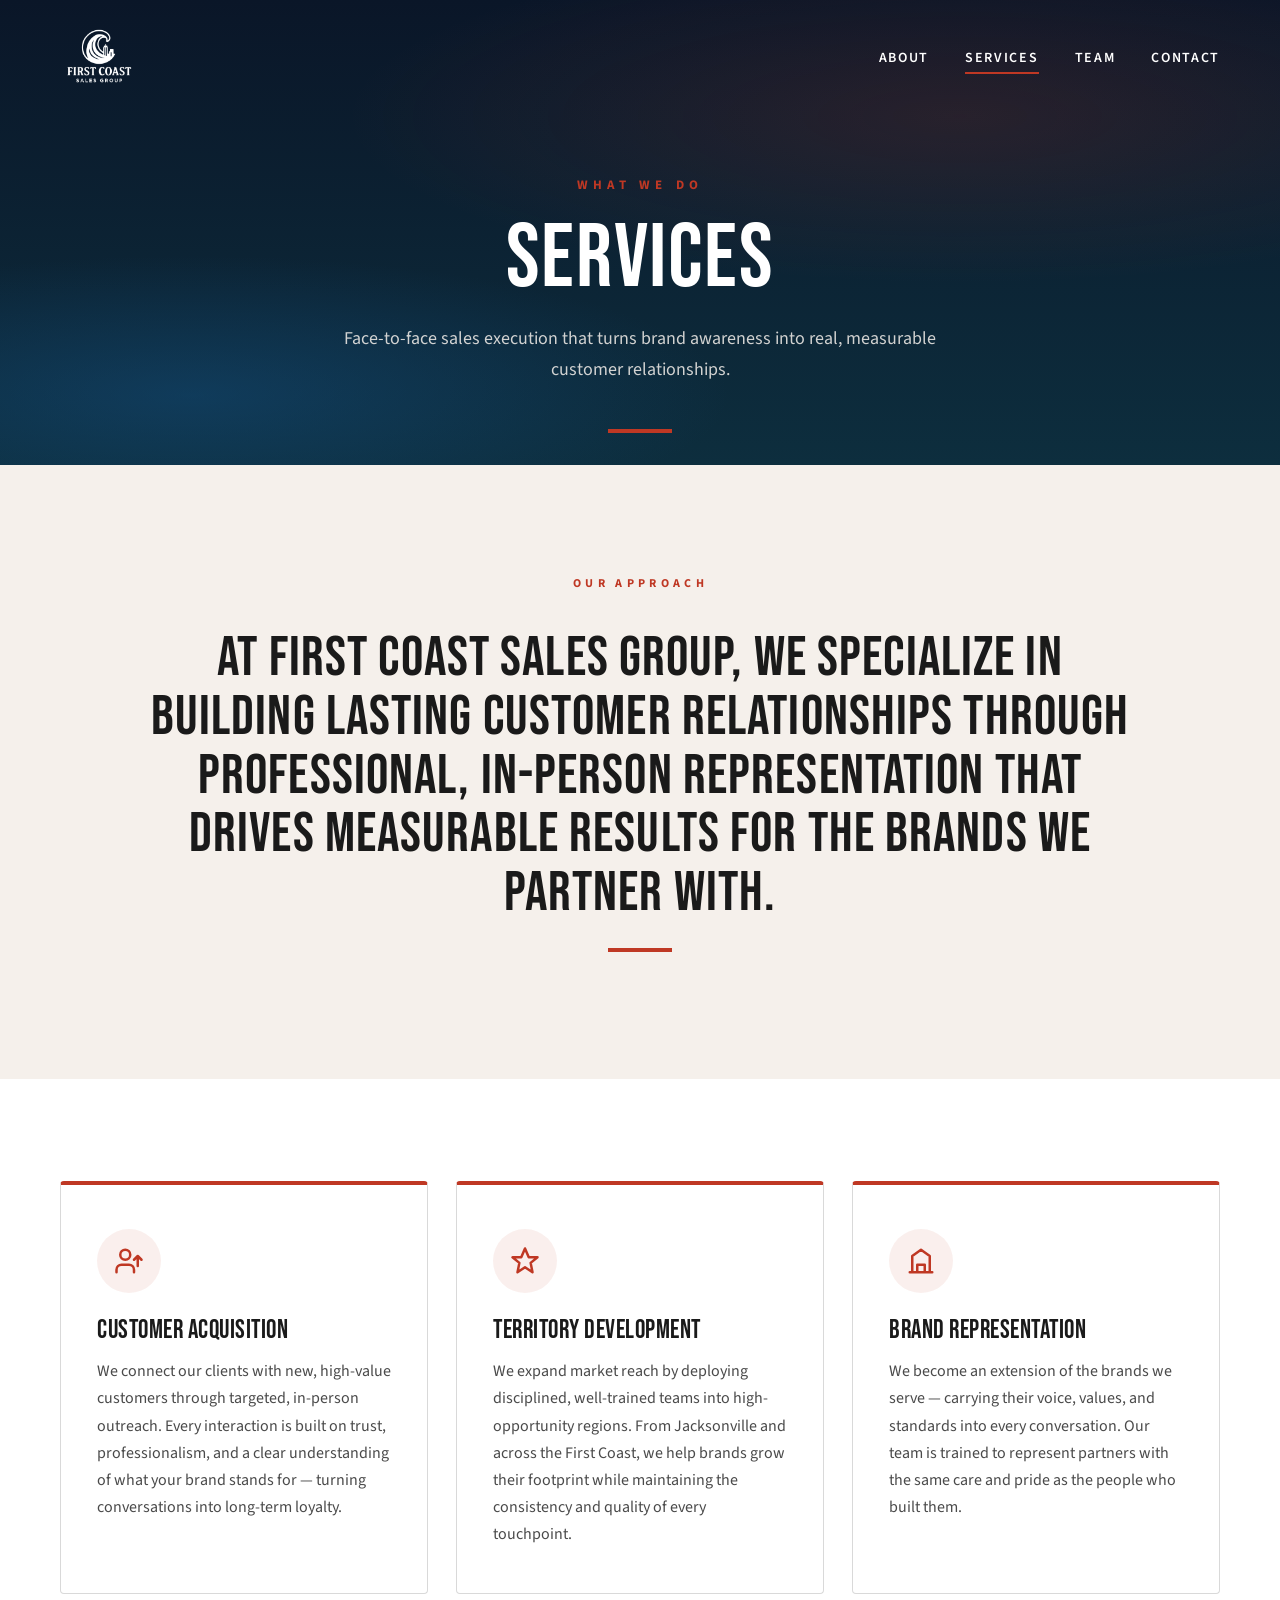
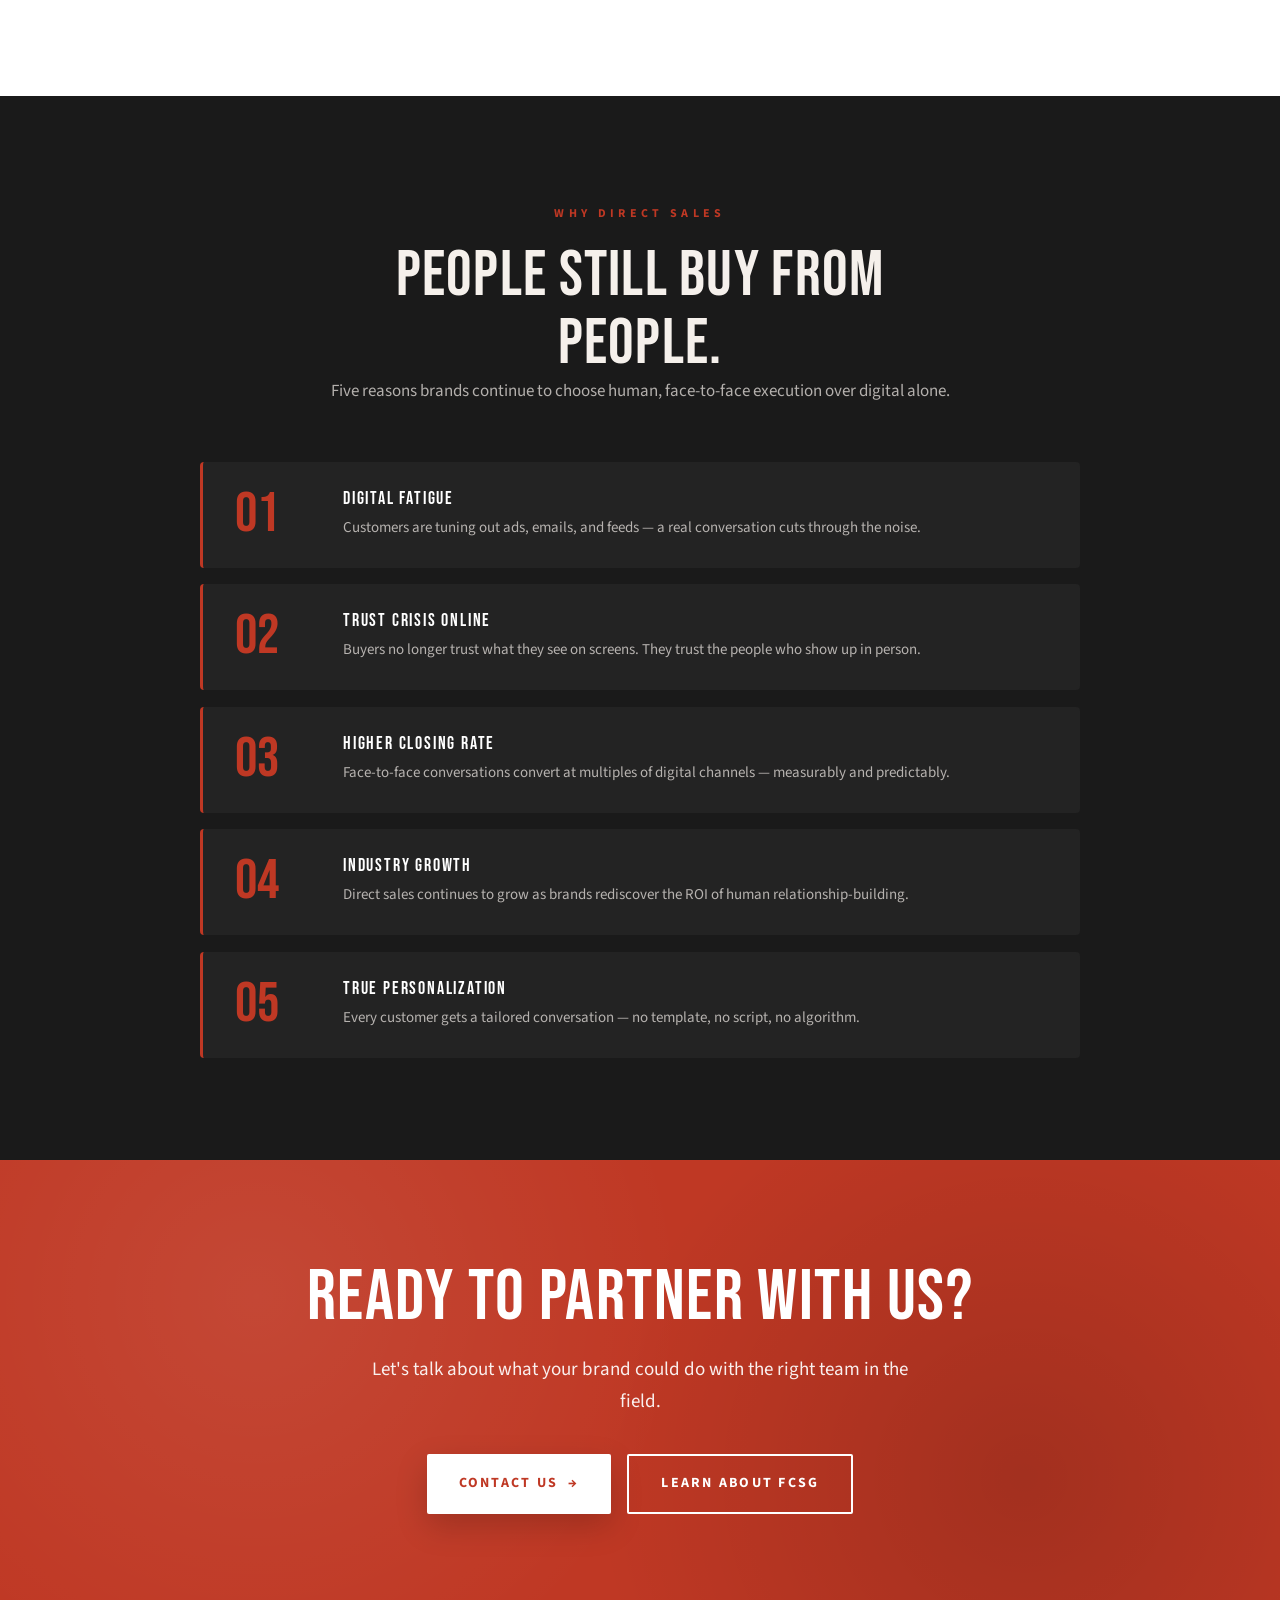
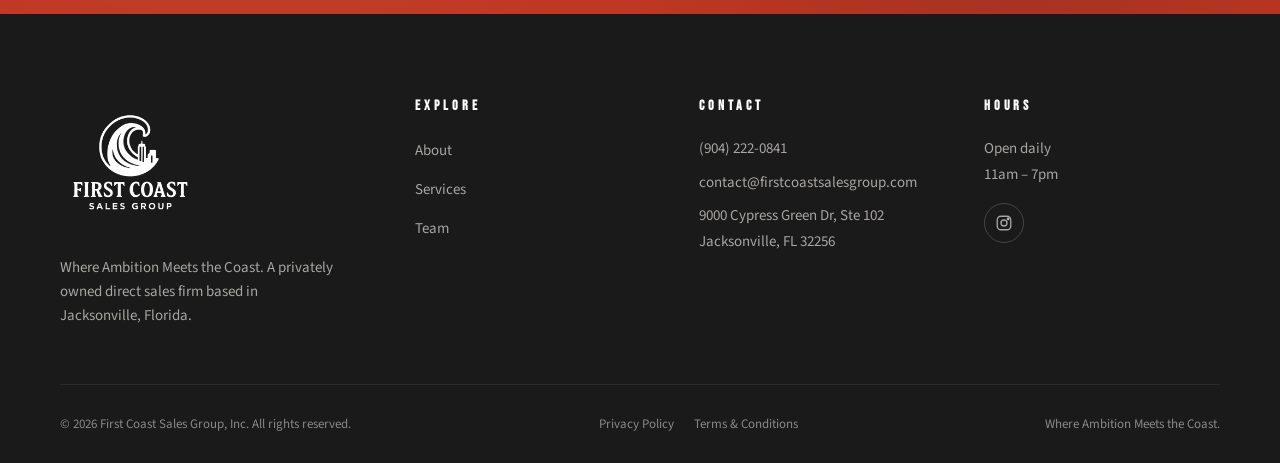
<file: services.html>
<!DOCTYPE html>
<html lang="en">
<head>
<meta charset="UTF-8" />
<meta name="viewport" content="width=device-width, initial-scale=1.0" />
<title>Services — First Coast Sales Group</title>
<meta name="description" content="Customer acquisition, territory development, and brand representation that delivers." />
<meta property="og:type" content="website" />
<meta property="og:site_name" content="First Coast Sales Group" />
<meta property="og:title" content="Services — First Coast Sales Group" />
<meta property="og:description" content="Customer acquisition, territory development, and brand representation that delivers." />
<meta property="og:image" content="https://first-coast-sales.vercel.app/Assets/og-image.png?v=2" />
<meta property="og:image:secure_url" content="https://first-coast-sales.vercel.app/Assets/og-image.png?v=2" />
<meta property="og:image:type" content="image/png" />
<meta property="og:image:width" content="1200" />
<meta property="og:image:height" content="630" />
<meta property="og:image:alt" content="First Coast Sales Group — Where Ambition Meets the Coast." />
<meta property="og:url" content="https://first-coast-sales.vercel.app/services.html" />
<meta name="twitter:card" content="summary_large_image" />
<meta name="twitter:title" content="Services — First Coast Sales Group" />
<meta name="twitter:description" content="Customer acquisition, territory development, and brand representation that delivers." />
<meta name="twitter:image" content="https://first-coast-sales.vercel.app/Assets/og-image.png?v=2" />
<meta name="twitter:image:alt" content="First Coast Sales Group" />
<meta name="theme-color" content="#bf3824" />
<link rel="icon" type="image/png" href="Assets/og-image.png" />
<link rel="apple-touch-icon" href="https://first-coast-sales.vercel.app/Assets/og-image.png?v=2" />
<link rel="canonical" href="https://first-coast-sales.vercel.app/services.html" />
<link rel="preconnect" href="https://fonts.googleapis.com">
<link rel="preconnect" href="https://fonts.gstatic.com" crossorigin>
<link href="https://fonts.googleapis.com/css2?family=Bebas+Neue&family=Source+Sans+3:wght@400;600;700&display=swap" rel="stylesheet">
<link rel="stylesheet" href="styles.css" />
</head>
<body>

<nav class="nav">
  <div class="nav-inner">
    <a href="index.html" class="nav-logo">
      <img src="Assets/First%20Coast%20Sales%20Logo.png" alt="First Coast Sales Group" />
    </a>
    <button class="nav-toggle" aria-label="Toggle menu"><span></span><span></span><span></span></button>
    <ul class="nav-links">
      <li><a href="about.html" data-page="about.html">About</a></li>
      <li><a href="services.html" data-page="services.html">Services</a></li>
      <li><a href="team.html" data-page="team.html">Team</a></li>
      <li><a href="contact.html" data-page="contact.html">Contact</a></li>
    </ul>
  </div>
</nav>

<header class="page-header">
  <div class="container">
    <div class="eyebrow">What We Do</div>
    <h1>Services</h1>
    <p>Face-to-face sales execution that turns brand awareness into real, measurable customer relationships.</p>
  </div>
</header>

<!-- ============ SERVICES INTRO ============ -->
<section class="services-intro">
  <div class="container">
    <span class="eyebrow fade-up">Our Approach</span>
    <h2 class="fade-up delay-1">At First Coast Sales Group, we specialize in building lasting customer relationships through professional, in-person representation that drives measurable results for the brands we partner with.</h2>
    <span class="red-rule center fade-up delay-2"></span>
  </div>
</section>

<!-- ============ SERVICE CARDS ============ -->
<section class="service-cards">
  <div class="container">
    <div class="service-grid">
      <article class="service-card fade-up">
        <div class="service-icon">
          <svg viewBox="0 0 24 24" fill="none" stroke="currentColor" stroke-width="2" stroke-linecap="round" stroke-linejoin="round"><path d="M16 21v-2a4 4 0 00-4-4H6a4 4 0 00-4 4v2"/><circle cx="9" cy="7" r="4"/><path d="M22 11l-3-3m0 0l-3 3m3-3v8"/></svg>
        </div>
        <h3>Customer Acquisition</h3>
        <p>We connect our clients with new, high-value customers through targeted, in-person outreach. Every interaction is built on trust, professionalism, and a clear understanding of what your brand stands for — turning conversations into long-term loyalty.</p>
      </article>
      <article class="service-card fade-up delay-1">
        <div class="service-icon">
          <svg viewBox="0 0 24 24" fill="none" stroke="currentColor" stroke-width="2" stroke-linecap="round" stroke-linejoin="round"><path d="M12 2l3 7h7l-5.5 4.5L18 21l-6-4-6 4 1.5-7.5L2 9h7z"/></svg>
        </div>
        <h3>Territory Development</h3>
        <p>We expand market reach by deploying disciplined, well-trained teams into high-opportunity regions. From Jacksonville and across the First Coast, we help brands grow their footprint while maintaining the consistency and quality of every touchpoint.</p>
      </article>
      <article class="service-card fade-up delay-2">
        <div class="service-icon">
          <svg viewBox="0 0 24 24" fill="none" stroke="currentColor" stroke-width="2" stroke-linecap="round" stroke-linejoin="round"><path d="M3 21h18M5 21V8l7-5 7 5v13M9 21v-6h6v6"/></svg>
        </div>
        <h3>Brand Representation</h3>
        <p>We become an extension of the brands we serve — carrying their voice, values, and standards into every conversation. Our team is trained to represent partners with the same care and pride as the people who built them.</p>
      </article>
    </div>
  </div>
</section>

<!-- ============ WHY DIRECT SALES ============ -->
<section class="why-direct">
  <div class="container">
    <div class="head fade-up">
      <span class="eyebrow">Why Direct Sales</span>
      <h2>People still buy from people.</h2>
      <p>Five reasons brands continue to choose human, face-to-face execution over digital alone.</p>
    </div>
    <div class="why-list">
      <div class="why-row fade-up">
        <div class="num">01</div>
        <div>
          <h4>Digital Fatigue</h4>
          <p>Customers are tuning out ads, emails, and feeds — a real conversation cuts through the noise.</p>
        </div>
      </div>
      <div class="why-row fade-up">
        <div class="num">02</div>
        <div>
          <h4>Trust Crisis Online</h4>
          <p>Buyers no longer trust what they see on screens. They trust the people who show up in person.</p>
        </div>
      </div>
      <div class="why-row fade-up">
        <div class="num">03</div>
        <div>
          <h4>Higher Closing Rate</h4>
          <p>Face-to-face conversations convert at multiples of digital channels — measurably and predictably.</p>
        </div>
      </div>
      <div class="why-row fade-up">
        <div class="num">04</div>
        <div>
          <h4>Industry Growth</h4>
          <p>Direct sales continues to grow as brands rediscover the ROI of human relationship-building.</p>
        </div>
      </div>
      <div class="why-row fade-up">
        <div class="num">05</div>
        <div>
          <h4>True Personalization</h4>
          <p>Every customer gets a tailored conversation — no template, no script, no algorithm.</p>
        </div>
      </div>
    </div>
  </div>
</section>

<!-- ============ CTA ============ -->
<section class="cta-banner">
  <h2 class="fade-up">Ready to Partner With Us?</h2>
  <p class="fade-up delay-1">Let's talk about what your brand could do with the right team in the field.</p>
  <div class="btn-row fade-up delay-2">
    <a href="contact.html" class="btn btn-white">Contact Us <span class="arrow">→</span></a>
    <a href="about.html" class="btn btn-outline-w">Learn About FCSG</a>
  </div>
</section>

<footer class="footer">
  <div class="container">
    <div class="footer-grid">
      <div class="footer-brand">
        <img class="footer-logo" src="Assets/First%20Coast%20Sales%20Logo.png" alt="First Coast Sales Group" />
        <p class="tagline">Where Ambition Meets the Coast. A privately owned direct sales firm based in Jacksonville, Florida.</p>
      </div>
      <div class="footer-col">
        <h5>Explore</h5>
        <ul>
          <li><a href="about.html">About</a></li>
          <li><a href="services.html">Services</a></li>
          <li><a href="team.html">Team</a></li>
        </ul>
      </div>
      <div class="footer-col">
        <h5>Contact</h5>
        <p><a href="tel:9042220841">(904) 222-0841</a></p>
        <p><a href="mailto:contact@firstcoastsalesgroup.com">contact@firstcoastsalesgroup.com</a></p>
        <p>9000 Cypress Green Dr, Ste 102<br/>Jacksonville, FL 32256</p>
      </div>
      <div class="footer-col">
        <h5>Hours</h5>
        <p>Open daily<br/>11am – 7pm</p>
        <div class="footer-social">
          <a href="https://www.instagram.com/firstcoast.team/" target="_blank" rel="noopener" aria-label="Instagram">
            <svg viewBox="0 0 24 24" width="18" height="18" fill="none" stroke="currentColor" stroke-width="1.8" stroke-linecap="round" stroke-linejoin="round"><rect x="3" y="3" width="18" height="18" rx="5"/><circle cx="12" cy="12" r="4"/><circle cx="17.5" cy="6.5" r="1" fill="currentColor"/></svg>
          </a>
        </div>
      </div>
    </div>
    <div class="footer-bottom">
      <span>&copy; 2026 First Coast Sales Group, Inc. All rights reserved.</span>
      <nav class="footer-legal" aria-label="Legal">
        <a href="/privacy">Privacy Policy</a>
        <a href="/terms">Terms &amp; Conditions</a>
      </nav>
      <span>Where Ambition Meets the Coast.</span>
    </div>
  </div>
</footer>

<script src="main.js"></script>
</body>
</html>
</file>
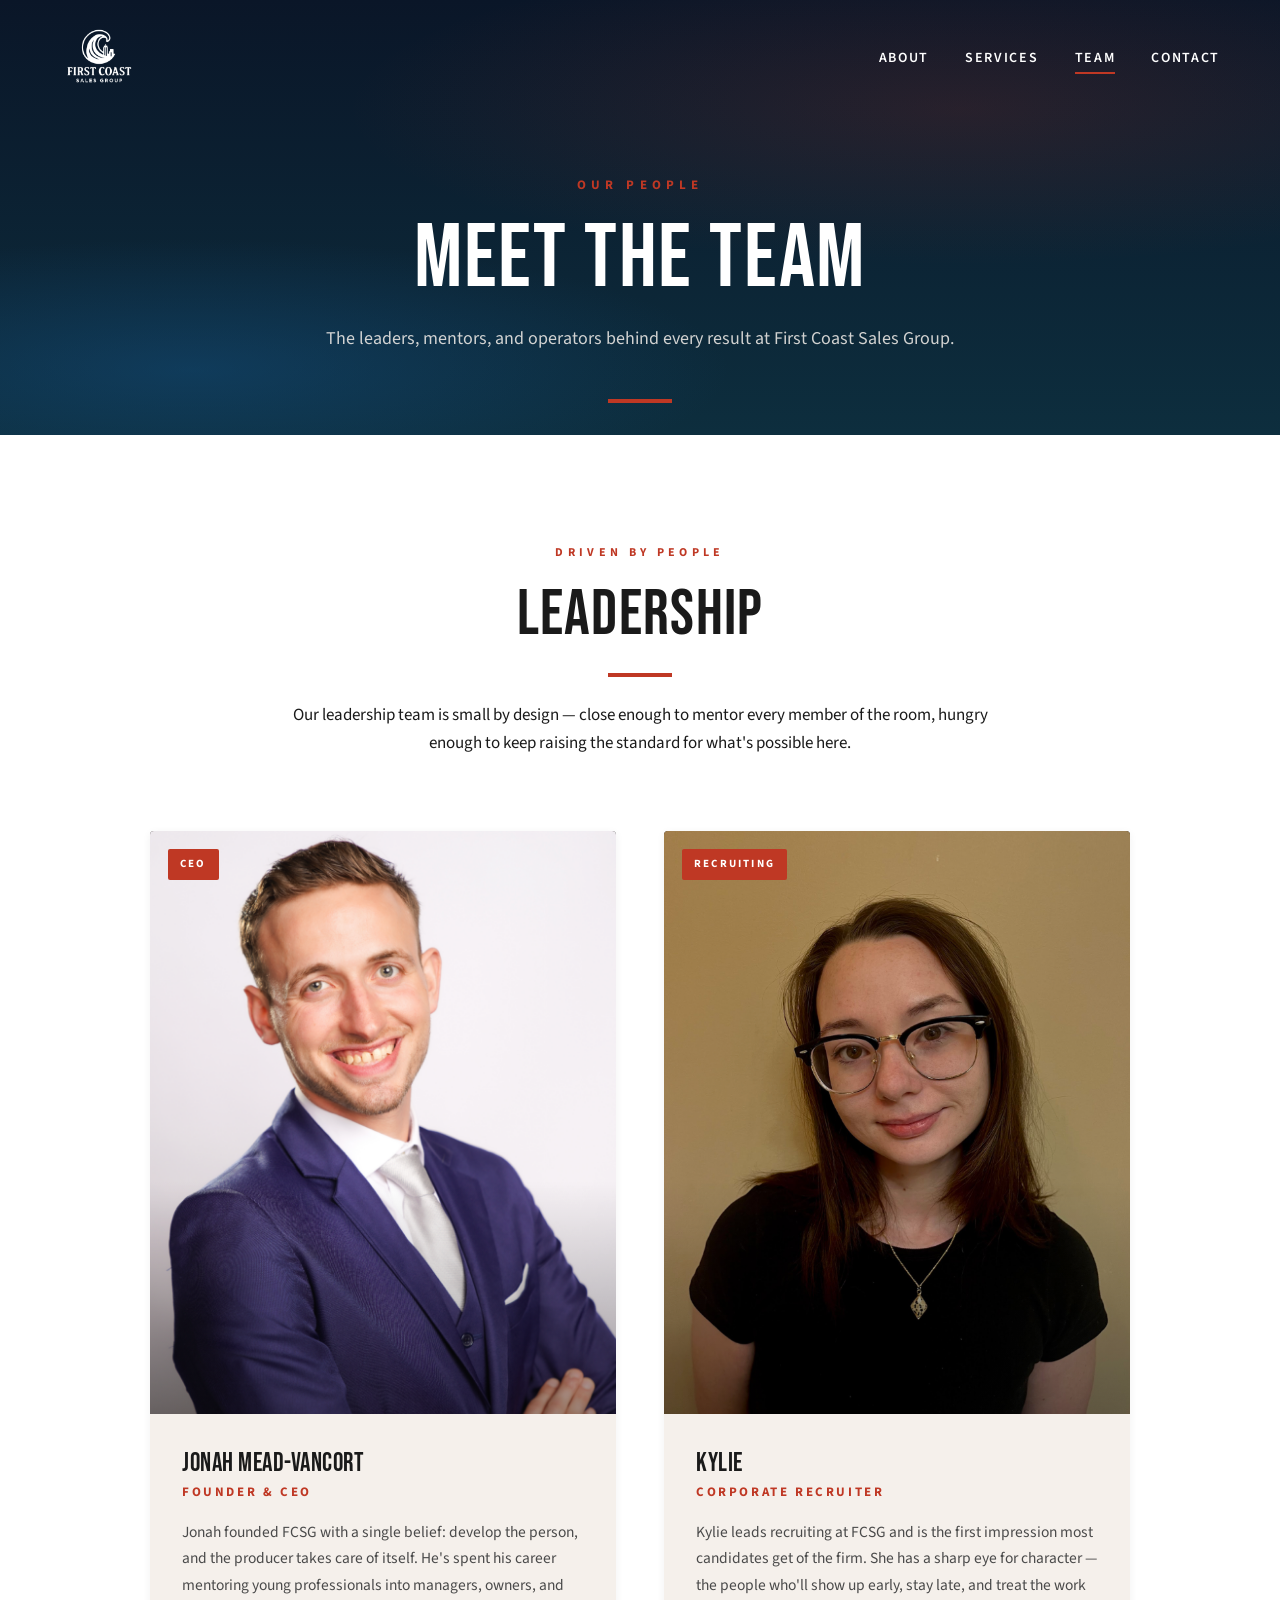
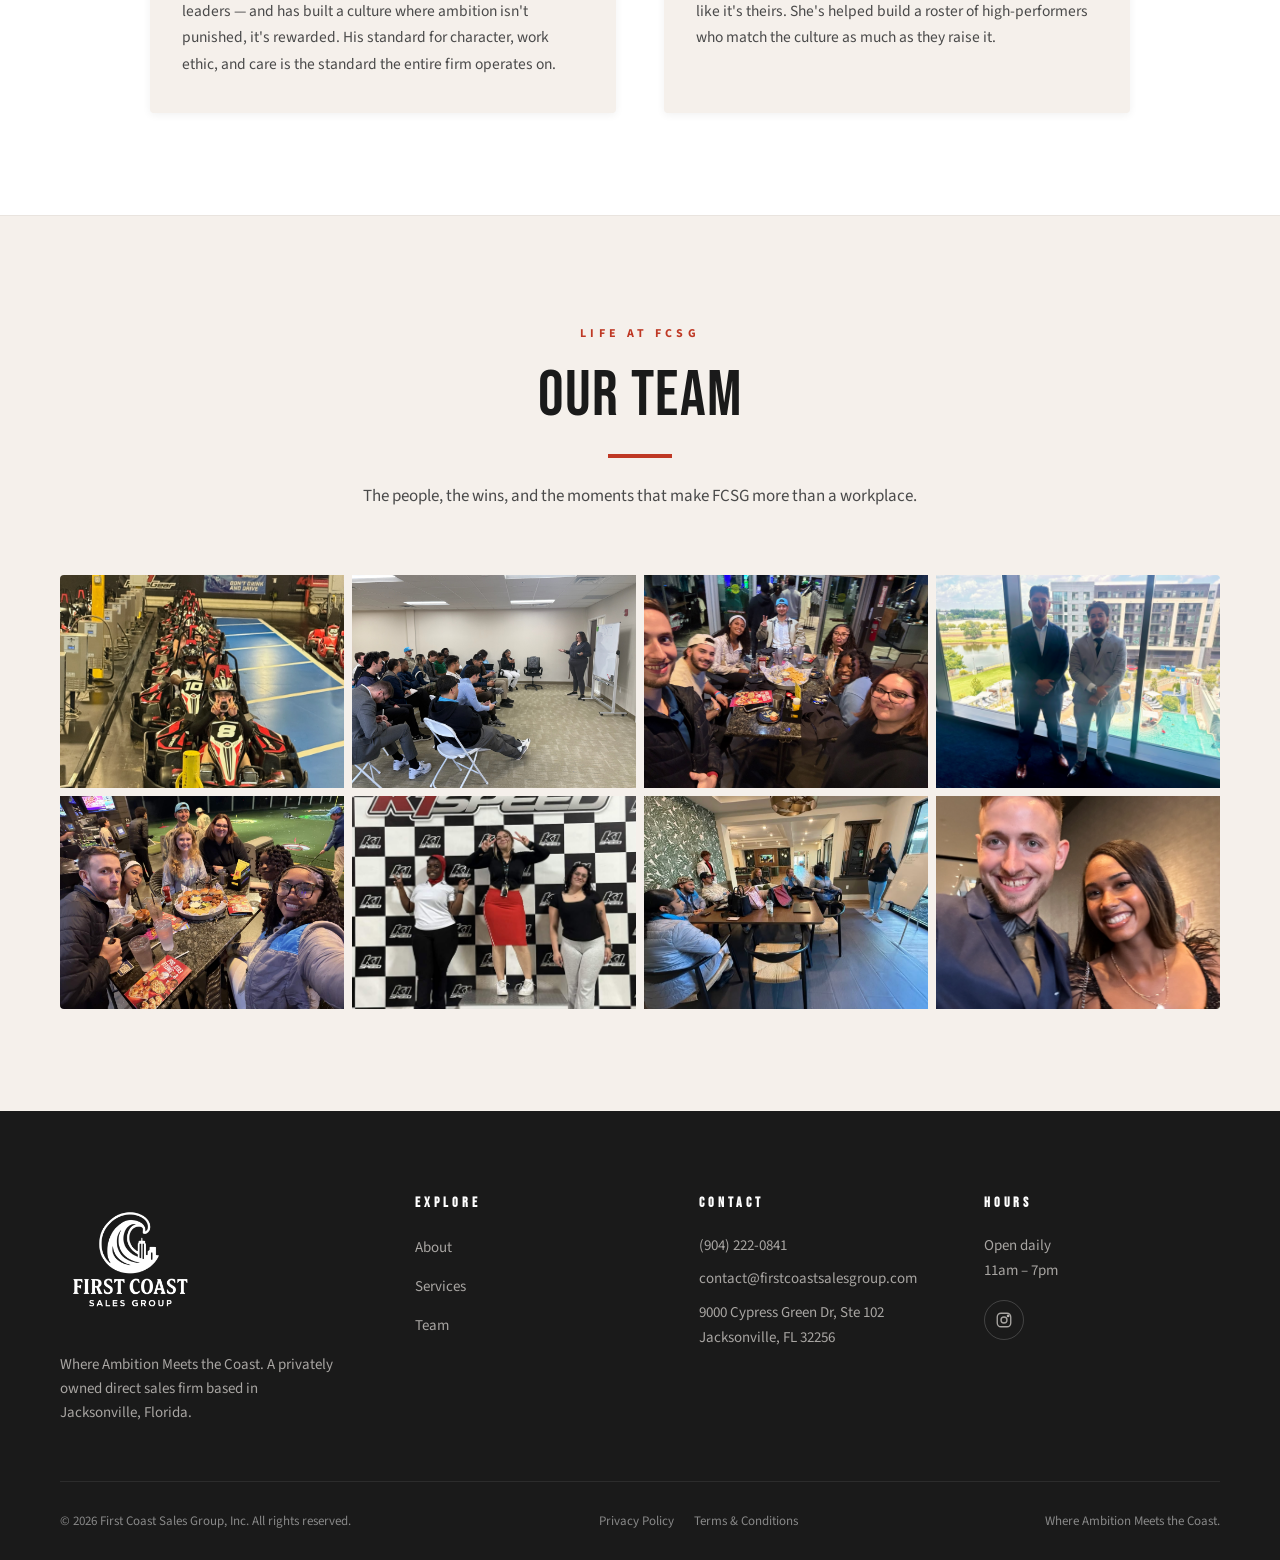
<file: team.html>
<!DOCTYPE html>
<html lang="en">
<head>
<meta charset="UTF-8" />
<meta name="viewport" content="width=device-width, initial-scale=1.0" />
<title>Team — First Coast Sales Group</title>
<meta name="description" content="Meet the leaders behind First Coast Sales Group." />
<meta property="og:type" content="website" />
<meta property="og:site_name" content="First Coast Sales Group" />
<meta property="og:title" content="Meet The Team — First Coast Sales Group" />
<meta property="og:description" content="Meet the leaders behind First Coast Sales Group." />
<meta property="og:image" content="https://first-coast-sales.vercel.app/Assets/og-image.png?v=2" />
<meta property="og:image:secure_url" content="https://first-coast-sales.vercel.app/Assets/og-image.png?v=2" />
<meta property="og:image:type" content="image/png" />
<meta property="og:image:width" content="1200" />
<meta property="og:image:height" content="630" />
<meta property="og:image:alt" content="First Coast Sales Group — Where Ambition Meets the Coast." />
<meta property="og:url" content="https://first-coast-sales.vercel.app/team.html" />
<meta name="twitter:card" content="summary_large_image" />
<meta name="twitter:title" content="Meet The Team — First Coast Sales Group" />
<meta name="twitter:description" content="Meet the leaders behind First Coast Sales Group." />
<meta name="twitter:image" content="https://first-coast-sales.vercel.app/Assets/og-image.png?v=2" />
<meta name="twitter:image:alt" content="First Coast Sales Group" />
<meta name="theme-color" content="#bf3824" />
<link rel="icon" type="image/png" href="Assets/og-image.png" />
<link rel="apple-touch-icon" href="https://first-coast-sales.vercel.app/Assets/og-image.png?v=2" />
<link rel="canonical" href="https://first-coast-sales.vercel.app/team.html" />
<link rel="preconnect" href="https://fonts.googleapis.com">
<link rel="preconnect" href="https://fonts.gstatic.com" crossorigin>
<link href="https://fonts.googleapis.com/css2?family=Bebas+Neue&family=Source+Sans+3:wght@400;600;700&display=swap" rel="stylesheet">
<link rel="stylesheet" href="styles.css" />
</head>
<body>

<nav class="nav">
  <div class="nav-inner">
    <a href="index.html" class="nav-logo">
      <img src="Assets/First%20Coast%20Sales%20Logo.png" alt="First Coast Sales Group" />
    </a>
    <button class="nav-toggle" aria-label="Toggle menu"><span></span><span></span><span></span></button>
    <ul class="nav-links">
      <li><a href="about.html" data-page="about.html">About</a></li>
      <li><a href="services.html" data-page="services.html">Services</a></li>
      <li><a href="team.html" data-page="team.html">Team</a></li>
      <li><a href="contact.html" data-page="contact.html">Contact</a></li>
    </ul>
  </div>
</nav>

<header class="page-header">
  <div class="container">
    <div class="eyebrow">Our People</div>
    <h1>Meet The Team</h1>
    <p>The leaders, mentors, and operators behind every result at First Coast Sales Group.</p>
  </div>
</header>

<section class="team-section">
  <div class="container">
    <div class="team-intro fade-up">
      <span class="eyebrow">Driven By People</span>
      <h2>Leadership</h2>
      <span class="red-rule center"></span>
      <p>Our leadership team is small by design — close enough to mentor every member of the room, hungry enough to keep raising the standard for what's possible here.</p>
    </div>

    <div class="team-grid">
      <article class="profile-card fade-up">
        <div class="profile-img">
          <img src="Assets/jonahheadshot.png" alt="Jonah Mead-Vancort" />
          <span class="photo-fade"></span>
          <span class="badge">CEO</span>
        </div>
        <div class="profile-body">
          <h3>Jonah Mead-Vancort</h3>
          <span class="role">Founder &amp; CEO</span>
          <p>Jonah founded FCSG with a single belief: develop the person, and the producer takes care of itself. He's spent his career mentoring young professionals into managers, owners, and leaders — and has built a culture where ambition isn't punished, it's rewarded. His standard for character, work ethic, and care is the standard the entire firm operates on.</p>
        </div>
      </article>

      <article class="profile-card fade-up delay-1">
        <div class="profile-img">
          <img src="Assets/Kylieheadshot.png" alt="Kylie" />
          <span class="photo-fade"></span>
          <span class="badge">RECRUITING</span>
        </div>
        <div class="profile-body">
          <h3>Kylie</h3>
          <span class="role">Corporate Recruiter</span>
          <p>Kylie leads recruiting at FCSG and is the first impression most candidates get of the firm. She has a sharp eye for character — the people who'll show up early, stay late, and treat the work like it's theirs. She's helped build a roster of high-performers who match the culture as much as they raise it.</p>
        </div>
      </article>
    </div>
  </div>
</section>

<!-- ============ OUR TEAM GALLERY ============ -->
<section class="gallery-section">
  <div class="container">
    <div class="gallery-head fade-up">
      <span class="eyebrow">Life At FCSG</span>
      <h2>Our Team</h2>
      <span class="red-rule center"></span>
      <p>The people, the wins, and the moments that make FCSG more than a workplace.</p>
    </div>

    <div class="gallery-grid fade-up">
      <div class="gallery-item">
        <img src="Assets/IMG_3647.JPG" alt="FCSG team moment" loading="lazy" />
      </div>
      <div class="gallery-item">
        <img src="Assets/IMG_3648.JPG" alt="FCSG team moment" loading="lazy" />
      </div>
      <div class="gallery-item">
        <img src="Assets/IMG_3649.JPG" alt="FCSG team moment" loading="lazy" />
      </div>
      <div class="gallery-item">
        <img src="Assets/joshandfields1.png" alt="Josh in the field" loading="lazy" />
      </div>
      <div class="gallery-item">
        <img src="Assets/teamnight1.JPG" alt="FCSG team night" loading="lazy" />
      </div>
      <div class="gallery-item">
        <img src="Assets/teamnight2.JPG" alt="FCSG team night" loading="lazy" />
      </div>
      <div class="gallery-item">
        <img src="Assets/teamnight3.png" alt="FCSG team night" loading="lazy" />
      </div>
      <div class="gallery-item">
        <img src="Assets/teamnight4.png" alt="FCSG team night" loading="lazy" />
      </div>
    </div>
  </div>
</section>

<footer class="footer">
  <div class="container">
    <div class="footer-grid">
      <div class="footer-brand">
        <img class="footer-logo" src="Assets/First%20Coast%20Sales%20Logo.png" alt="First Coast Sales Group" />
        <p class="tagline">Where Ambition Meets the Coast. A privately owned direct sales firm based in Jacksonville, Florida.</p>
      </div>
      <div class="footer-col">
        <h5>Explore</h5>
        <ul>
          <li><a href="about.html">About</a></li>
          <li><a href="services.html">Services</a></li>
          <li><a href="team.html">Team</a></li>
        </ul>
      </div>
      <div class="footer-col">
        <h5>Contact</h5>
        <p><a href="tel:9042220841">(904) 222-0841</a></p>
        <p><a href="mailto:contact@firstcoastsalesgroup.com">contact@firstcoastsalesgroup.com</a></p>
        <p>9000 Cypress Green Dr, Ste 102<br/>Jacksonville, FL 32256</p>
      </div>
      <div class="footer-col">
        <h5>Hours</h5>
        <p>Open daily<br/>11am – 7pm</p>
        <div class="footer-social">
          <a href="https://www.instagram.com/firstcoast.team/" target="_blank" rel="noopener" aria-label="Instagram">
            <svg viewBox="0 0 24 24" width="18" height="18" fill="none" stroke="currentColor" stroke-width="1.8" stroke-linecap="round" stroke-linejoin="round"><rect x="3" y="3" width="18" height="18" rx="5"/><circle cx="12" cy="12" r="4"/><circle cx="17.5" cy="6.5" r="1" fill="currentColor"/></svg>
          </a>
        </div>
      </div>
    </div>
    <div class="footer-bottom">
      <span>&copy; 2026 First Coast Sales Group, Inc. All rights reserved.</span>
      <nav class="footer-legal" aria-label="Legal">
        <a href="/privacy">Privacy Policy</a>
        <a href="/terms">Terms &amp; Conditions</a>
      </nav>
      <span>Where Ambition Meets the Coast.</span>
    </div>
  </div>
</footer>

<script src="main.js"></script>
</body>
</html>
</file>
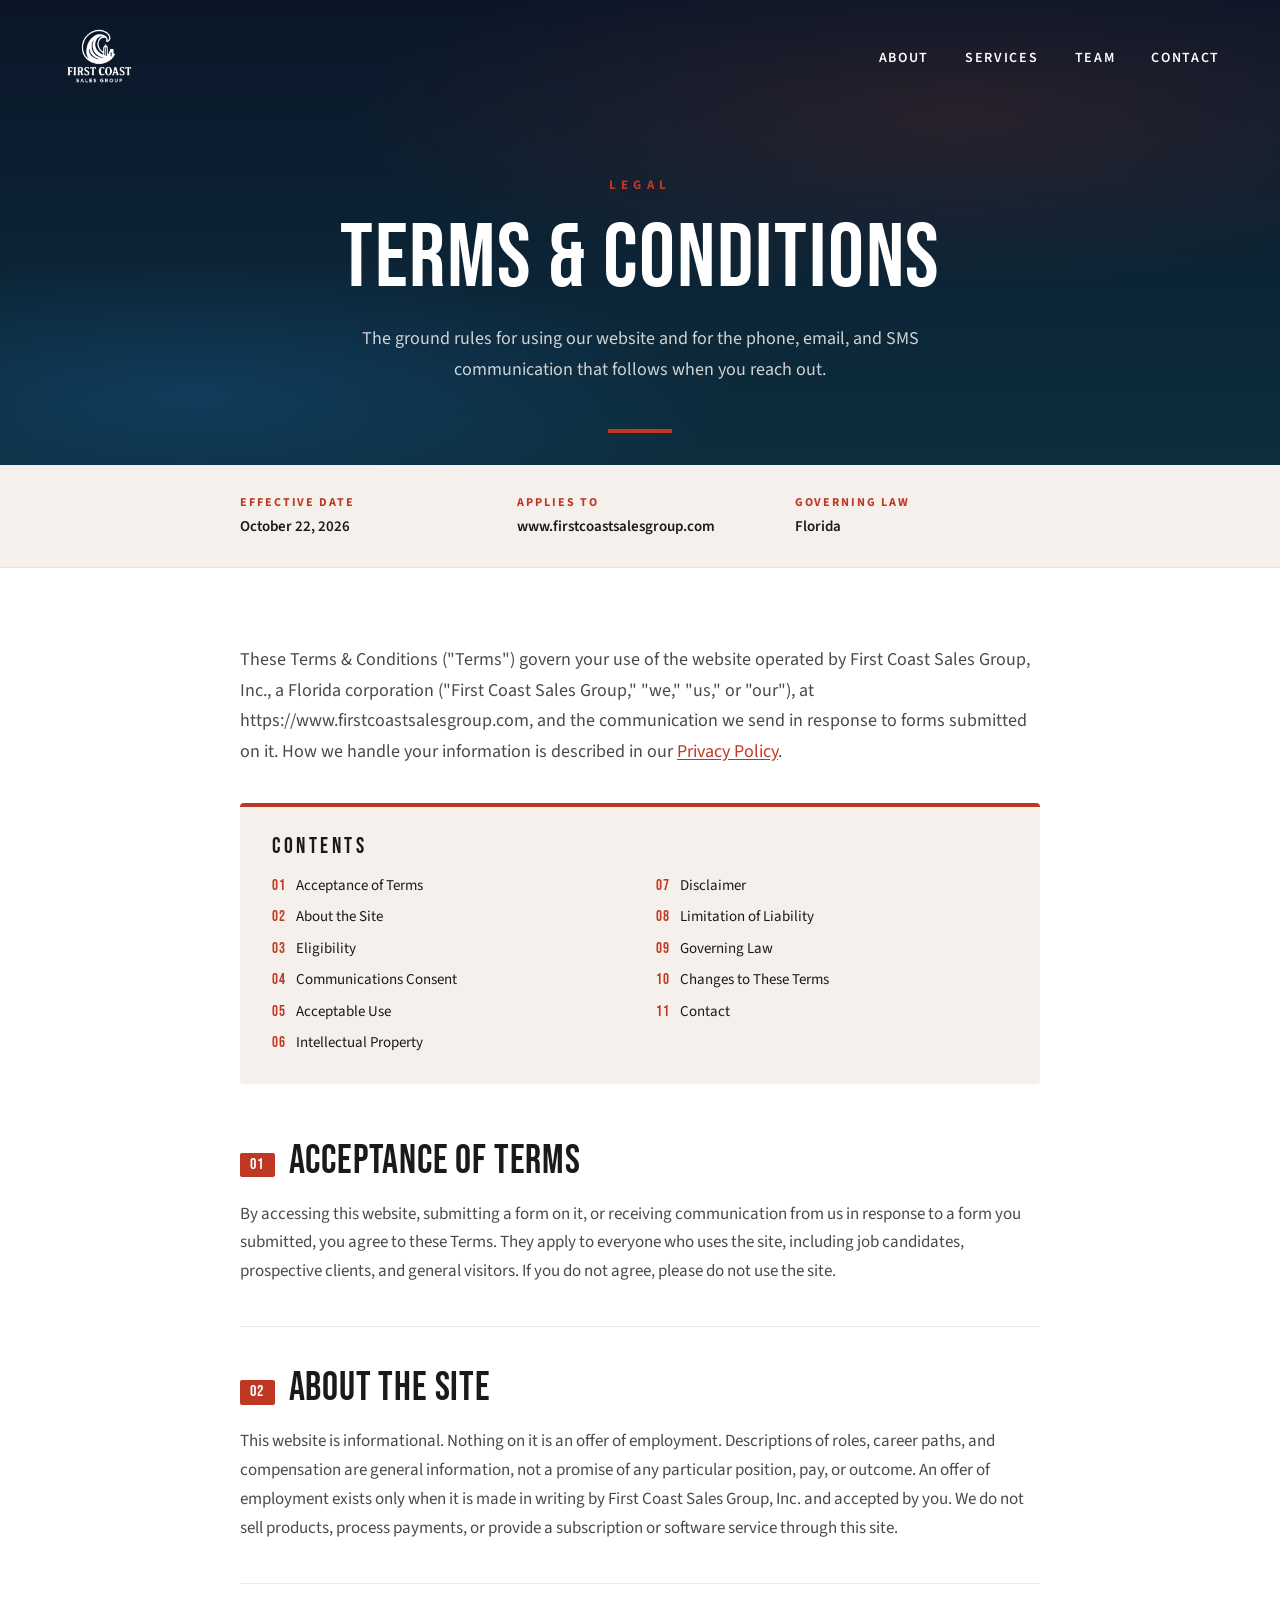
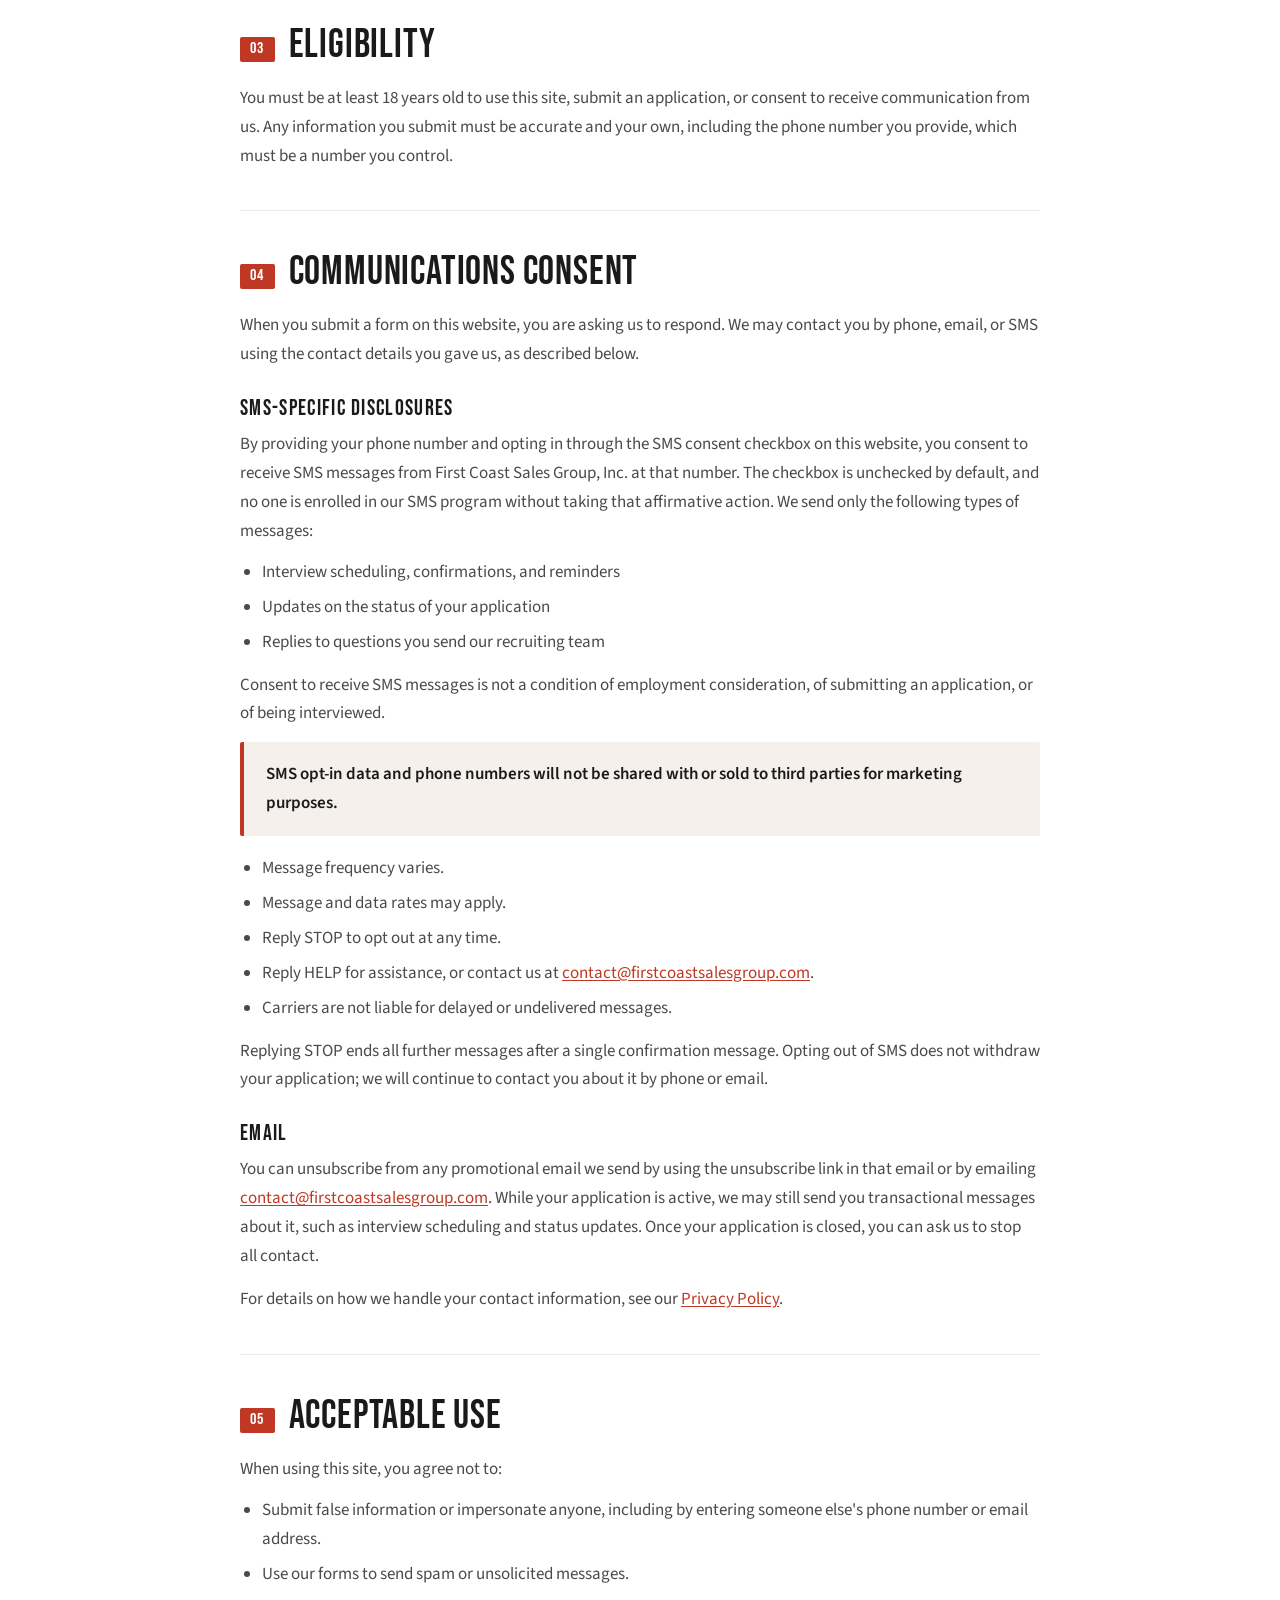
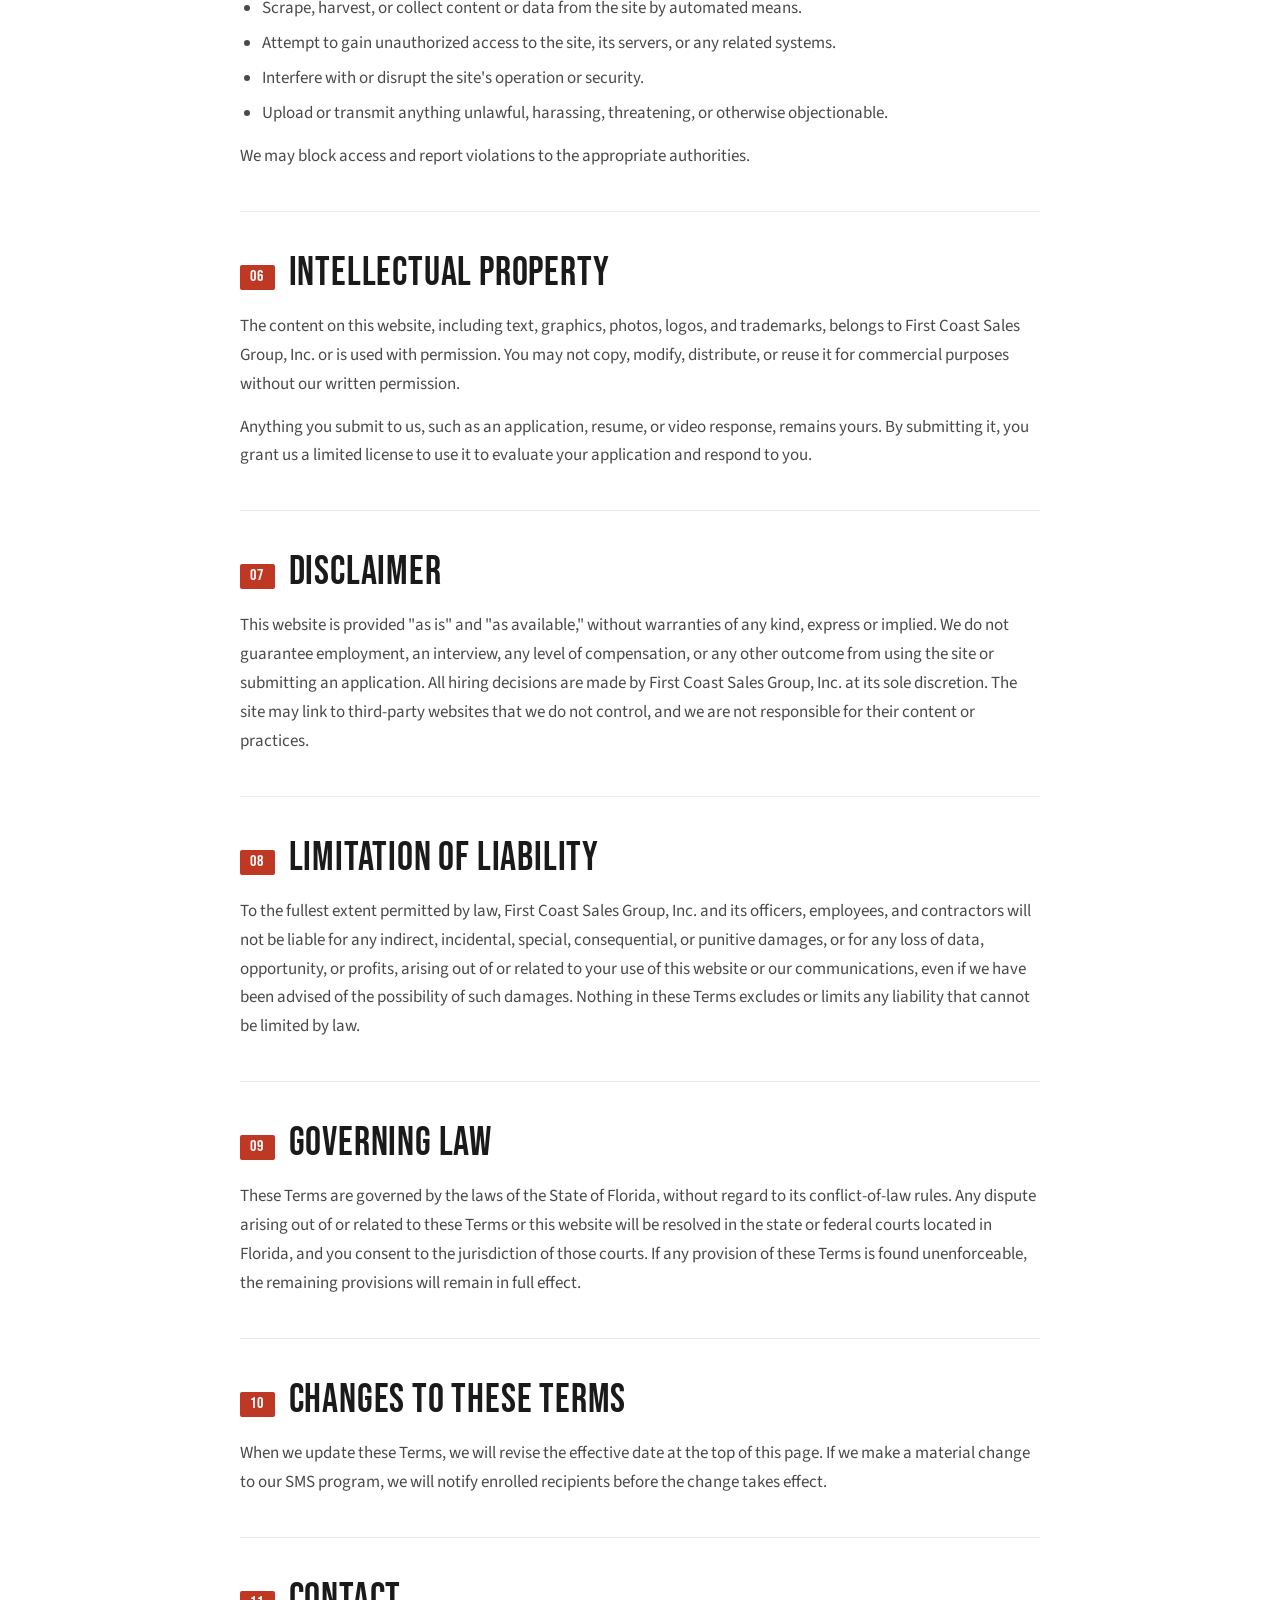
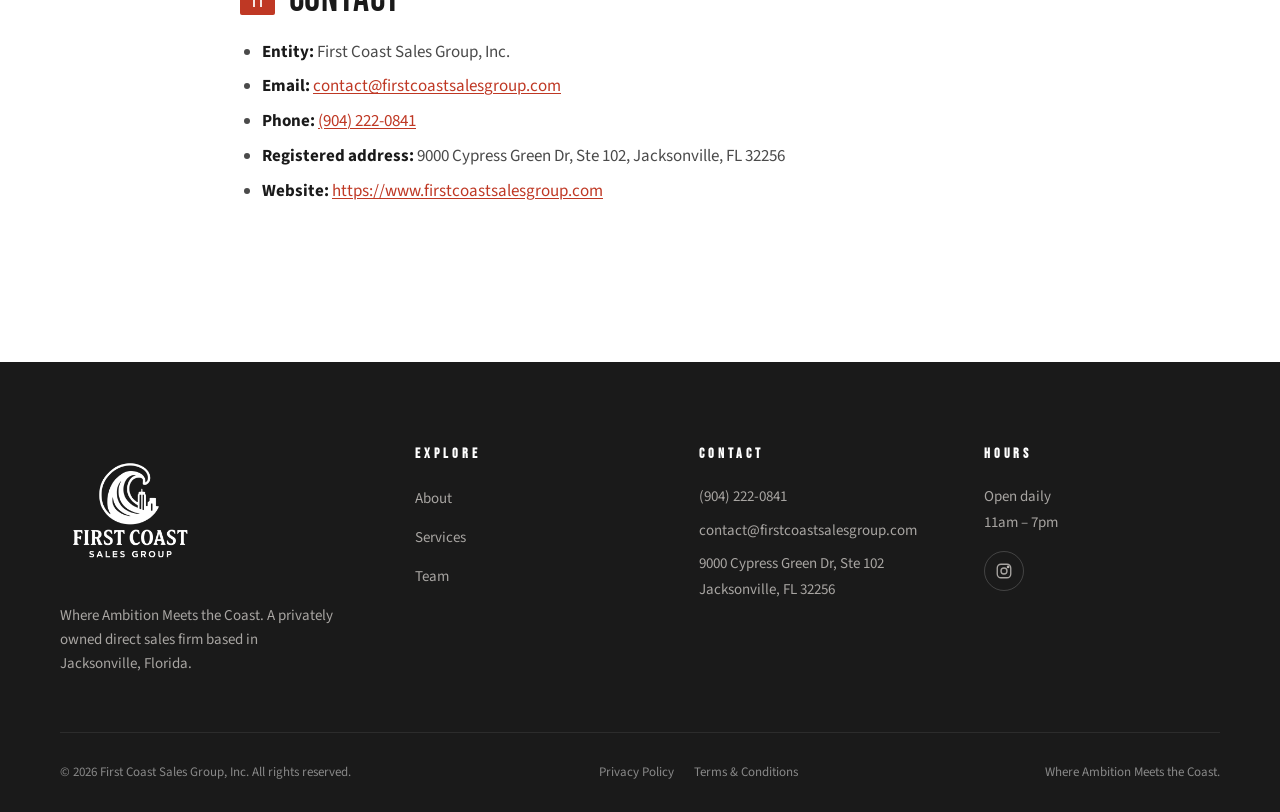
<file: terms.html>
<!DOCTYPE html>
<html lang="en">
<head>
<meta charset="UTF-8" />
<meta name="viewport" content="width=device-width, initial-scale=1.0" />
<title>Terms &amp; Conditions | First Coast Sales Group</title>
<meta name="description" content="The terms for using the First Coast Sales Group, Inc. website, including SMS program disclosures for candidates: message types, frequency, rates, STOP and HELP." />
<meta name="robots" content="index, follow" />
<meta property="og:type" content="website" />
<meta property="og:site_name" content="First Coast Sales Group" />
<meta property="og:title" content="Terms &amp; Conditions | First Coast Sales Group" />
<meta property="og:description" content="Terms for using the First Coast Sales Group, Inc. website, including our candidate SMS program disclosures." />
<meta property="og:image" content="https://first-coast-sales.vercel.app/Assets/og-image.png?v=2" />
<meta property="og:image:secure_url" content="https://first-coast-sales.vercel.app/Assets/og-image.png?v=2" />
<meta property="og:image:type" content="image/png" />
<meta property="og:image:width" content="1200" />
<meta property="og:image:height" content="630" />
<meta property="og:image:alt" content="First Coast Sales Group — Where Ambition Meets the Coast." />
<meta property="og:url" content="https://first-coast-sales.vercel.app/terms" />
<meta name="twitter:card" content="summary_large_image" />
<meta name="twitter:title" content="Terms &amp; Conditions | First Coast Sales Group" />
<meta name="twitter:description" content="Terms for using the First Coast Sales Group, Inc. website, including our candidate SMS program disclosures." />
<meta name="twitter:image" content="https://first-coast-sales.vercel.app/Assets/og-image.png?v=2" />
<meta name="twitter:image:alt" content="First Coast Sales Group" />
<meta name="theme-color" content="#bf3824" />
<link rel="icon" type="image/png" href="Assets/og-image.png" />
<link rel="apple-touch-icon" href="https://first-coast-sales.vercel.app/Assets/og-image.png?v=2" />
<link rel="canonical" href="https://first-coast-sales.vercel.app/terms" />
<link rel="preconnect" href="https://fonts.googleapis.com">
<link rel="preconnect" href="https://fonts.gstatic.com" crossorigin>
<link href="https://fonts.googleapis.com/css2?family=Bebas+Neue&family=Source+Sans+3:wght@400;600;700&display=swap" rel="stylesheet">
<link rel="stylesheet" href="styles.css" />
</head>
<body>

<nav class="nav">
  <div class="nav-inner">
    <a href="index.html" class="nav-logo">
      <img src="Assets/First%20Coast%20Sales%20Logo.png" alt="First Coast Sales Group" />
    </a>
    <button class="nav-toggle" aria-label="Toggle menu"><span></span><span></span><span></span></button>
    <ul class="nav-links">
      <li><a href="about.html" data-page="about.html">About</a></li>
      <li><a href="services.html" data-page="services.html">Services</a></li>
      <li><a href="team.html" data-page="team.html">Team</a></li>
      <li><a href="contact.html" data-page="contact.html">Contact</a></li>
    </ul>
  </div>
</nav>

<header class="page-header">
  <div class="container">
    <div class="eyebrow">Legal</div>
    <h1>Terms &amp; Conditions</h1>
    <p>The ground rules for using our website and for the phone, email, and SMS communication that follows when you reach out.</p>
  </div>
</header>

<div class="legal-meta">
  <div class="container-narrow">
    <dl>
      <div><dt>Effective date</dt><dd>October 22, 2026</dd></div>
      <div><dt>Applies to</dt><dd>www.firstcoastsalesgroup.com</dd></div>
      <div><dt>Governing law</dt><dd>Florida</dd></div>
    </dl>
  </div>
</div>

<main class="legal-body">
  <div class="container-narrow">

    <p class="legal-intro">These Terms &amp; Conditions ("Terms") govern your use of the website operated by First Coast Sales Group, Inc., a Florida corporation ("First Coast Sales Group," "we," "us," or "our"), at https://www.firstcoastsalesgroup.com, and the communication we send in response to forms submitted on it. How we handle your information is described in our <a href="/privacy">Privacy Policy</a>.</p>

    <nav class="legal-toc" aria-label="Contents">
      <h2>Contents</h2>
      <ol>
        <li><a href="#acceptance"><span class="num">01</span>Acceptance of Terms</a></li>
        <li><a href="#about-the-site"><span class="num">02</span>About the Site</a></li>
        <li><a href="#eligibility"><span class="num">03</span>Eligibility</a></li>
        <li><a href="#communications-consent"><span class="num">04</span>Communications Consent</a></li>
        <li><a href="#acceptable-use"><span class="num">05</span>Acceptable Use</a></li>
        <li><a href="#intellectual-property"><span class="num">06</span>Intellectual Property</a></li>
        <li><a href="#disclaimer"><span class="num">07</span>Disclaimer</a></li>
        <li><a href="#limitation-of-liability"><span class="num">08</span>Limitation of Liability</a></li>
        <li><a href="#governing-law"><span class="num">09</span>Governing Law</a></li>
        <li><a href="#changes"><span class="num">10</span>Changes to These Terms</a></li>
        <li><a href="#contact"><span class="num">11</span>Contact</a></li>
      </ol>
    </nav>

    <section class="legal-section" id="acceptance">
      <h2><span class="num">01</span>Acceptance of Terms</h2>
      <p>By accessing this website, submitting a form on it, or receiving communication from us in response to a form you submitted, you agree to these Terms. They apply to everyone who uses the site, including job candidates, prospective clients, and general visitors. If you do not agree, please do not use the site.</p>
    </section>

    <section class="legal-section" id="about-the-site">
      <h2><span class="num">02</span>About the Site</h2>
      <p>This website is informational. Nothing on it is an offer of employment. Descriptions of roles, career paths, and compensation are general information, not a promise of any particular position, pay, or outcome. An offer of employment exists only when it is made in writing by First Coast Sales Group, Inc. and accepted by you. We do not sell products, process payments, or provide a subscription or software service through this site.</p>
    </section>

    <section class="legal-section" id="eligibility">
      <h2><span class="num">03</span>Eligibility</h2>
      <p>You must be at least 18 years old to use this site, submit an application, or consent to receive communication from us. Any information you submit must be accurate and your own, including the phone number you provide, which must be a number you control.</p>
    </section>

    <section class="legal-section" id="communications-consent">
      <h2><span class="num">04</span>Communications Consent</h2>
      <p>When you submit a form on this website, you are asking us to respond. We may contact you by phone, email, or SMS using the contact details you gave us, as described below.</p>

      <h3>SMS-Specific Disclosures</h3>
      <p>By providing your phone number and opting in through the SMS consent checkbox on this website, you consent to receive SMS messages from First Coast Sales Group, Inc. at that number. The checkbox is unchecked by default, and no one is enrolled in our SMS program without taking that affirmative action. We send only the following types of messages:</p>
      <ul>
        <li>Interview scheduling, confirmations, and reminders</li>
        <li>Updates on the status of your application</li>
        <li>Replies to questions you send our recruiting team</li>
      </ul>
      <p>Consent to receive SMS messages is not a condition of employment consideration, of submitting an application, or of being interviewed.</p>
      <p class="legal-callout">SMS opt-in data and phone numbers will not be shared with or sold to third parties for marketing purposes.</p>
      <ul>
        <li>Message frequency varies.</li>
        <li>Message and data rates may apply.</li>
        <li>Reply STOP to opt out at any time.</li>
        <li>Reply HELP for assistance, or contact us at <a href="mailto:contact@firstcoastsalesgroup.com">contact@firstcoastsalesgroup.com</a>.</li>
        <li>Carriers are not liable for delayed or undelivered messages.</li>
      </ul>
      <p>Replying STOP ends all further messages after a single confirmation message. Opting out of SMS does not withdraw your application; we will continue to contact you about it by phone or email.</p>

      <h3>Email</h3>
      <p>You can unsubscribe from any promotional email we send by using the unsubscribe link in that email or by emailing <a href="mailto:contact@firstcoastsalesgroup.com">contact@firstcoastsalesgroup.com</a>. While your application is active, we may still send you transactional messages about it, such as interview scheduling and status updates. Once your application is closed, you can ask us to stop all contact.</p>

      <p>For details on how we handle your contact information, see our <a href="/privacy">Privacy Policy</a>.</p>
    </section>

    <section class="legal-section" id="acceptable-use">
      <h2><span class="num">05</span>Acceptable Use</h2>
      <p>When using this site, you agree not to:</p>
      <ul>
        <li>Submit false information or impersonate anyone, including by entering someone else's phone number or email address.</li>
        <li>Use our forms to send spam or unsolicited messages.</li>
        <li>Scrape, harvest, or collect content or data from the site by automated means.</li>
        <li>Attempt to gain unauthorized access to the site, its servers, or any related systems.</li>
        <li>Interfere with or disrupt the site's operation or security.</li>
        <li>Upload or transmit anything unlawful, harassing, threatening, or otherwise objectionable.</li>
      </ul>
      <p>We may block access and report violations to the appropriate authorities.</p>
    </section>

    <section class="legal-section" id="intellectual-property">
      <h2><span class="num">06</span>Intellectual Property</h2>
      <p>The content on this website, including text, graphics, photos, logos, and trademarks, belongs to First Coast Sales Group, Inc. or is used with permission. You may not copy, modify, distribute, or reuse it for commercial purposes without our written permission.</p>
      <p>Anything you submit to us, such as an application, resume, or video response, remains yours. By submitting it, you grant us a limited license to use it to evaluate your application and respond to you.</p>
    </section>

    <section class="legal-section" id="disclaimer">
      <h2><span class="num">07</span>Disclaimer</h2>
      <p>This website is provided "as is" and "as available," without warranties of any kind, express or implied. We do not guarantee employment, an interview, any level of compensation, or any other outcome from using the site or submitting an application. All hiring decisions are made by First Coast Sales Group, Inc. at its sole discretion. The site may link to third-party websites that we do not control, and we are not responsible for their content or practices.</p>
    </section>

    <section class="legal-section" id="limitation-of-liability">
      <h2><span class="num">08</span>Limitation of Liability</h2>
      <p>To the fullest extent permitted by law, First Coast Sales Group, Inc. and its officers, employees, and contractors will not be liable for any indirect, incidental, special, consequential, or punitive damages, or for any loss of data, opportunity, or profits, arising out of or related to your use of this website or our communications, even if we have been advised of the possibility of such damages. Nothing in these Terms excludes or limits any liability that cannot be limited by law.</p>
    </section>

    <section class="legal-section" id="governing-law">
      <h2><span class="num">09</span>Governing Law</h2>
      <p>These Terms are governed by the laws of the State of Florida, without regard to its conflict-of-law rules. Any dispute arising out of or related to these Terms or this website will be resolved in the state or federal courts located in Florida, and you consent to the jurisdiction of those courts. If any provision of these Terms is found unenforceable, the remaining provisions will remain in full effect.</p>
    </section>

    <section class="legal-section" id="changes">
      <h2><span class="num">10</span>Changes to These Terms</h2>
      <p>When we update these Terms, we will revise the effective date at the top of this page. If we make a material change to our SMS program, we will notify enrolled recipients before the change takes effect.</p>
    </section>

    <section class="legal-section" id="contact">
      <h2><span class="num">11</span>Contact</h2>
      <ul>
        <li><strong>Entity:</strong> First Coast Sales Group, Inc.</li>
        <li><strong>Email:</strong> <a href="mailto:contact@firstcoastsalesgroup.com">contact@firstcoastsalesgroup.com</a></li>
        <li><strong>Phone:</strong> <a href="tel:9042220841">(904) 222-0841</a></li>
        <li><strong>Registered address:</strong> 9000 Cypress Green Dr, Ste 102, Jacksonville, FL 32256</li>
        <li><strong>Website:</strong> <a href="https://www.firstcoastsalesgroup.com">https://www.firstcoastsalesgroup.com</a></li>
      </ul>
    </section>

  </div>
</main>

<footer class="footer">
  <div class="container">
    <div class="footer-grid">
      <div class="footer-brand">
        <img class="footer-logo" src="Assets/First%20Coast%20Sales%20Logo.png" alt="First Coast Sales Group" />
        <p class="tagline">Where Ambition Meets the Coast. A privately owned direct sales firm based in Jacksonville, Florida.</p>
      </div>
      <div class="footer-col">
        <h5>Explore</h5>
        <ul>
          <li><a href="about.html">About</a></li>
          <li><a href="services.html">Services</a></li>
          <li><a href="team.html">Team</a></li>
        </ul>
      </div>
      <div class="footer-col">
        <h5>Contact</h5>
        <p><a href="tel:9042220841">(904) 222-0841</a></p>
        <p><a href="mailto:contact@firstcoastsalesgroup.com">contact@firstcoastsalesgroup.com</a></p>
        <p>9000 Cypress Green Dr, Ste 102<br/>Jacksonville, FL 32256</p>
      </div>
      <div class="footer-col">
        <h5>Hours</h5>
        <p>Open daily<br/>11am – 7pm</p>
        <div class="footer-social">
          <a href="https://www.instagram.com/firstcoast.team/" target="_blank" rel="noopener" aria-label="Instagram">
            <svg viewBox="0 0 24 24" width="18" height="18" fill="none" stroke="currentColor" stroke-width="1.8" stroke-linecap="round" stroke-linejoin="round"><rect x="3" y="3" width="18" height="18" rx="5"/><circle cx="12" cy="12" r="4"/><circle cx="17.5" cy="6.5" r="1" fill="currentColor"/></svg>
          </a>
        </div>
      </div>
    </div>
    <div class="footer-bottom">
      <span>&copy; 2026 First Coast Sales Group, Inc. All rights reserved.</span>
      <nav class="footer-legal" aria-label="Legal">
        <a href="/privacy">Privacy Policy</a>
        <a href="/terms">Terms &amp; Conditions</a>
      </nav>
      <span>Where Ambition Meets the Coast.</span>
    </div>
  </div>
</footer>

<script src="main.js"></script>
</body>
</html>
</file>
<file: styles.css>
/* ============================================
   FIRST COAST SALES GROUP — SHARED STYLES
   ============================================ */

:root {
  --red: #bf3824;
  --red-dark: #bf3824;
  --red-light: #bf3824;
  --dark: #1A1A1A;
  --dark-2: #232323;
  --cream: #F5F0EB;
  --white: #FFFFFF;
  --gray: #888888;
  --gray-light: #D9D9D9;
  --gray-dark: #4A4A4A;
  --navy-deep: #0A1628;
  --teal-deep: #0D2E3E;

  --font-display: 'Bebas Neue', 'Barlow Condensed', Impact, sans-serif;
  --font-body: 'Source Sans 3', 'Lato', -apple-system, sans-serif;

  --max-width: 1240px;
  --section-pad: clamp(64px, 8vw, 120px);
  --gutter: clamp(20px, 4vw, 40px);

  --shadow-sm: 0 2px 8px rgba(0,0,0,0.06);
  --shadow-md: 0 8px 24px rgba(0,0,0,0.08);
  --shadow-lg: 0 16px 48px rgba(0,0,0,0.14);
  --shadow-red: 0 12px 32px rgba(191,56,36,0.28);

  --ease: cubic-bezier(0.4, 0, 0.2, 1);
}

* {
  margin: 0;
  padding: 0;
  box-sizing: border-box;
}

html {
  scroll-behavior: smooth;
  -webkit-font-smoothing: antialiased;
  -moz-osx-font-smoothing: grayscale;
}

body {
  font-family: var(--font-body);
  font-size: 17px;
  line-height: 1.7;
  color: var(--dark);
  background: var(--white);
  overflow-x: hidden;
}

img {
  max-width: 100%;
  display: block;
}

a {
  color: inherit;
  text-decoration: none;
  transition: color 0.25s var(--ease);
}

button {
  font-family: inherit;
  cursor: pointer;
  border: none;
  background: none;
}

h1, h2, h3, h4 {
  font-family: var(--font-display);
  font-weight: 400;
  line-height: 1.05;
  letter-spacing: 0.02em;
  text-transform: uppercase;
}

h1 { font-size: clamp(48px, 8vw, 104px); }
h2 { font-size: clamp(36px, 5vw, 64px); }
h3 { font-size: clamp(24px, 3vw, 36px); }
h4 { font-size: clamp(18px, 2vw, 22px); }

p { font-size: 1.0625rem; }

.container {
  max-width: var(--max-width);
  margin: 0 auto;
  padding: 0 var(--gutter);
}

.container-narrow {
  max-width: 880px;
  margin: 0 auto;
  padding: 0 var(--gutter);
}

/* ============================================
   NAV
   ============================================ */

.nav {
  position: fixed;
  top: 0;
  left: 0;
  right: 0;
  z-index: 100;
  padding: 18px 0;
  background: transparent;
  transition: background 0.35s var(--ease), padding 0.35s var(--ease), border-color 0.35s var(--ease);
  border-bottom: 1px solid transparent;
}

.nav.scrolled {
  background: rgba(26, 26, 26, 0.96);
  backdrop-filter: blur(12px);
  -webkit-backdrop-filter: blur(12px);
  padding: 12px 0;
  border-bottom-color: rgba(255,255,255,0.06);
}

.nav-inner {
  display: flex;
  align-items: center;
  justify-content: space-between;
  max-width: var(--max-width);
  margin: 0 auto;
  padding: 0 var(--gutter);
}

.nav-logo {
  display: inline-flex;
  align-items: center;
  line-height: 0;
}

.nav-logo img {
  height: 78px;
  width: auto;
  display: block;
  transition: height 0.35s var(--ease);
  filter: brightness(0) invert(1);
}

.nav.scrolled .nav-logo img {
  height: 62px;
}

@media (max-width: 600px) {
  .nav-logo img { height: 60px; }
  .nav.scrolled .nav-logo img { height: 50px; }
}

.nav-links {
  display: flex;
  align-items: center;
  gap: 36px;
  list-style: none;
}

.nav-links a {
  color: var(--white);
  font-size: 14px;
  font-weight: 600;
  letter-spacing: 0.12em;
  text-transform: uppercase;
  position: relative;
  padding: 4px 0;
}

.nav-links a::after {
  content: '';
  position: absolute;
  left: 0;
  bottom: -2px;
  width: 0;
  height: 2px;
  background: var(--red);
  transition: width 0.3s var(--ease);
}

.nav-links a:hover::after,
.nav-links a.active::after { width: 100%; }
.nav-links a.active { color: var(--white); }

.nav-cta {
  background: var(--red);
  color: var(--white) !important;
  padding: 12px 22px !important;
  border-radius: 2px;
  font-size: 13px !important;
  letter-spacing: 0.14em !important;
  transition: background 0.25s var(--ease), transform 0.25s var(--ease);
}

.nav-cta:hover { background: var(--red-light); transform: translateY(-2px); }
.nav-cta::after { display: none !important; }

.nav-toggle {
  display: none;
  width: 32px;
  height: 24px;
  position: relative;
}

.nav-toggle span {
  position: absolute;
  left: 0;
  width: 100%;
  height: 2px;
  background: var(--white);
  transition: transform 0.3s var(--ease), opacity 0.3s var(--ease), top 0.3s var(--ease);
}

.nav-toggle span:nth-child(1) { top: 4px; }
.nav-toggle span:nth-child(2) { top: 11px; }
.nav-toggle span:nth-child(3) { top: 18px; }

.nav-toggle.open span:nth-child(1) { top: 11px; transform: rotate(45deg); }
.nav-toggle.open span:nth-child(2) { opacity: 0; }
.nav-toggle.open span:nth-child(3) { top: 11px; transform: rotate(-45deg); }

@media (max-width: 880px) {
  .nav-toggle { display: block; }
  .nav-links {
    position: fixed;
    top: 0;
    right: 0;
    width: 80%;
    max-width: 360px;
    height: 100vh;
    background: var(--dark);
    flex-direction: column;
    align-items: flex-start;
    padding: 100px 36px 36px;
    gap: 24px;
    transform: translateX(100%);
    transition: transform 0.4s var(--ease);
    border-left: 1px solid rgba(255,255,255,0.06);
  }
  .nav-links.open { transform: translateX(0); }
  .nav-links a { font-size: 16px; }
}

/* ============================================
   BUTTONS
   ============================================ */

.btn {
  display: inline-flex;
  align-items: center;
  gap: 10px;
  padding: 16px 32px;
  font-family: var(--font-body);
  font-size: 14px;
  font-weight: 700;
  letter-spacing: 0.16em;
  text-transform: uppercase;
  border-radius: 2px;
  transition: all 0.3s var(--ease);
  cursor: pointer;
  position: relative;
  overflow: hidden;
}

.btn-red {
  background: var(--red);
  color: var(--white);
  box-shadow: var(--shadow-red);
}

.btn-red:hover {
  background: var(--red-light);
  transform: translateY(-3px);
  box-shadow: 0 16px 36px rgba(191,56,36,0.36);
}

.btn-outline {
  background: transparent;
  color: var(--white);
  border: 2px solid var(--white);
}

.btn-outline:hover {
  background: var(--white);
  color: var(--dark);
  transform: translateY(-3px);
}

.btn-outline-dark {
  background: transparent;
  color: var(--dark);
  border: 2px solid var(--dark);
}

.btn-outline-dark:hover {
  background: var(--dark);
  color: var(--white);
  transform: translateY(-3px);
}

.btn .arrow {
  display: inline-block;
  transition: transform 0.3s var(--ease);
}

.btn:hover .arrow { transform: translateX(4px); }

/* ============================================
   HERO — OCEAN WAVE
   ============================================ */

.hero {
  position: relative;
  min-height: 100vh;
  display: flex;
  align-items: center;
  overflow: hidden;
  background: linear-gradient(180deg, var(--navy-deep) 0%, var(--teal-deep) 100%);
  color: var(--white);
}

.hero-canvas {
  position: absolute;
  inset: 0;
  width: 100%;
  height: 100%;
  z-index: 1;
}

.hero-vignette {
  position: absolute;
  inset: 0;
  background:
    radial-gradient(ellipse at center, transparent 30%, rgba(10,22,40,0.45) 100%),
    linear-gradient(180deg, rgba(10,22,40,0.35) 0%, transparent 40%, rgba(10,22,40,0.6) 100%);
  z-index: 2;
  pointer-events: none;
}

.hero-content {
  position: relative;
  z-index: 3;
  width: 100%;
  padding: 140px var(--gutter) 120px;
  max-width: var(--max-width);
  margin: 0 auto;
  text-align: center;
}

.hero-logo {
  display: inline-block;
  margin-bottom: 36px;
  padding-bottom: 32px;
  position: relative;
}

.hero-logo::after {
  content: '';
  position: absolute;
  bottom: 0;
  left: 50%;
  transform: translateX(-50%);
  width: 80px;
  height: 3px;
  background: var(--red);
}

.hero-logo img {
  display: block;
  margin: 0 auto;
  height: clamp(180px, 24vw, 320px);
  width: auto;
  filter: brightness(0) invert(1) drop-shadow(0 8px 28px rgba(0,0,0,0.45));
}

.hero h1 {
  font-size: clamp(40px, 6.5vw, 88px);
  line-height: 1;
  margin-bottom: 24px;
  text-shadow: 0 2px 24px rgba(0,0,0,0.4);
}

.hero h1 .accent { color: var(--red); }

.hero-sub {
  font-size: clamp(16px, 1.5vw, 19px);
  max-width: 620px;
  margin: 0 auto 44px;
  color: rgba(245,240,235,0.92);
  line-height: 1.6;
}

.hero-ctas {
  display: flex;
  flex-wrap: wrap;
  gap: 16px;
  justify-content: center;
}

.scroll-indicator {
  position: absolute;
  bottom: 32px;
  left: 50%;
  transform: translateX(-50%);
  z-index: 3;
  display: flex;
  flex-direction: column;
  align-items: center;
  gap: 10px;
  color: rgba(255,255,255,0.6);
  font-size: 11px;
  letter-spacing: 0.3em;
  text-transform: uppercase;
  animation: floatY 2.6s ease-in-out infinite;
}

.scroll-indicator .line {
  width: 1px;
  height: 36px;
  background: linear-gradient(to bottom, transparent, rgba(255,255,255,0.6));
}

@keyframes floatY {
  0%, 100% { transform: translate(-50%, 0); }
  50% { transform: translate(-50%, 8px); }
}

/* ============================================
   PAGE HEADER (subpages)
   ============================================ */

.page-header {
  position: relative;
  background: linear-gradient(180deg, var(--navy-deep) 0%, var(--teal-deep) 100%);
  color: var(--white);
  padding: clamp(140px, 16vw, 170px) 0 clamp(60px, 7vw, 80px);
  overflow: hidden;
  text-align: center;
}

.page-header::before {
  content: '';
  position: absolute;
  inset: 0;
  background:
    radial-gradient(ellipse 80% 60% at 75% 25%, rgba(191,56,36,0.16), transparent 60%),
    radial-gradient(ellipse 70% 50% at 15% 85%, rgba(20,80,130,0.45), transparent 60%);
  z-index: 1;
  pointer-events: none;
}

.page-header::after {
  content: '';
  position: absolute;
  left: 50%;
  bottom: 32px;
  transform: translateX(-50%);
  width: 64px;
  height: 4px;
  background: var(--red);
  z-index: 2;
}

.page-header .container {
  position: relative;
  z-index: 2;
}

.page-header .eyebrow {
  font-size: 13px;
  letter-spacing: 0.4em;
  color: var(--red);
  text-transform: uppercase;
  font-weight: 700;
  margin-bottom: 16px;
}

.page-header h1 {
  font-size: clamp(48px, 7vw, 96px);
  margin-bottom: 18px;
}

.page-header p {
  max-width: 640px;
  margin: 0 auto;
  color: rgba(245,240,235,0.85);
  font-size: 18px;
}

/* ============================================
   SECTIONS
   ============================================ */

section {
  padding: var(--section-pad) 0;
  position: relative;
}

.section-dark {
  background: var(--dark);
  color: var(--cream);
}

.section-cream {
  background: var(--cream);
  color: var(--dark);
}

.eyebrow {
  font-size: 12px;
  font-weight: 700;
  letter-spacing: 0.36em;
  text-transform: uppercase;
  color: var(--red);
  display: inline-block;
  margin-bottom: 18px;
}

.section-dark .eyebrow { color: var(--red-light); }

.red-rule {
  width: 64px;
  height: 4px;
  background: var(--red);
  display: block;
  margin: 24px 0;
}

.red-rule.center { margin: 24px auto; }

/* ============================================
   WHO WE ARE — TWO COL
   ============================================ */

.two-col {
  display: grid;
  grid-template-columns: 1fr 1fr;
  gap: clamp(40px, 6vw, 96px);
  align-items: start;
}

.two-col h2 {
  font-size: clamp(36px, 4.6vw, 60px);
  line-height: 1;
}

.two-col p {
  font-size: 18px;
  line-height: 1.75;
  color: var(--gray-dark);
  margin-bottom: 18px;
}

@media (max-width: 800px) {
  .two-col { grid-template-columns: 1fr; }
}

/* ============================================
   F.I.R.S.T. VALUES
   ============================================ */

.values-head {
  text-align: center;
  margin-bottom: 64px;
}

.values-head h2 {
  margin-bottom: 14px;
}

.values-head p {
  max-width: 580px;
  margin: 0 auto;
  color: rgba(245,240,235,0.7);
}

.values-grid {
  display: grid;
  grid-template-columns: repeat(5, 1fr);
  gap: 20px;
}

@media (max-width: 1000px) { .values-grid { grid-template-columns: repeat(2, 1fr); } }
@media (max-width: 540px) { .values-grid { grid-template-columns: 1fr; } }

.value-card {
  background: var(--dark-2);
  border: 1px solid rgba(255,255,255,0.06);
  padding: 36px 24px;
  border-radius: 4px;
  text-align: center;
  position: relative;
  overflow: hidden;
  transition: transform 0.4s var(--ease), border-color 0.4s var(--ease), background 0.4s var(--ease);
}

.value-card::before {
  content: '';
  position: absolute;
  top: 0;
  left: 0;
  right: 0;
  height: 3px;
  background: var(--red);
  transform: scaleX(0);
  transform-origin: left;
  transition: transform 0.5s var(--ease);
}

.value-card:hover {
  transform: translateY(-6px);
  border-color: rgba(191,56,36,0.4);
  background: #2A2A2A;
}

.value-card:hover::before { transform: scaleX(1); }

.value-letter {
  font-family: var(--font-display);
  font-size: 64px;
  color: var(--red);
  line-height: 1;
  margin-bottom: 16px;
  display: block;
}

.value-card h4 {
  color: var(--white);
  font-size: 18px;
  letter-spacing: 0.16em;
  margin-bottom: 12px;
}

.value-card p {
  font-size: 14px;
  line-height: 1.6;
  color: rgba(245,240,235,0.65);
}

/* ============================================
   WHY DIRECT SALES — STATS GRID
   ============================================ */

.why-head {
  text-align: center;
  max-width: 720px;
  margin: 0 auto 64px;
}

.stats-grid {
  display: grid;
  grid-template-columns: repeat(5, 1fr);
  gap: 20px;
}

@media (max-width: 1000px) { .stats-grid { grid-template-columns: repeat(2, 1fr); } }
@media (max-width: 540px) { .stats-grid { grid-template-columns: 1fr; } }

.stat {
  background: var(--white);
  padding: 36px 24px;
  border-radius: 4px;
  border-top: 4px solid var(--red);
  box-shadow: var(--shadow-sm);
  transition: transform 0.3s var(--ease), box-shadow 0.3s var(--ease);
  text-align: left;
}

.stat:hover {
  transform: translateY(-4px);
  box-shadow: var(--shadow-md);
}

.stat-num {
  font-family: var(--font-display);
  font-size: 52px;
  color: var(--red);
  line-height: 1;
  margin-bottom: 8px;
  letter-spacing: 0.02em;
}

.stat h4 {
  font-size: 15px;
  letter-spacing: 0.14em;
  color: var(--dark);
  margin-bottom: 8px;
}

.stat p {
  font-size: 14px;
  line-height: 1.55;
  color: var(--gray-dark);
}

/* ============================================
   CTA BANNER
   ============================================ */

.cta-banner {
  background: var(--red);
  color: var(--white);
  text-align: center;
  padding: 100px var(--gutter);
  position: relative;
  overflow: hidden;
}

.cta-banner::before {
  content: '';
  position: absolute;
  inset: 0;
  background:
    radial-gradient(circle at 20% 30%, rgba(255,255,255,0.08), transparent 40%),
    radial-gradient(circle at 80% 70%, rgba(0,0,0,0.15), transparent 40%);
  pointer-events: none;
}

.cta-banner h2 {
  font-size: clamp(40px, 6vw, 72px);
  margin-bottom: 18px;
  position: relative;
}

.cta-banner p {
  font-size: 19px;
  max-width: 540px;
  margin: 0 auto 36px;
  position: relative;
  color: rgba(255,255,255,0.92);
}

.cta-banner .btn-row {
  display: flex;
  flex-wrap: wrap;
  gap: 16px;
  justify-content: center;
  position: relative;
}

.cta-banner .btn-white {
  background: var(--white);
  color: var(--red);
  box-shadow: 0 12px 32px rgba(0,0,0,0.18);
}

.cta-banner .btn-white:hover {
  background: var(--cream);
  transform: translateY(-3px);
}

.cta-banner .btn-outline-w {
  background: transparent;
  color: var(--white);
  border: 2px solid var(--white);
}

.cta-banner .btn-outline-w:hover {
  background: var(--white);
  color: var(--red);
  transform: translateY(-3px);
}

/* ============================================
   FOOTER
   ============================================ */

.footer {
  background: var(--dark);
  color: var(--cream);
  padding: 80px 0 28px;
}

.footer-grid {
  display: grid;
  grid-template-columns: 1.3fr 1fr 1fr 1fr;
  gap: 48px;
  padding-bottom: 56px;
  border-bottom: 1px solid rgba(255,255,255,0.08);
}

@media (max-width: 800px) {
  .footer-grid { grid-template-columns: 1fr 1fr; gap: 36px; }
}
@media (max-width: 480px) {
  .footer-grid { grid-template-columns: 1fr; }
}

.footer-brand .footer-logo {
  height: 140px;
  width: auto;
  display: block;
  margin-bottom: 22px;
  filter: brightness(0) invert(1);
}

@media (max-width: 600px) {
  .footer-brand .footer-logo { height: 110px; }
}

.footer-brand .tagline {
  color: rgba(245,240,235,0.65);
  font-size: 15px;
  max-width: 280px;
  line-height: 1.6;
}

.footer-col h5 {
  font-family: var(--font-display);
  font-size: 14px;
  letter-spacing: 0.28em;
  color: var(--white);
  margin-bottom: 18px;
  text-transform: uppercase;
}

.footer-col ul {
  list-style: none;
}

.footer-col li {
  margin-bottom: 10px;
}

.footer-col a {
  color: rgba(245,240,235,0.65);
  font-size: 15px;
  transition: color 0.25s var(--ease);
}

.footer-col a:hover { color: var(--red-light); }

.footer-col p {
  color: rgba(245,240,235,0.65);
  font-size: 15px;
  margin-bottom: 8px;
}

.footer-social {
  display: flex;
  gap: 12px;
  margin-top: 16px;
}

.footer-social a {
  width: 40px;
  height: 40px;
  display: inline-flex;
  align-items: center;
  justify-content: center;
  border: 1px solid rgba(255,255,255,0.18);
  border-radius: 50%;
  transition: background 0.3s var(--ease), border-color 0.3s var(--ease), color 0.3s var(--ease);
}

.footer-social a:hover {
  background: var(--red);
  border-color: var(--red);
  color: var(--white);
}

.footer-bottom {
  display: flex;
  justify-content: space-between;
  align-items: center;
  padding-top: 28px;
  font-size: 13px;
  color: var(--gray);
}

@media (max-width: 600px) {
  .footer-bottom { flex-direction: column; gap: 8px; text-align: center; }
}

/* ============================================
   ABOUT PAGE
   ============================================ */

.mission {
  background: var(--dark);
  color: var(--cream);
  padding: var(--section-pad) 0;
  text-align: center;
}

.mission .eyebrow { color: var(--red-light); }

.mission blockquote {
  font-family: var(--font-display);
  font-size: clamp(32px, 4.4vw, 56px);
  line-height: 1.1;
  letter-spacing: 0.02em;
  text-transform: uppercase;
  color: var(--white);
  max-width: 920px;
  margin: 24px auto 0;
  position: relative;
  padding: 0 40px;
}

.mission blockquote::before,
.mission blockquote::after {
  content: '';
  position: absolute;
  top: 50%;
  width: 24px;
  height: 4px;
  background: var(--red);
}
.mission blockquote::before { left: 0; }
.mission blockquote::after { right: 0; }

@media (max-width: 600px) {
  .mission blockquote::before,
  .mission blockquote::after { display: none; }
  .mission blockquote { padding: 0; }
}

.values-detail {
  background: var(--cream);
}

.values-detail .head {
  text-align: center;
  margin-bottom: 64px;
  max-width: 640px;
  margin-left: auto;
  margin-right: auto;
}

.values-detail-list {
  display: grid;
  gap: 24px;
}

.value-row {
  display: grid;
  grid-template-columns: 120px 1fr;
  gap: 32px;
  align-items: start;
  padding: 36px;
  background: var(--white);
  border-radius: 4px;
  border-left: 4px solid var(--red);
  box-shadow: var(--shadow-sm);
  transition: transform 0.3s var(--ease), box-shadow 0.3s var(--ease);
}

.value-row:hover {
  transform: translateX(6px);
  box-shadow: var(--shadow-md);
}

.value-row .letter {
  font-family: var(--font-display);
  font-size: 96px;
  color: var(--red);
  line-height: 0.85;
}

.value-row h3 {
  font-size: 28px;
  margin-bottom: 12px;
  color: var(--dark);
}

.value-row p {
  color: var(--gray-dark);
  font-size: 16px;
  line-height: 1.7;
}

@media (max-width: 600px) {
  .value-row { grid-template-columns: 1fr; gap: 12px; padding: 28px; }
  .value-row .letter { font-size: 64px; }
}

/* ============================================
   TEAM / PROFILE CARDS
   ============================================ */

.team-section {
  background: var(--white);
}

.team-intro {
  text-align: center;
  max-width: 720px;
  margin: 0 auto 72px;
}

.team-grid {
  display: grid;
  grid-template-columns: repeat(2, 1fr);
  gap: 48px;
  max-width: 980px;
  margin: 0 auto;
}

@media (max-width: 760px) {
  .team-grid { grid-template-columns: 1fr; }
}

.profile-card {
  background: var(--cream);
  border-radius: 4px;
  overflow: hidden;
  box-shadow: var(--shadow-sm);
  transition: transform 0.4s var(--ease), box-shadow 0.4s var(--ease);
  position: relative;
}

.profile-card:hover {
  transform: translateY(-6px);
  box-shadow: var(--shadow-lg);
}

.profile-img {
  aspect-ratio: 4 / 5;
  background:
    linear-gradient(135deg, #2C2C2C 0%, #1A1A1A 100%);
  display: flex;
  align-items: center;
  justify-content: center;
  position: relative;
  overflow: hidden;
}

.profile-img::before {
  content: '';
  position: absolute;
  inset: 0;
  background: radial-gradient(circle at 30% 30%, rgba(191,56,36,0.18), transparent 60%);
}

.profile-img .initials {
  font-family: var(--font-display);
  font-size: 88px;
  color: var(--white);
  letter-spacing: 0.06em;
  position: relative;
  z-index: 2;
  opacity: 0.92;
}

.profile-img img {
  position: absolute;
  inset: 0;
  width: 100%;
  height: 100%;
  object-fit: cover;
  object-position: center top;
  z-index: 1;
  display: block;
}

.profile-img img[src*="Kylie"] {
  object-position: center 18%;
}

.profile-img .photo-fade {
  position: absolute;
  inset: 0;
  z-index: 2;
  background: linear-gradient(180deg, transparent 60%, rgba(0,0,0,0.35) 100%);
  pointer-events: none;
}

.profile-img .badge {
  position: absolute;
  top: 18px;
  left: 18px;
  background: var(--red);
  color: var(--white);
  font-size: 11px;
  letter-spacing: 0.2em;
  font-weight: 700;
  text-transform: uppercase;
  padding: 6px 12px;
  border-radius: 2px;
  z-index: 3;
}

.profile-body {
  padding: 36px 32px;
}

.profile-body h3 {
  font-size: 26px;
  margin-bottom: 4px;
  color: var(--dark);
}

.profile-body .role {
  font-family: var(--font-body);
  font-size: 13px;
  font-weight: 700;
  letter-spacing: 0.2em;
  text-transform: uppercase;
  color: var(--red);
  margin-bottom: 16px;
  display: block;
}

.profile-body p {
  color: var(--gray-dark);
  font-size: 15.5px;
  line-height: 1.7;
}

/* ============================================
   TEAM GALLERY
   ============================================ */

.gallery-section {
  background: var(--cream);
  border-top: 1px solid rgba(0,0,0,0.05);
}

.gallery-head {
  text-align: center;
  margin-bottom: 64px;
  max-width: 720px;
  margin-left: auto;
  margin-right: auto;
}

.gallery-head h2 { margin-bottom: 14px; }
.gallery-head p { color: var(--gray-dark); margin-top: 18px; }

.gallery-grid {
  display: grid;
  grid-template-columns: repeat(4, 1fr);
  gap: 8px;
  border-radius: 4px;
  overflow: hidden;
  max-width: 1240px;
  margin: 0 auto;
}

.gallery-item {
  aspect-ratio: 4 / 3;
  overflow: hidden;
  position: relative;
  background: #1A1A1A;
  transition: transform 0.4s var(--ease), z-index 0s var(--ease) 0.4s;
}

@media (max-width: 820px) {
  .gallery-grid {
    grid-template-columns: repeat(2, 1fr);
    max-width: 720px;
  }
}

@media (max-width: 440px) {
  .gallery-grid {
    grid-template-columns: 1fr;
    max-width: 480px;
    gap: 4px;
  }
}

.gallery-item img {
  width: 100%;
  height: 100%;
  object-fit: cover;
  transition: transform 0.7s var(--ease), filter 0.4s var(--ease);
  display: block;
}

.gallery-item::after {
  content: '';
  position: absolute;
  inset: 0;
  background:
    linear-gradient(180deg, transparent 50%, rgba(0,0,0,0.55) 100%);
  opacity: 0;
  transition: opacity 0.4s var(--ease);
  pointer-events: none;
}

.gallery-item::before {
  content: '';
  position: absolute;
  inset: 0;
  border: 0 solid var(--red);
  transition: border-width 0.3s var(--ease);
  z-index: 2;
  pointer-events: none;
}

.gallery-item:hover {
  z-index: 5;
  transition: transform 0.4s var(--ease), z-index 0s;
}

.gallery-item:hover img { transform: scale(1.08); }
.gallery-item:hover::after { opacity: 1; }
.gallery-item:hover::before { border-width: 3px; }

/* ============================================
   SERVICES PAGE
   ============================================ */

.services-intro {
  background: var(--cream);
  text-align: center;
}

.services-intro h2 {
  font-size: clamp(32px, 4.4vw, 56px);
  max-width: 980px;
  margin: 18px auto 0;
}

.service-cards {
  background: var(--white);
}

.service-grid {
  display: grid;
  grid-template-columns: repeat(3, 1fr);
  gap: 28px;
}

@media (max-width: 900px) { .service-grid { grid-template-columns: 1fr; } }

.service-card {
  background: var(--white);
  border: 1px solid var(--gray-light);
  border-top: 4px solid var(--red);
  padding: 44px 36px;
  border-radius: 4px;
  transition: transform 0.4s var(--ease), box-shadow 0.4s var(--ease), border-color 0.4s var(--ease);
  position: relative;
}

.service-card:hover {
  transform: translateY(-8px);
  box-shadow: var(--shadow-lg);
  border-color: var(--red);
}

.service-icon {
  width: 64px;
  height: 64px;
  display: flex;
  align-items: center;
  justify-content: center;
  background: rgba(191,56,36,0.08);
  border-radius: 50%;
  color: var(--red);
  margin-bottom: 24px;
}

.service-icon svg { width: 30px; height: 30px; }

.service-card h3 {
  font-size: 26px;
  margin-bottom: 14px;
  color: var(--dark);
}

.service-card p {
  font-size: 16px;
  line-height: 1.7;
  color: var(--gray-dark);
}

.why-direct {
  background: var(--dark);
  color: var(--cream);
}

.why-direct .head {
  text-align: center;
  margin-bottom: 56px;
  max-width: 640px;
  margin-left: auto;
  margin-right: auto;
}

.why-direct .head p { color: rgba(245,240,235,0.7); }

.why-list {
  display: grid;
  gap: 16px;
  max-width: 880px;
  margin: 0 auto;
}

.why-row {
  display: grid;
  grid-template-columns: 80px 1fr;
  gap: 28px;
  align-items: center;
  padding: 28px 32px;
  background: var(--dark-2);
  border-radius: 4px;
  border-left: 3px solid var(--red);
  transition: transform 0.3s var(--ease), background 0.3s var(--ease);
}

.why-row:hover { transform: translateX(6px); background: #2A2A2A; }

.why-row .num {
  font-family: var(--font-display);
  font-size: 56px;
  color: var(--red);
  line-height: 0.9;
}

.why-row h4 {
  color: var(--white);
  font-size: 18px;
  letter-spacing: 0.1em;
  margin-bottom: 6px;
}

.why-row p { color: rgba(245,240,235,0.7); font-size: 15px; }

@media (max-width: 600px) {
  .why-row { grid-template-columns: 1fr; gap: 8px; padding: 24px; }
}

/* ============================================
   CONTACT PAGE
   ============================================ */

.contact-section {
  background: var(--cream);
  padding-top: clamp(40px, 6vw, 70px);
}

.contact-grid {
  display: grid;
  grid-template-columns: 1fr 1.2fr;
  gap: 64px;
}

@media (max-width: 880px) {
  .contact-grid { grid-template-columns: 1fr; gap: 48px; }
  .contact-grid .contact-form { order: 1; }
  .contact-grid .contact-info { order: 2; }
}

.contact-info h2 {
  font-size: clamp(32px, 4vw, 48px);
  margin-bottom: 14px;
}

.contact-info > p {
  color: var(--gray-dark);
  margin-bottom: 36px;
}

.contact-list {
  list-style: none;
  display: grid;
  gap: 24px;
}

.contact-list li {
  display: grid;
  grid-template-columns: 48px 1fr;
  gap: 18px;
  align-items: center;
}

.contact-list .icon {
  width: 48px;
  height: 48px;
  display: flex;
  align-items: center;
  justify-content: center;
  background: var(--white);
  border: 1px solid var(--gray-light);
  border-radius: 50%;
  color: var(--red);
  flex-shrink: 0;
}

.contact-list .icon svg { width: 20px; height: 20px; }

.contact-list .label {
  font-size: 11px;
  letter-spacing: 0.24em;
  text-transform: uppercase;
  color: var(--gray);
  font-weight: 700;
  margin-bottom: 2px;
  display: block;
}

.contact-list .value {
  font-size: 16px;
  color: var(--dark);
  font-weight: 600;
}

.contact-list a.value:hover { color: var(--red); }

.contact-form {
  background: var(--white);
  padding: 44px;
  border-radius: 4px;
  box-shadow: var(--shadow-md);
  border-top: 4px solid var(--red);
}

@media (max-width: 480px) {
  .contact-form { padding: 32px 24px; }
}

.form-row {
  display: grid;
  grid-template-columns: 1fr 1fr;
  gap: 18px;
  margin-bottom: 18px;
}

@media (max-width: 600px) { .form-row { grid-template-columns: 1fr; } }

.form-group {
  margin-bottom: 18px;
}

.form-group label {
  display: block;
  font-size: 12px;
  letter-spacing: 0.16em;
  text-transform: uppercase;
  font-weight: 700;
  color: var(--dark);
  margin-bottom: 8px;
}

.form-group label .opt {
  color: var(--gray);
  font-weight: 400;
  letter-spacing: 0.05em;
  text-transform: none;
  font-size: 12px;
}

.form-group input,
.form-group textarea {
  width: 100%;
  padding: 14px 16px;
  background: var(--cream);
  border: 1px solid transparent;
  border-radius: 2px;
  font-family: var(--font-body);
  font-size: 16px;
  color: var(--dark);
  transition: border-color 0.25s var(--ease), background 0.25s var(--ease);
}

.form-group input:focus,
.form-group textarea:focus {
  outline: none;
  border-color: var(--red);
  background: var(--white);
}

.form-group textarea {
  min-height: 140px;
  resize: vertical;
  line-height: 1.6;
}

.form-group input[type="file"] {
  padding: 12px;
  cursor: pointer;
  background: var(--cream);
}

.form-group input[type="file"]::file-selector-button {
  background: var(--dark);
  color: var(--white);
  border: none;
  padding: 8px 14px;
  border-radius: 2px;
  font-family: inherit;
  font-size: 12px;
  font-weight: 700;
  letter-spacing: 0.12em;
  text-transform: uppercase;
  margin-right: 14px;
  cursor: pointer;
  transition: background 0.25s var(--ease);
}

.form-group input[type="file"]::file-selector-button:hover { background: var(--red); }

.form-msg {
  display: none;
  padding: 14px 18px;
  border-radius: 2px;
  margin-top: 18px;
  font-size: 14px;
  font-weight: 600;
}

.form-msg.show { display: block; }

.form-msg.success {
  background: rgba(46, 160, 67, 0.1);
  color: #1A7B2E;
  border: 1px solid rgba(46, 160, 67, 0.3);
}

/* ============================================
   CAREERS PAGE
   ============================================ */

.careers-pitch {
  background: var(--cream);
  text-align: center;
}

.careers-pitch .lead {
  max-width: 720px;
  margin: 18px auto 0;
  font-size: 19px;
  color: var(--gray-dark);
  line-height: 1.7;
}

.careers-perks {
  background: var(--white);
}

.perks-grid {
  display: grid;
  grid-template-columns: repeat(3, 1fr);
  gap: 28px;
  max-width: 1080px;
  margin: 0 auto;
}

@media (max-width: 880px) { .perks-grid { grid-template-columns: 1fr; } }

.perk {
  text-align: center;
  padding: 36px 28px;
  border: 1px solid var(--gray-light);
  border-radius: 4px;
  transition: transform 0.3s var(--ease), border-color 0.3s var(--ease);
}

.perk:hover {
  transform: translateY(-4px);
  border-color: var(--red);
}

.perk .icon {
  width: 56px;
  height: 56px;
  margin: 0 auto 18px;
  display: flex;
  align-items: center;
  justify-content: center;
  color: var(--red);
}

.perk .icon svg { width: 28px; height: 28px; }

.perk h4 {
  font-size: 20px;
  letter-spacing: 0.1em;
  margin-bottom: 10px;
}

.perk p {
  font-size: 15px;
  color: var(--gray-dark);
  line-height: 1.65;
}

.apply-section {
  background: var(--cream);
}

.apply-grid {
  display: grid;
  grid-template-columns: 1fr 1.4fr;
  gap: 64px;
  align-items: start;
}

@media (max-width: 880px) {
  .apply-grid { grid-template-columns: 1fr; gap: 48px; }
}

.apply-info h2 { font-size: clamp(32px, 4vw, 48px); margin-bottom: 16px; }
.apply-info p { color: var(--gray-dark); font-size: 17px; margin-bottom: 24px; }

.apply-info .ig-link {
  display: inline-flex;
  align-items: center;
  gap: 10px;
  color: var(--dark);
  font-weight: 700;
  font-size: 14px;
  letter-spacing: 0.14em;
  text-transform: uppercase;
  border-bottom: 2px solid var(--red);
  padding-bottom: 4px;
}

.apply-info .ig-link:hover { color: var(--red); }
.apply-info .ig-link svg { width: 18px; height: 18px; }

/* ============================================
   ANIMATIONS — INTERSECTION OBSERVER
   ============================================ */

.fade-up {
  opacity: 0;
  transform: translateY(28px);
  transition: opacity 0.8s var(--ease), transform 0.8s var(--ease);
  will-change: opacity, transform;
}

.fade-up.in {
  opacity: 1;
  transform: translateY(0);
}

.fade-up.delay-1 { transition-delay: 0.08s; }
.fade-up.delay-2 { transition-delay: 0.16s; }
.fade-up.delay-3 { transition-delay: 0.24s; }
.fade-up.delay-4 { transition-delay: 0.32s; }
.fade-up.delay-5 { transition-delay: 0.40s; }

@media (prefers-reduced-motion: reduce) {
  *, *::before, *::after {
    animation-duration: 0.01ms !important;
    transition-duration: 0.01ms !important;
  }
  .fade-up { opacity: 1; transform: none; }
}

/* ============================================
   FOOTER — LEGAL LINKS
   ============================================ */

.footer-legal {
  display: flex;
  gap: 20px;
}

.footer-legal a:hover { color: var(--red-light); }

/* ============================================
   SMS CONSENT (forms)
   ============================================ */

.sms-consent {
  margin: -4px 0 18px;
  padding: 16px 18px;
  background: var(--cream);
  border-left: 3px solid var(--red);
  border-radius: 2px;
  font-size: 13px;
  line-height: 1.6;
  color: var(--gray-dark);
}

.contact-form .sms-consent { margin-top: -8px; }

.sms-consent-label {
  display: flex;
  align-items: flex-start;
  gap: 12px;
  font-size: 15px;
  font-weight: 600;
  line-height: 1.45;
  color: var(--dark);
  cursor: pointer;
}

.sms-consent-label input[type="checkbox"] {
  flex: none;
  width: 18px;
  height: 18px;
  margin-top: 2px;
  accent-color: var(--red);
  cursor: pointer;
}

.sms-consent-detail { padding-left: 30px; }

.sms-consent-detail p { font-size: 13px; }

.sms-consent-detail .receive {
  margin-top: 8px;
  font-weight: 700;
  color: var(--dark);
}

.sms-consent-detail ul {
  margin: 4px 0 8px 18px;
}

.sms-consent a,
.form-privacy-note a {
  color: var(--red);
  text-decoration: underline;
  text-underline-offset: 2px;
}

.form-privacy-note {
  margin-top: 14px;
  font-size: 13px;
  line-height: 1.6;
  color: var(--gray-dark);
}

/* ============================================
   LEGAL PAGES (Privacy, Terms)
   ============================================ */

.legal-meta {
  background: var(--cream);
  padding: 28px 0;
  border-bottom: 1px solid rgba(0,0,0,0.06);
}

.legal-meta dl {
  display: grid;
  grid-template-columns: repeat(3, 1fr);
  gap: 18px 32px;
}

@media (max-width: 700px) {
  .legal-meta dl { grid-template-columns: 1fr; }
}

.legal-meta dt {
  font-size: 12px;
  font-weight: 700;
  letter-spacing: 0.16em;
  text-transform: uppercase;
  color: var(--red);
}

.legal-meta dd {
  font-size: 15px;
  font-weight: 600;
  color: var(--dark);
}

.legal-body { padding: clamp(48px, 6vw, 80px) 0 var(--section-pad); }

.legal-intro {
  font-size: 18px;
  color: var(--gray-dark);
  margin-bottom: 36px;
}

.legal-body a {
  color: var(--red);
  text-decoration: underline;
  text-underline-offset: 2px;
}

.legal-toc {
  background: var(--cream);
  border-top: 4px solid var(--red);
  border-radius: 4px;
  padding: 28px 32px;
  margin-bottom: 56px;
}

.legal-toc h2 {
  font-size: 22px;
  letter-spacing: 0.16em;
  margin-bottom: 14px;
}

.legal-toc ol {
  list-style: none;
  columns: 2;
  column-gap: 32px;
}

@media (max-width: 600px) {
  .legal-toc { padding: 24px 20px; }
  .legal-toc ol { columns: 1; }
}

.legal-toc li {
  break-inside: avoid;
  margin-bottom: 6px;
  font-size: 15px;
}

.legal-toc a {
  color: var(--dark);
  text-decoration: none;
}

.legal-toc a:hover { color: var(--red); }

.legal-toc .num {
  font-family: var(--font-display);
  color: var(--red);
  letter-spacing: 0.08em;
  margin-right: 10px;
}

.legal-section {
  scroll-margin-top: 110px;
  padding: 0 0 40px;
  margin-bottom: 40px;
  border-bottom: 1px solid rgba(0,0,0,0.08);
}

.legal-section:last-child { border-bottom: none; margin-bottom: 0; }

.legal-section > h2 {
  display: flex;
  align-items: baseline;
  gap: 14px;
  font-size: clamp(28px, 4vw, 40px);
  margin-bottom: 18px;
}

.legal-section > h2 .num {
  flex: none;
  background: var(--red);
  color: var(--white);
  font-size: 16px;
  letter-spacing: 0.08em;
  padding: 4px 10px;
  border-radius: 2px;
  transform: translateY(-4px);
}

.legal-section h3 {
  font-size: 22px;
  letter-spacing: 0.06em;
  margin: 28px 0 10px;
}

.legal-section p,
.legal-section li {
  color: var(--gray-dark);
  font-size: 1.0625rem;
}

.legal-section p + p { margin-top: 14px; }

.legal-section ul {
  margin: 12px 0 14px 22px;
}

.legal-section li { margin-bottom: 6px; }

.legal-section li strong { color: var(--dark); }

.legal-callout {
  margin: 18px 0;
  padding: 18px 22px;
  background: var(--cream);
  border-left: 4px solid var(--red);
  border-radius: 2px;
  font-weight: 600;
  color: var(--dark) !important;
}
</file>
